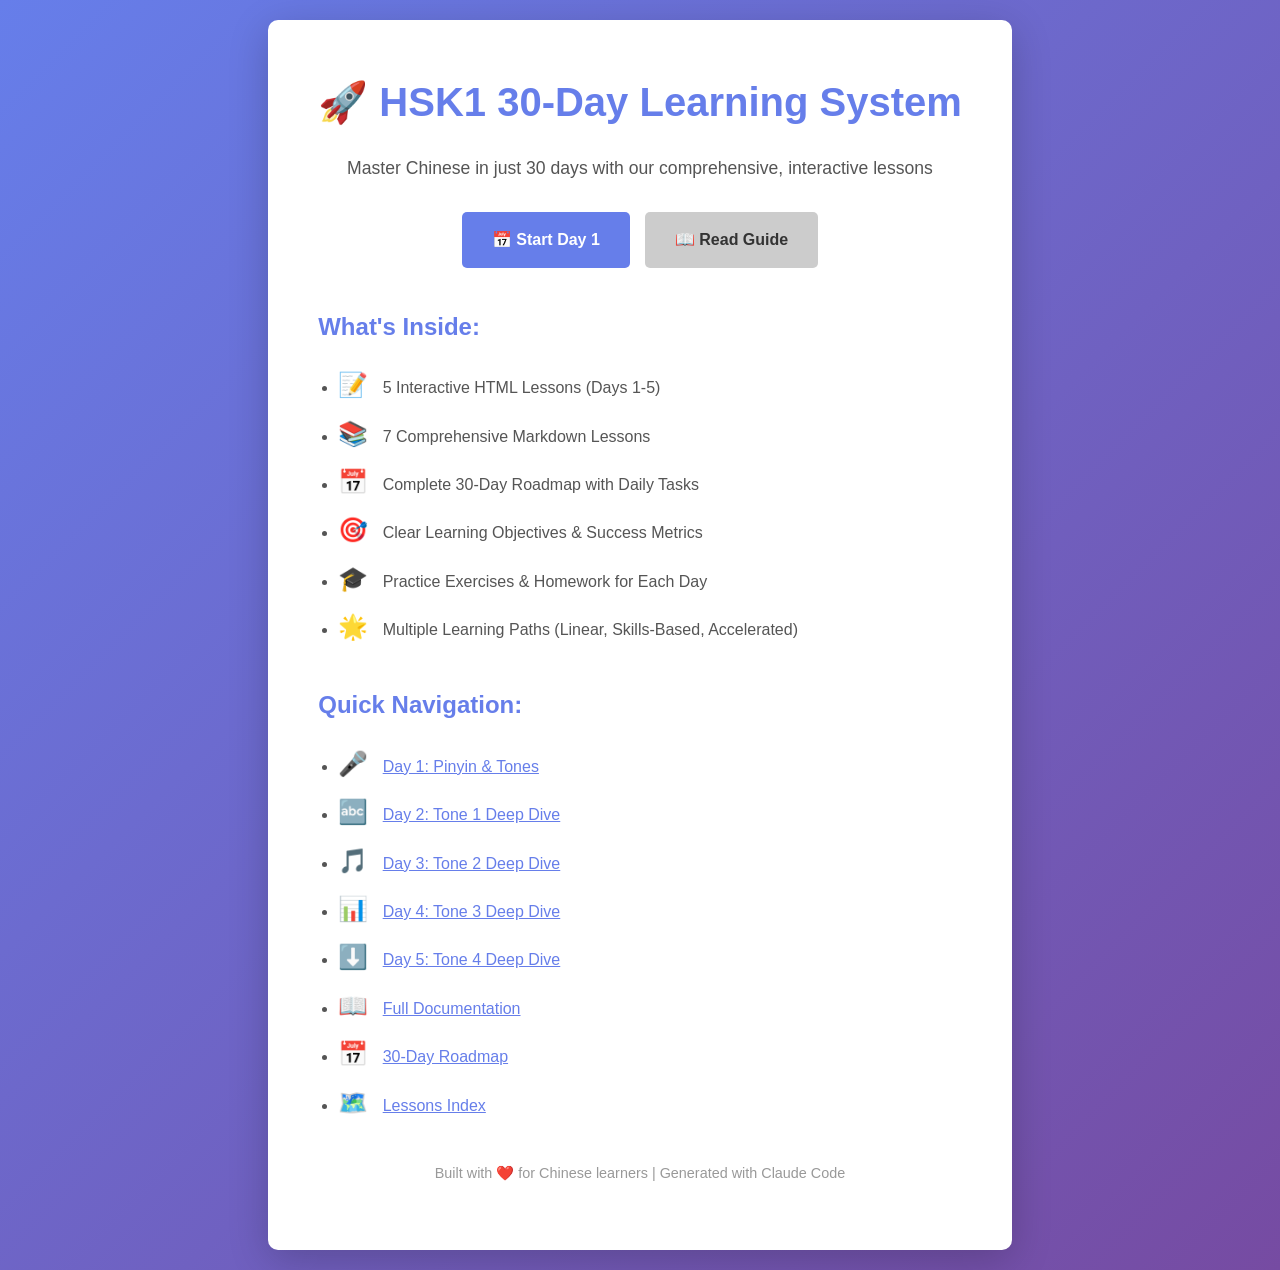
<file: index.html>
<!DOCTYPE html>
<html lang="en">
<head>
    <meta charset="UTF-8">
    <meta name="viewport" content="width=device-width, initial-scale=1.0">
    <title>HSK1 30-Day Learning System</title>
    <style>
        * {
            margin: 0;
            padding: 0;
            box-sizing: border-box;
        }
        body {
            font-family: 'Segoe UI', Tahoma, Geneva, Verdana, sans-serif;
            background: linear-gradient(135deg, #667eea 0%, #764ba2 100%);
            color: #333;
            line-height: 1.6;
            min-height: 100vh;
            display: flex;
            align-items: center;
            justify-content: center;
            padding: 20px;
        }
        .container {
            background: white;
            border-radius: 10px;
            box-shadow: 0 10px 40px rgba(0,0,0,0.2);
            padding: 50px;
            max-width: 800px;
            text-align: center;
        }
        h1 {
            color: #667eea;
            font-size: 2.5em;
            margin-bottom: 20px;
        }
        p {
            color: #555;
            font-size: 1.1em;
            margin-bottom: 15px;
        }
        .cta-buttons {
            display: flex;
            gap: 15px;
            justify-content: center;
            margin-top: 30px;
            flex-wrap: wrap;
        }
        .btn {
            display: inline-block;
            padding: 15px 30px;
            background: #667eea;
            color: white;
            text-decoration: none;
            border-radius: 5px;
            transition: background 0.3s;
            font-weight: bold;
            border: none;
            cursor: pointer;
        }
        .btn:hover {
            background: #764ba2;
        }
        .btn.secondary {
            background: #ccc;
            color: #333;
        }
        .btn.secondary:hover {
            background: #aaa;
        }
        .features {
            margin: 40px 0;
            text-align: left;
        }
        .features h2 {
            color: #667eea;
            margin-bottom: 20px;
        }
        .features ul {
            margin-left: 20px;
        }
        .features li {
            margin-bottom: 10px;
            color: #555;
        }
        .emoji {
            font-size: 1.5em;
            margin-right: 10px;
        }
        a {
            color: #667eea;
        }
        a:hover {
            text-decoration: underline;
        }
    </style>
</head>
<body>
    <div class="container">
        <h1>🚀 HSK1 30-Day Learning System</h1>
        <p>Master Chinese in just 30 days with our comprehensive, interactive lessons</p>

        <div class="cta-buttons">
            <a href="lessons/DAY-01-Pinyin-Introduction.html" class="btn">📅 Start Day 1</a>
            <a href="README.md" class="btn secondary">📖 Read Guide</a>
        </div>

        <div class="features">
            <h2>What's Inside:</h2>
            <ul>
                <li><span class="emoji">📝</span> 5 Interactive HTML Lessons (Days 1-5)</li>
                <li><span class="emoji">📚</span> 7 Comprehensive Markdown Lessons</li>
                <li><span class="emoji">📅</span> Complete 30-Day Roadmap with Daily Tasks</li>
                <li><span class="emoji">🎯</span> Clear Learning Objectives & Success Metrics</li>
                <li><span class="emoji">🎓</span> Practice Exercises & Homework for Each Day</li>
                <li><span class="emoji">🌟</span> Multiple Learning Paths (Linear, Skills-Based, Accelerated)</li>
            </ul>
        </div>

        <div class="features">
            <h2>Quick Navigation:</h2>
            <ul>
                <li><span class="emoji">🎤</span> <a href="lessons/DAY-01-Pinyin-Introduction.html">Day 1: Pinyin & Tones</a></li>
                <li><span class="emoji">🔤</span> <a href="lessons/DAY-02-Tone-1-Deep-Dive.html">Day 2: Tone 1 Deep Dive</a></li>
                <li><span class="emoji">🎵</span> <a href="lessons/DAY-03-Tone-2-Deep-Dive.html">Day 3: Tone 2 Deep Dive</a></li>
                <li><span class="emoji">📊</span> <a href="lessons/DAY-04-Tone-3-Deep-Dive.html">Day 4: Tone 3 Deep Dive</a></li>
                <li><span class="emoji">⬇️</span> <a href="lessons/DAY-05-Tone-4-Deep-Dive.html">Day 5: Tone 4 Deep Dive</a></li>
                <li><span class="emoji">📖</span> <a href="README.md">Full Documentation</a></li>
                <li><span class="emoji">📅</span> <a href="30-DAY-ROADMAP.md">30-Day Roadmap</a></li>
                <li><span class="emoji">🗺️</span> <a href="LESSONS-INDEX.md">Lessons Index</a></li>
            </ul>
        </div>

        <p style="margin-top: 40px; color: #999; font-size: 0.9em;">
            Built with ❤️ for Chinese learners | Generated with Claude Code
        </p>
    </div>
</body>
</html>
</file>
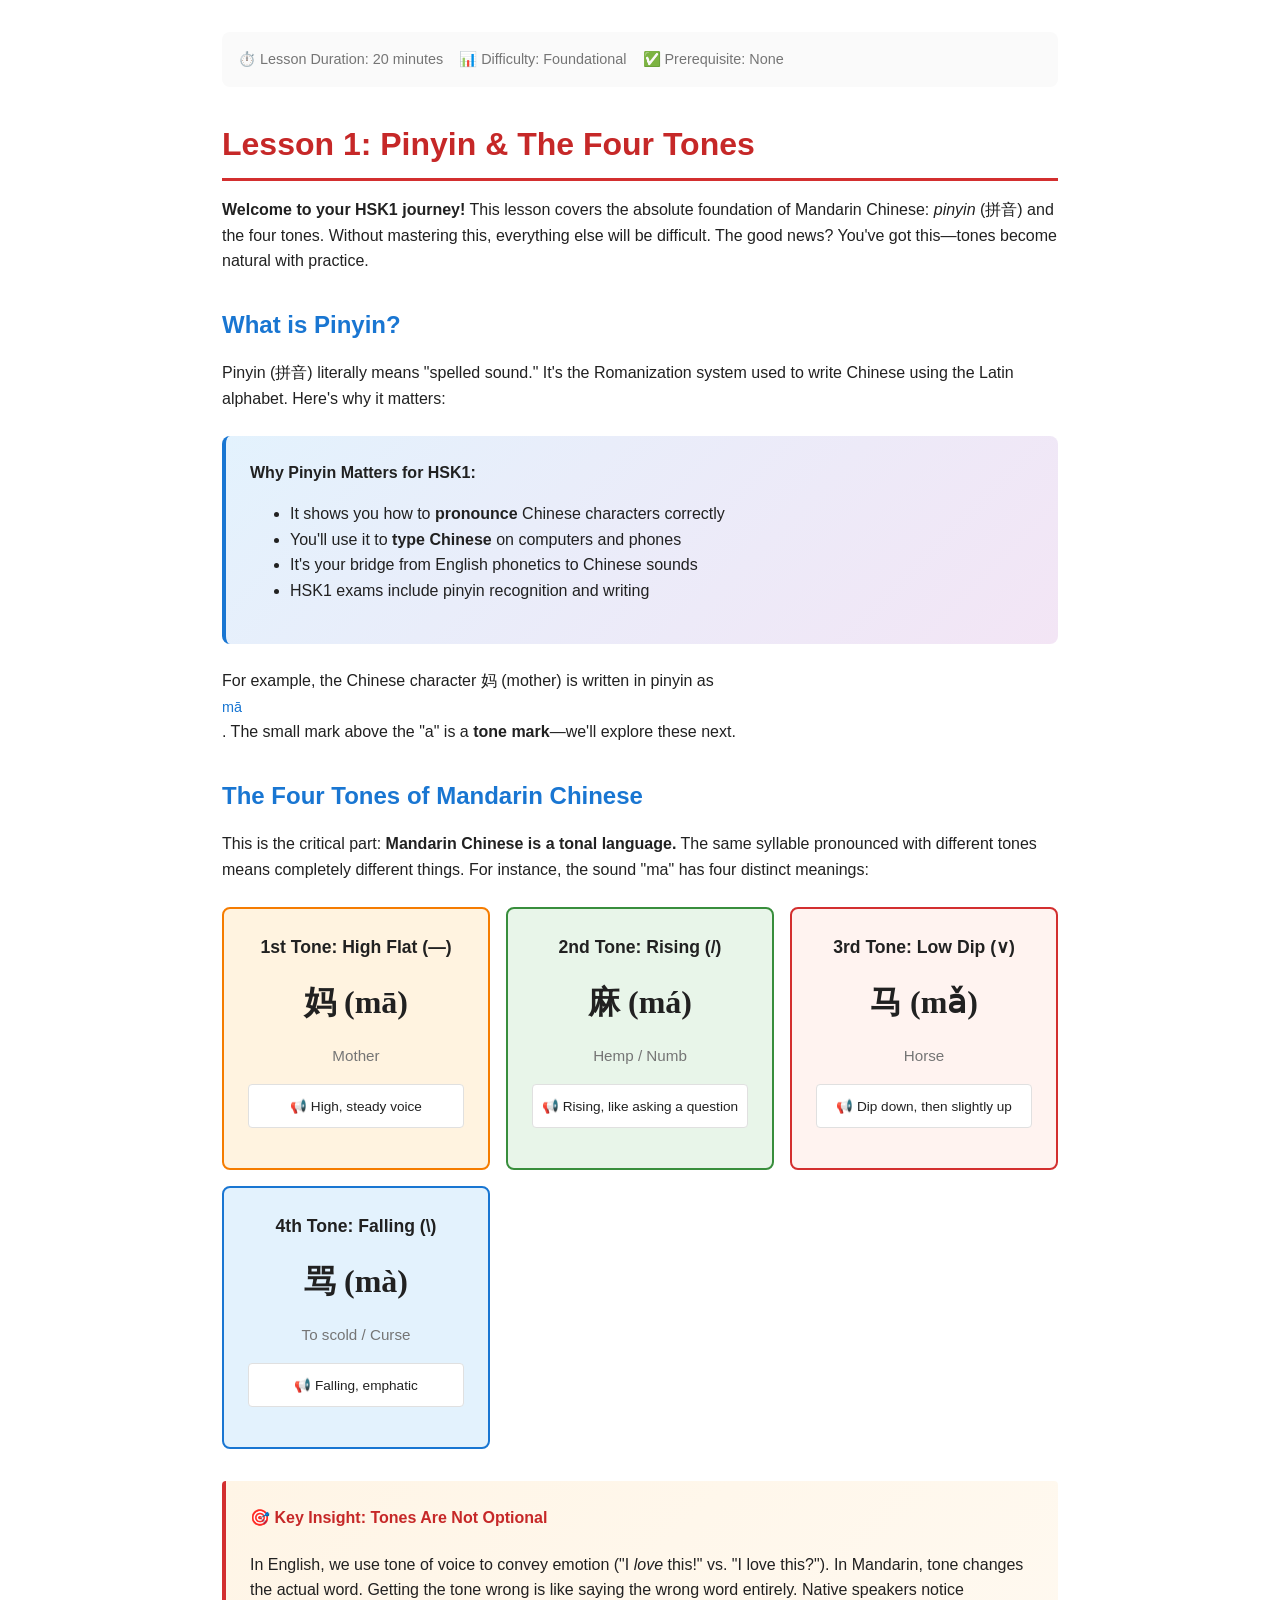
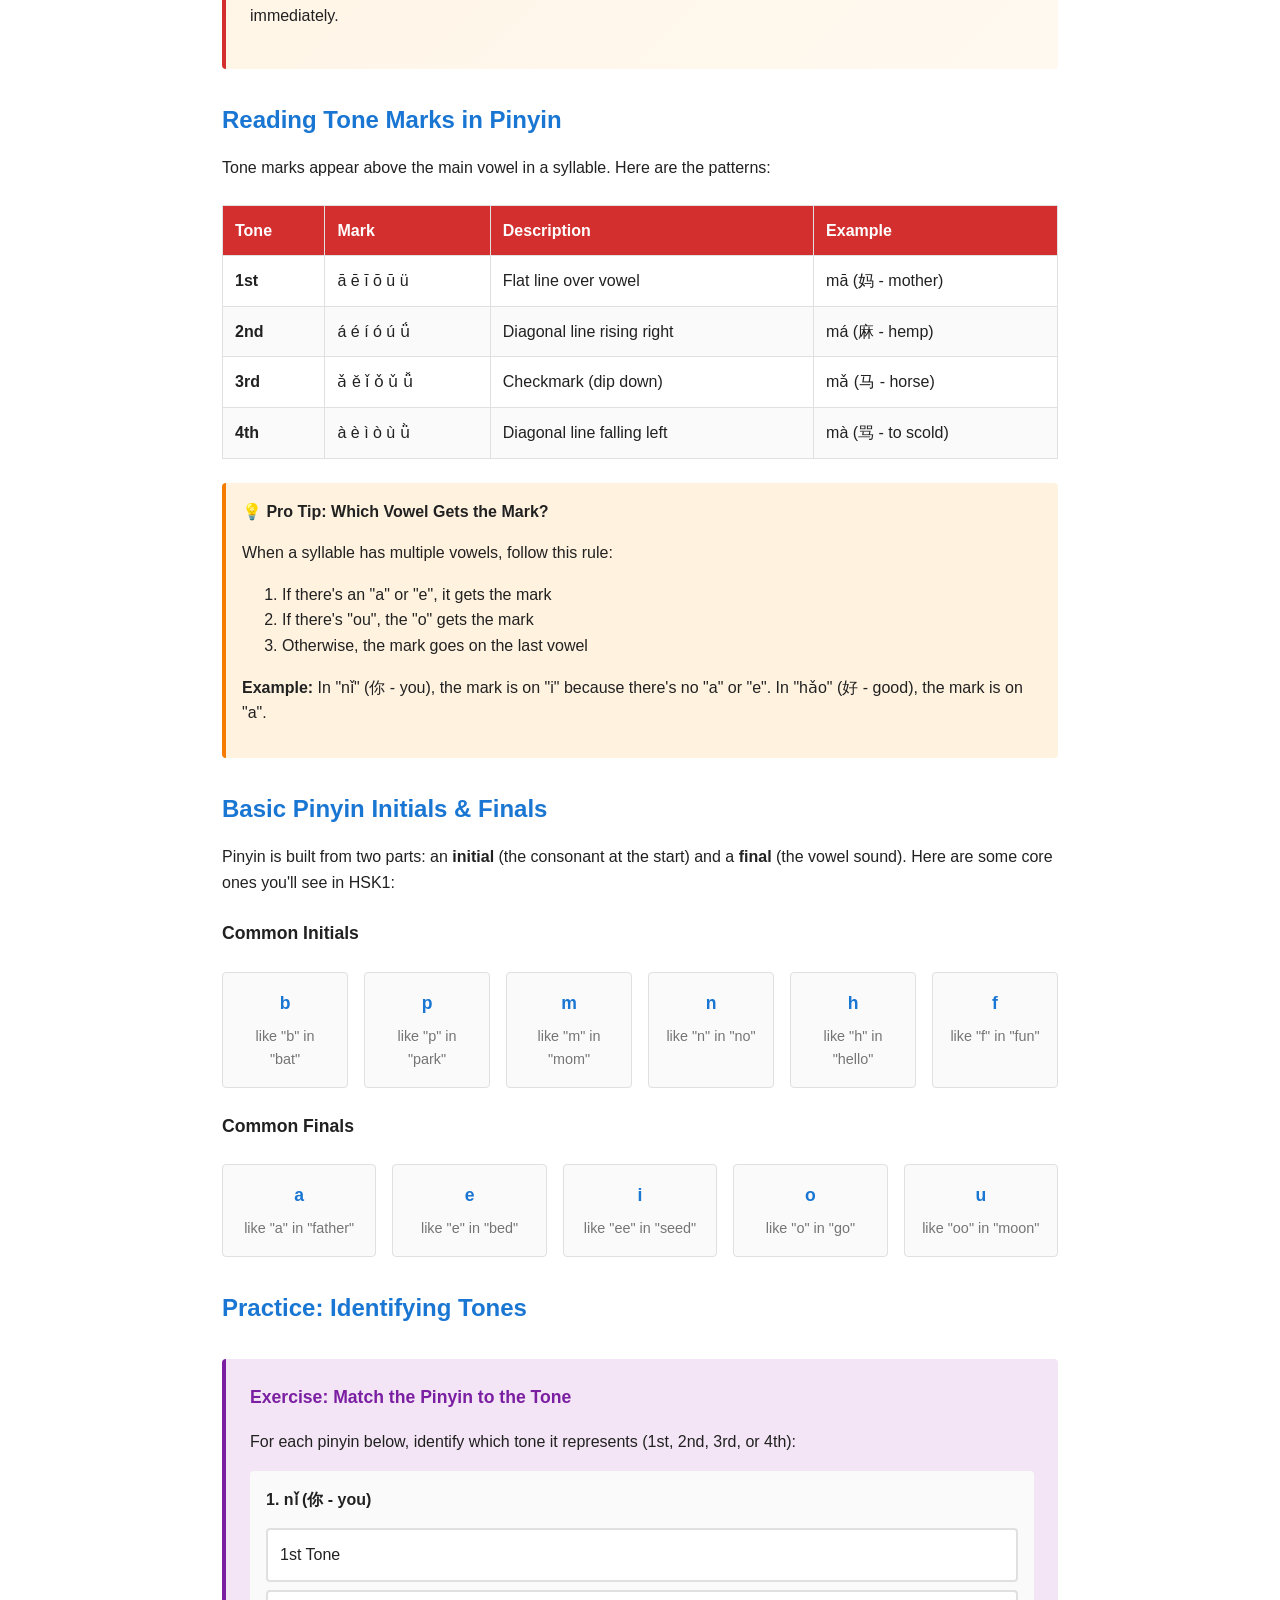
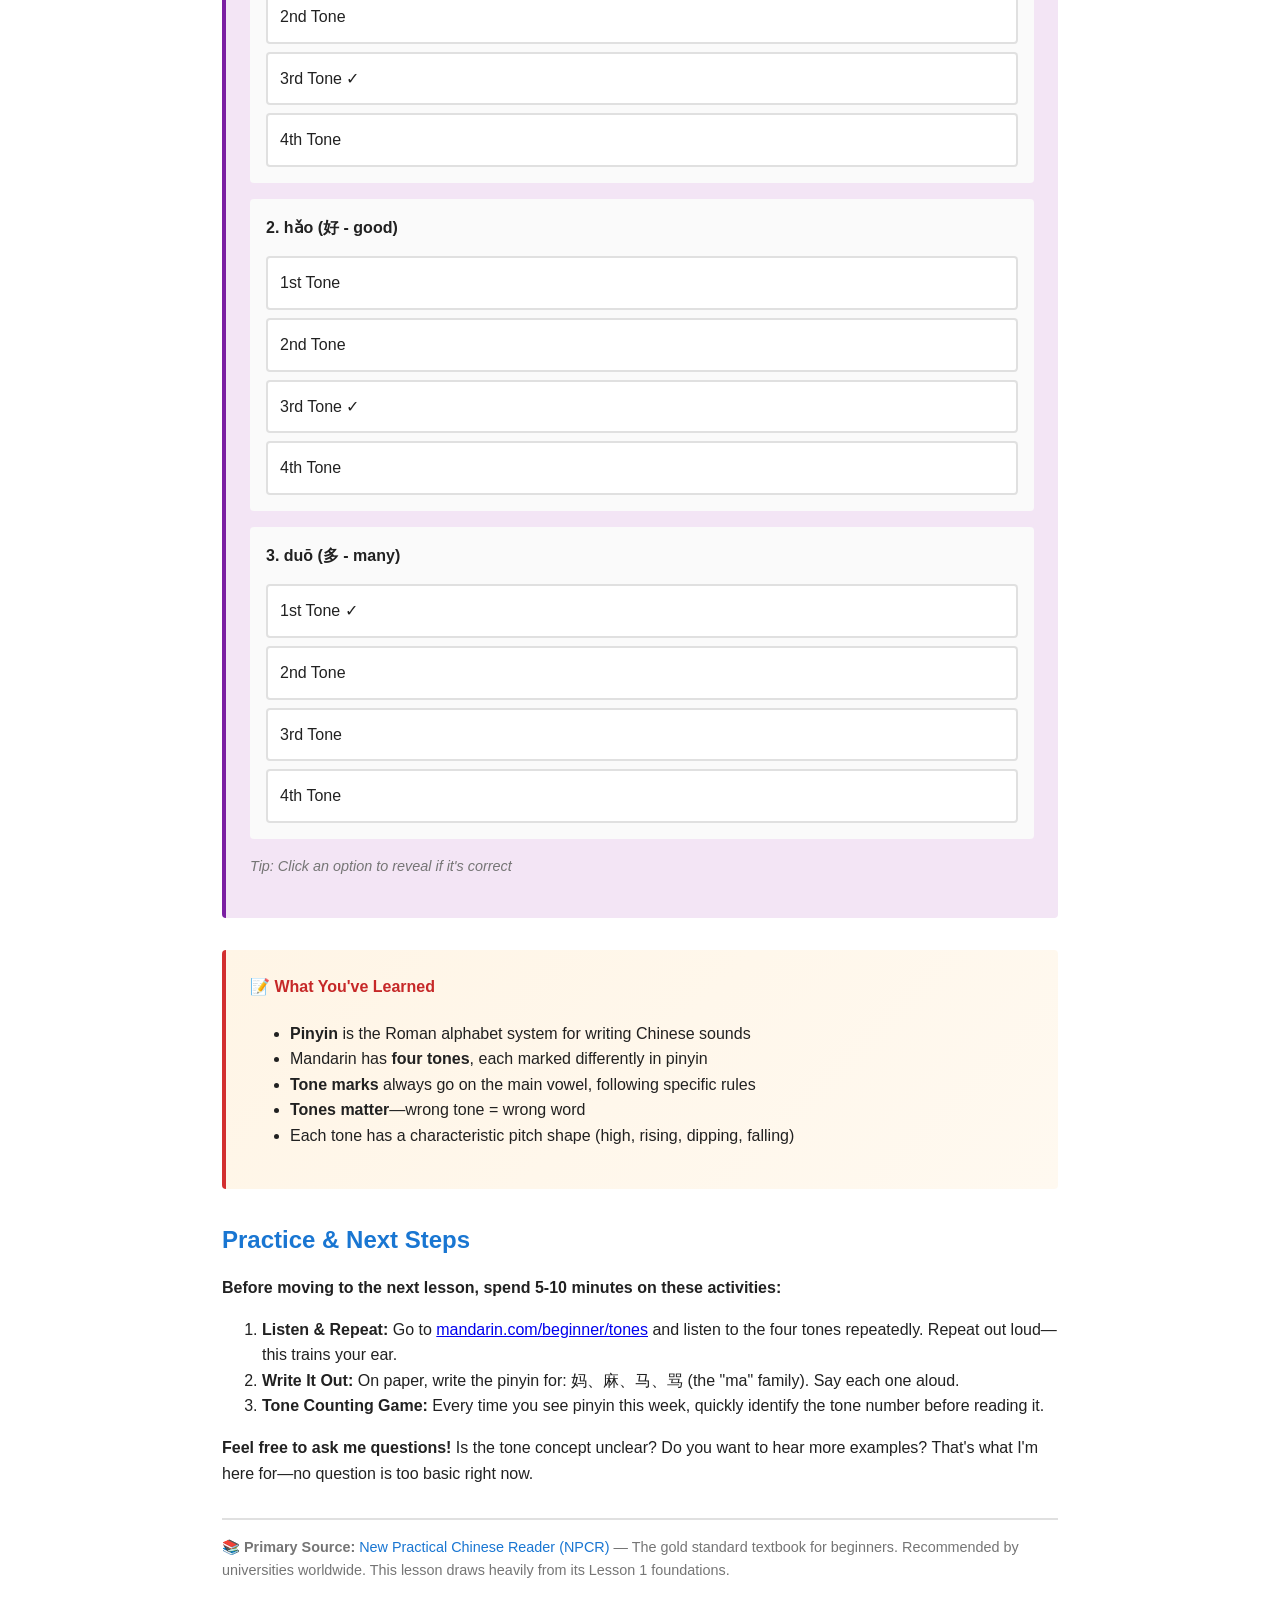
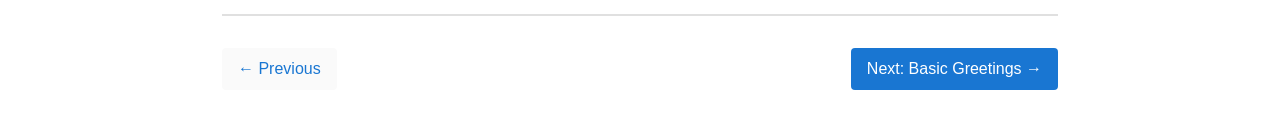
<file: lessons/0001-pinyin-and-the-four-tones.html>
<!DOCTYPE html>
<html lang="en">
<head>
  <meta charset="UTF-8">
  <meta name="viewport" content="width=device-width, initial-scale=1.0">
  <title>Lesson 1: Pinyin & The Four Tones</title>
  <link rel="stylesheet" href="../assets/lesson-styles.css">
  <style>
    .tone-demo {
      display: grid;
      grid-template-columns: repeat(auto-fit, minmax(200px, 1fr));
      gap: 1rem;
      margin: 1.5rem 0;
    }

    .tone-card {
      padding: 1.5rem;
      border-radius: 8px;
      text-align: center;
      border: 2px solid var(--border);
    }

    .tone-card.high { background: #fff3e0; border-color: var(--warning); }
    .tone-card.rising { background: #e8f5e9; border-color: var(--success); }
    .tone-card.low { background: #fff3f0; border-color: var(--primary); }
    .tone-card.falling { background: #e3f2fd; border-color: var(--secondary); }

    .tone-name {
      font-size: 1.1rem;
      font-weight: 600;
      margin-bottom: 0.5rem;
    }

    .tone-example {
      font-size: 2rem;
      font-weight: bold;
      margin: 1rem 0;
      font-family: 'SimSun', serif;
    }

    .tone-description {
      font-size: 0.95rem;
      color: var(--text-secondary);
    }

    .pinyin-intro {
      background: linear-gradient(135deg, #e3f2fd 0%, #f3e5f5 100%);
      border-left: 4px solid var(--secondary);
      padding: 1.5rem;
      margin: 1.5rem 0;
      border-radius: 8px;
    }

    .pronunciation-grid {
      display: grid;
      grid-template-columns: repeat(auto-fit, minmax(120px, 1fr));
      gap: 1rem;
      margin: 1.5rem 0;
    }

    .pronunciation-item {
      background: var(--bg-light);
      padding: 1rem;
      border-radius: 4px;
      text-align: center;
      border: 1px solid var(--border);
    }

    .pronunciation-pinyin {
      font-size: 1.1rem;
      font-weight: 600;
      color: var(--secondary);
      margin-bottom: 0.5rem;
    }

    .pronunciation-sound {
      font-size: 0.9rem;
      color: var(--text-secondary);
    }
  </style>
</head>
<body>
  <div class="lesson-meta">
    <span>⏱️ Lesson Duration: 20 minutes</span>
    <span>📊 Difficulty: Foundational</span>
    <span>✅ Prerequisite: None</span>
  </div>

  <h1>Lesson 1: Pinyin & The Four Tones</h1>

  <p><strong>Welcome to your HSK1 journey!</strong> This lesson covers the absolute foundation of Mandarin Chinese: <em>pinyin</em> (拼音) and the four tones. Without mastering this, everything else will be difficult. The good news? You've got this—tones become natural with practice.</p>

  <!-- Section 1: What is Pinyin? -->
  <h2>What is Pinyin?</h2>

  <p>Pinyin (拼音) literally means "spelled sound." It's the Romanization system used to write Chinese using the Latin alphabet. Here's why it matters:</p>

  <div class="pinyin-intro">
    <strong>Why Pinyin Matters for HSK1:</strong>
    <ul>
      <li>It shows you how to <strong>pronounce</strong> Chinese characters correctly</li>
      <li>You'll use it to <strong>type Chinese</strong> on computers and phones</li>
      <li>It's your bridge from English phonetics to Chinese sounds</li>
      <li>HSK1 exams include pinyin recognition and writing</li>
    </ul>
  </div>

  <p>For example, the Chinese character 妈 (mother) is written in pinyin as <span class="pinyin">mā</span>. The small mark above the "a" is a <strong>tone mark</strong>—we'll explore these next.</p>

  <!-- Section 2: The Four Tones -->
  <h2>The Four Tones of Mandarin Chinese</h2>

  <p>This is the critical part: <strong>Mandarin Chinese is a tonal language.</strong> The same syllable pronounced with different tones means completely different things. For instance, the sound "ma" has four distinct meanings:</p>

  <div class="tone-demo">
    <div class="tone-card high">
      <div class="tone-name">1st Tone: High Flat (—)</div>
      <div class="tone-example">妈 (mā)</div>
      <div class="tone-description">Mother</div>
      <div class="audio-box" style="margin-top: 1rem; background: white; border: 1px solid var(--border); padding: 0.5rem;">
        <span style="font-size: 0.85rem;">📢 High, steady voice</span>
      </div>
    </div>

    <div class="tone-card rising">
      <div class="tone-name">2nd Tone: Rising (/)</div>
      <div class="tone-example">麻 (má)</div>
      <div class="tone-description">Hemp / Numb</div>
      <div class="audio-box" style="margin-top: 1rem; background: white; border: 1px solid var(--border); padding: 0.5rem;">
        <span style="font-size: 0.85rem;">📢 Rising, like asking a question</span>
      </div>
    </div>

    <div class="tone-card low">
      <div class="tone-name">3rd Tone: Low Dip (∨)</div>
      <div class="tone-example">马 (mǎ)</div>
      <div class="tone-description">Horse</div>
      <div class="audio-box" style="margin-top: 1rem; background: white; border: 1px solid var(--border); padding: 0.5rem;">
        <span style="font-size: 0.85rem;">📢 Dip down, then slightly up</span>
      </div>
    </div>

    <div class="tone-card falling">
      <div class="tone-name">4th Tone: Falling (\)</div>
      <div class="tone-example">骂 (mà)</div>
      <div class="tone-description">To scold / Curse</div>
      <div class="audio-box" style="margin-top: 1rem; background: white; border: 1px solid var(--border); padding: 0.5rem;">
        <span style="font-size: 0.85rem;">📢 Falling, emphatic</span>
      </div>
    </div>
  </div>

  <div class="takeaway">
    <h4>🎯 Key Insight: Tones Are Not Optional</h4>
    <p>In English, we use tone of voice to convey emotion ("I <em>love</em> this!" vs. "I love this?"). In Mandarin, tone changes the actual word. Getting the tone wrong is like saying the wrong word entirely. Native speakers notice immediately.</p>
  </div>

  <!-- Section 3: How to Read Tone Marks -->
  <h2>Reading Tone Marks in Pinyin</h2>

  <p>Tone marks appear above the main vowel in a syllable. Here are the patterns:</p>

  <table>
    <thead>
      <tr>
        <th>Tone</th>
        <th>Mark</th>
        <th>Description</th>
        <th>Example</th>
      </tr>
    </thead>
    <tbody>
      <tr>
        <td><strong>1st</strong></td>
        <td>ā ē ī ō ū ü</td>
        <td>Flat line over vowel</td>
        <td>mā (妈 - mother)</td>
      </tr>
      <tr>
        <td><strong>2nd</strong></td>
        <td>á é í ó ú ǘ</td>
        <td>Diagonal line rising right</td>
        <td>má (麻 - hemp)</td>
      </tr>
      <tr>
        <td><strong>3rd</strong></td>
        <td>ǎ ě ǐ ǒ ǔ ǚ</td>
        <td>Checkmark (dip down)</td>
        <td>mǎ (马 - horse)</td>
      </tr>
      <tr>
        <td><strong>4th</strong></td>
        <td>à è ì ò ù ǜ</td>
        <td>Diagonal line falling left</td>
        <td>mà (骂 - to scold)</td>
      </tr>
    </tbody>
  </table>

  <div class="example">
    <div class="example-title">💡 Pro Tip: Which Vowel Gets the Mark?</div>
    <p>When a syllable has multiple vowels, follow this rule:</p>
    <ol>
      <li>If there's an "a" or "e", it gets the mark</li>
      <li>If there's "ou", the "o" gets the mark</li>
      <li>Otherwise, the mark goes on the last vowel</li>
    </ol>
    <p><strong>Example:</strong> In "nǐ" (你 - you), the mark is on "i" because there's no "a" or "e". In "hǎo" (好 - good), the mark is on "a".</p>
  </div>

  <!-- Section 4: Basic Pinyin Sounds -->
  <h2>Basic Pinyin Initials & Finals</h2>

  <p>Pinyin is built from two parts: an <strong>initial</strong> (the consonant at the start) and a <strong>final</strong> (the vowel sound). Here are some core ones you'll see in HSK1:</p>

  <h3>Common Initials</h3>
  <div class="pronunciation-grid">
    <div class="pronunciation-item">
      <div class="pronunciation-pinyin">b</div>
      <div class="pronunciation-sound">like "b" in "bat"</div>
    </div>
    <div class="pronunciation-item">
      <div class="pronunciation-pinyin">p</div>
      <div class="pronunciation-sound">like "p" in "park"</div>
    </div>
    <div class="pronunciation-item">
      <div class="pronunciation-pinyin">m</div>
      <div class="pronunciation-sound">like "m" in "mom"</div>
    </div>
    <div class="pronunciation-item">
      <div class="pronunciation-pinyin">n</div>
      <div class="pronunciation-sound">like "n" in "no"</div>
    </div>
    <div class="pronunciation-item">
      <div class="pronunciation-pinyin">h</div>
      <div class="pronunciation-sound">like "h" in "hello"</div>
    </div>
    <div class="pronunciation-item">
      <div class="pronunciation-pinyin">f</div>
      <div class="pronunciation-sound">like "f" in "fun"</div>
    </div>
  </div>

  <h3>Common Finals</h3>
  <div class="pronunciation-grid">
    <div class="pronunciation-item">
      <div class="pronunciation-pinyin">a</div>
      <div class="pronunciation-sound">like "a" in "father"</div>
    </div>
    <div class="pronunciation-item">
      <div class="pronunciation-pinyin">e</div>
      <div class="pronunciation-sound">like "e" in "bed"</div>
    </div>
    <div class="pronunciation-item">
      <div class="pronunciation-pinyin">i</div>
      <div class="pronunciation-sound">like "ee" in "seed"</div>
    </div>
    <div class="pronunciation-item">
      <div class="pronunciation-pinyin">o</div>
      <div class="pronunciation-sound">like "o" in "go"</div>
    </div>
    <div class="pronunciation-item">
      <div class="pronunciation-pinyin">u</div>
      <div class="pronunciation-sound">like "oo" in "moon"</div>
    </div>
  </div>

  <!-- Section 5: Practice -->
  <h2>Practice: Identifying Tones</h2>

  <div class="practice">
    <h3>Exercise: Match the Pinyin to the Tone</h3>
    <p>For each pinyin below, identify which tone it represents (1st, 2nd, 3rd, or 4th):</p>

    <div class="quiz-question">
      <strong>1. nǐ (你 - you)</strong>
      <div class="quiz-options">
        <div class="quiz-option" onclick="this.classList.toggle('correct')">1st Tone</div>
        <div class="quiz-option" onclick="this.classList.toggle('correct')">2nd Tone</div>
        <div class="quiz-option" onclick="this.classList.toggle('correct')">3rd Tone ✓</div>
        <div class="quiz-option" onclick="this.classList.toggle('correct')">4th Tone</div>
      </div>
    </div>

    <div class="quiz-question">
      <strong>2. hǎo (好 - good)</strong>
      <div class="quiz-options">
        <div class="quiz-option" onclick="this.classList.toggle('correct')">1st Tone</div>
        <div class="quiz-option" onclick="this.classList.toggle('correct')">2nd Tone</div>
        <div class="quiz-option" onclick="this.classList.toggle('correct')">3rd Tone ✓</div>
        <div class="quiz-option" onclick="this.classList.toggle('correct')">4th Tone</div>
      </div>
    </div>

    <div class="quiz-question">
      <strong>3. duō (多 - many)</strong>
      <div class="quiz-options">
        <div class="quiz-option" onclick="this.classList.toggle('correct')">1st Tone ✓</div>
        <div class="quiz-option" onclick="this.classList.toggle('correct')">2nd Tone</div>
        <div class="quiz-option" onclick="this.classList.toggle('correct')">3rd Tone</div>
        <div class="quiz-option" onclick="this.classList.toggle('correct')">4th Tone</div>
      </div>
    </div>

    <p style="margin-top: 1rem; color: var(--text-secondary); font-size: 0.9rem;"><em>Tip: Click an option to reveal if it's correct</em></p>
  </div>

  <!-- Section 6: Key Takeaway -->
  <div class="takeaway">
    <h4>📝 What You've Learned</h4>
    <ul>
      <li><strong>Pinyin</strong> is the Roman alphabet system for writing Chinese sounds</li>
      <li>Mandarin has <strong>four tones</strong>, each marked differently in pinyin</li>
      <li><strong>Tone marks</strong> always go on the main vowel, following specific rules</li>
      <li><strong>Tones matter</strong>—wrong tone = wrong word</li>
      <li>Each tone has a characteristic pitch shape (high, rising, dipping, falling)</li>
    </ul>
  </div>

  <!-- Next Steps -->
  <h2>Practice & Next Steps</h2>

  <p><strong>Before moving to the next lesson, spend 5-10 minutes on these activities:</strong></p>

  <ol>
    <li><strong>Listen & Repeat:</strong> Go to <a href="https://www.mandarin.com/beginner/tones" target="_blank">mandarin.com/beginner/tones</a> and listen to the four tones repeatedly. Repeat out loud—this trains your ear.</li>
    <li><strong>Write It Out:</strong> On paper, write the pinyin for: 妈、麻、马、骂 (the "ma" family). Say each one aloud.</li>
    <li><strong>Tone Counting Game:</strong> Every time you see pinyin this week, quickly identify the tone number before reading it.</li>
  </ol>

  <p><strong>Feel free to ask me questions!</strong> Is the tone concept unclear? Do you want to hear more examples? That's what I'm here for—no question is too basic right now.</p>

  <div class="source">
    <strong>📚 Primary Source:</strong> <a href="https://chineselessons.com/" target="_blank">New Practical Chinese Reader (NPCR)</a> — The gold standard textbook for beginners. Recommended by universities worldwide. This lesson draws heavily from its Lesson 1 foundations.
  </div>

  <div class="nav-links">
    <a href="#" class="nav-prev">← Previous</a>
    <a href="./0002-basic-greetings.html" class="nav-next">Next: Basic Greetings →</a>
  </div>

</body>
</html>
</file>
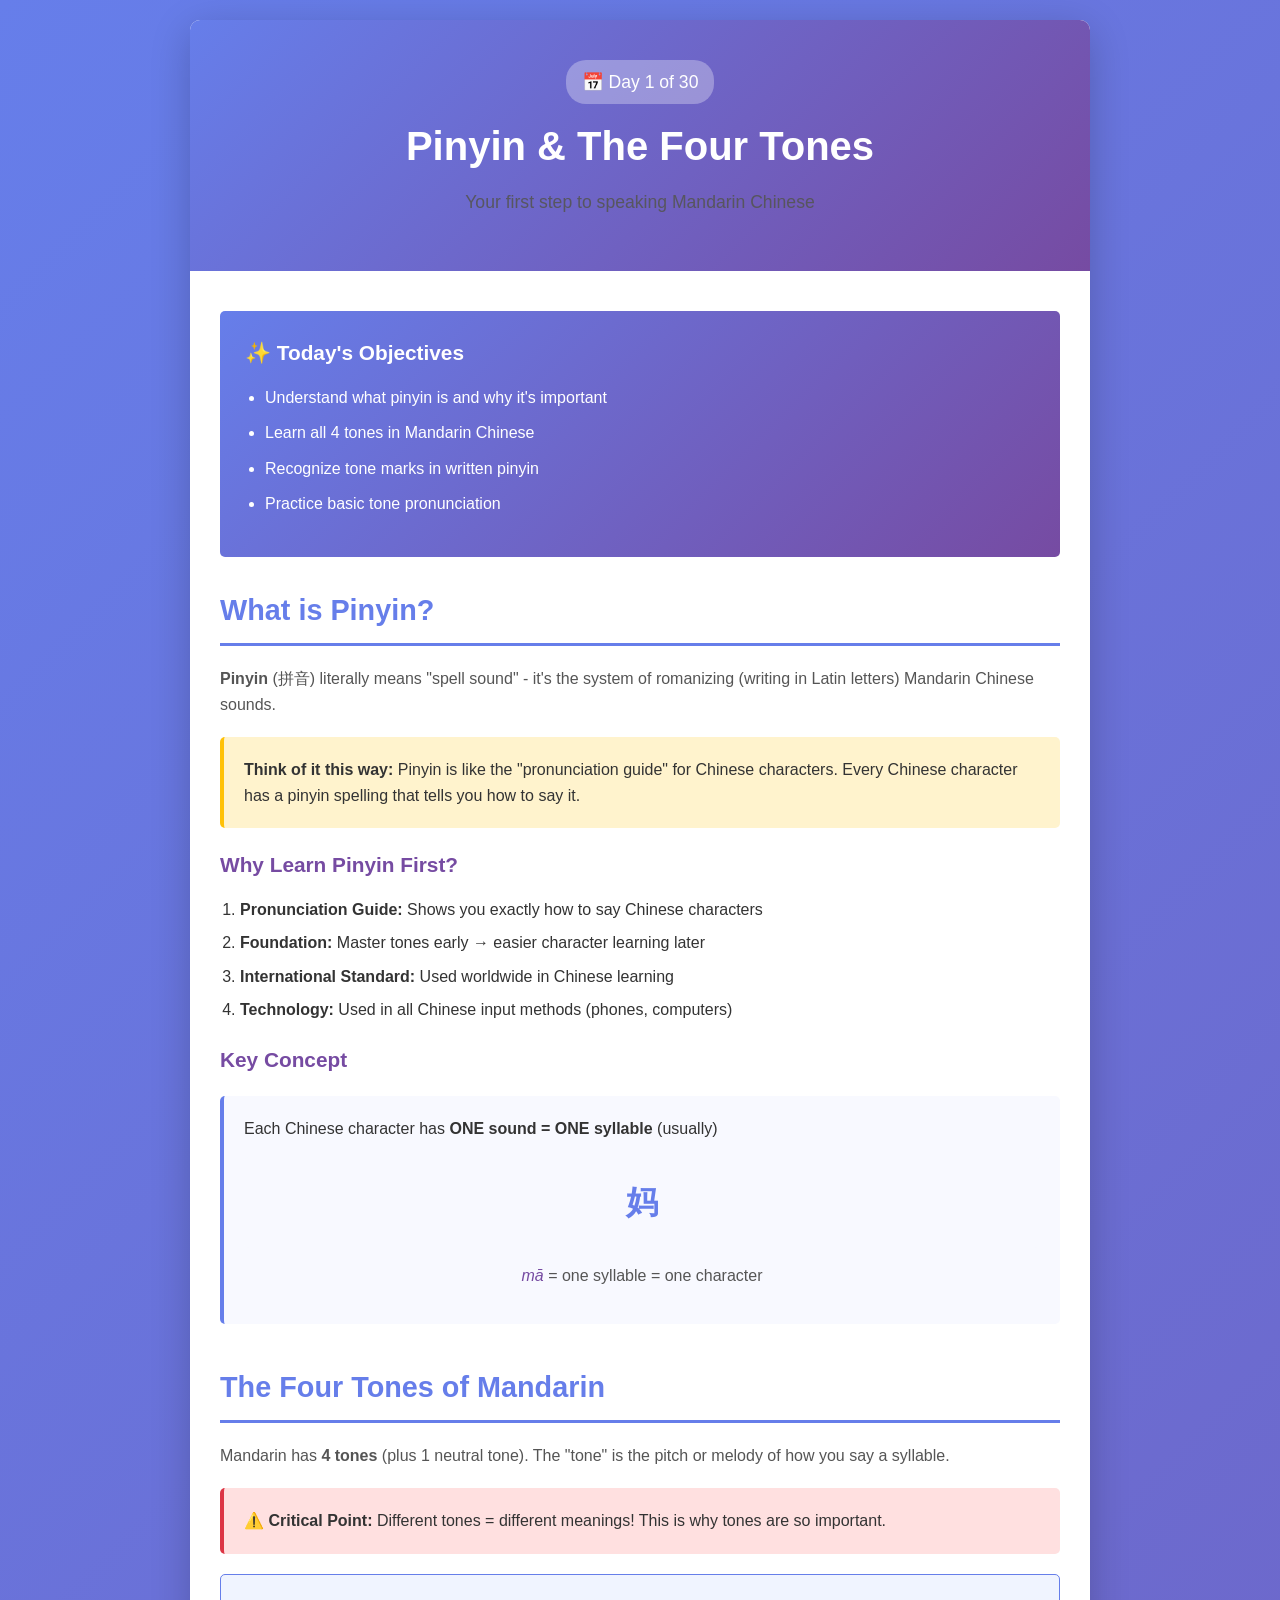
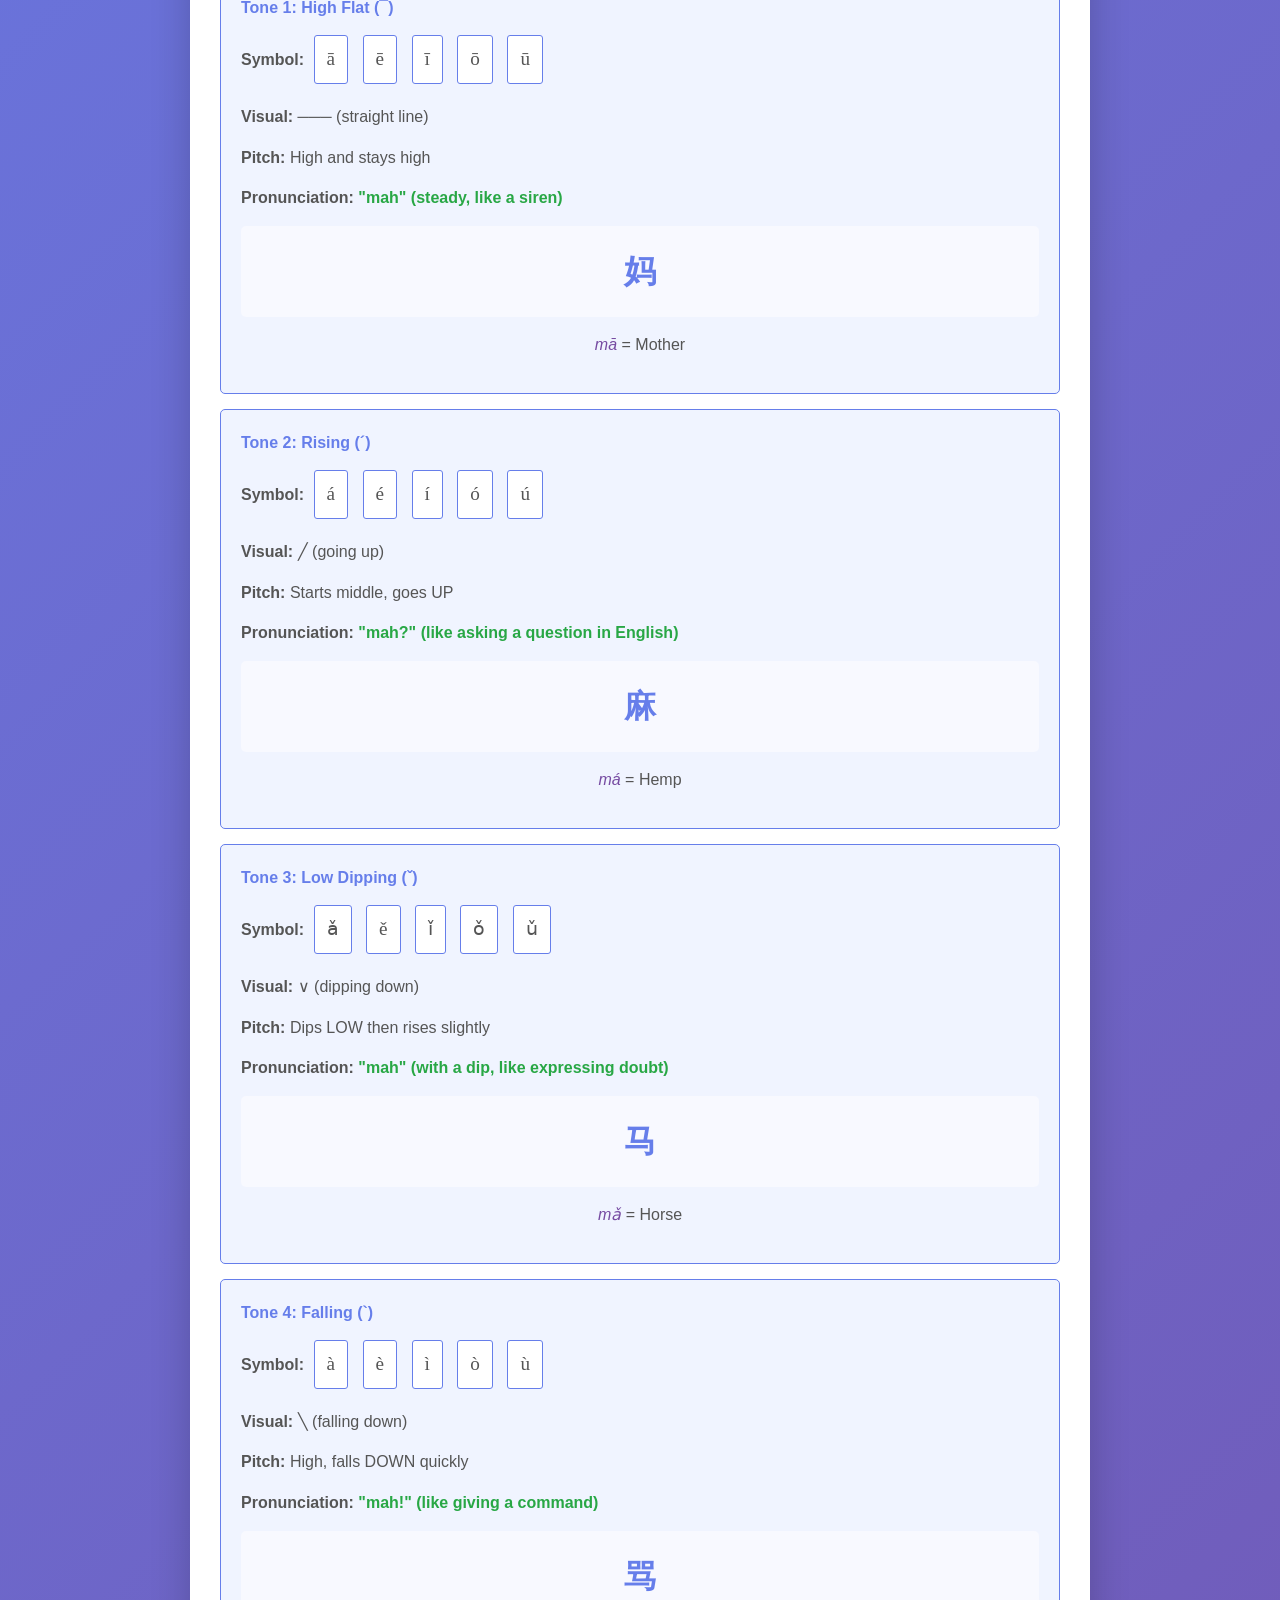
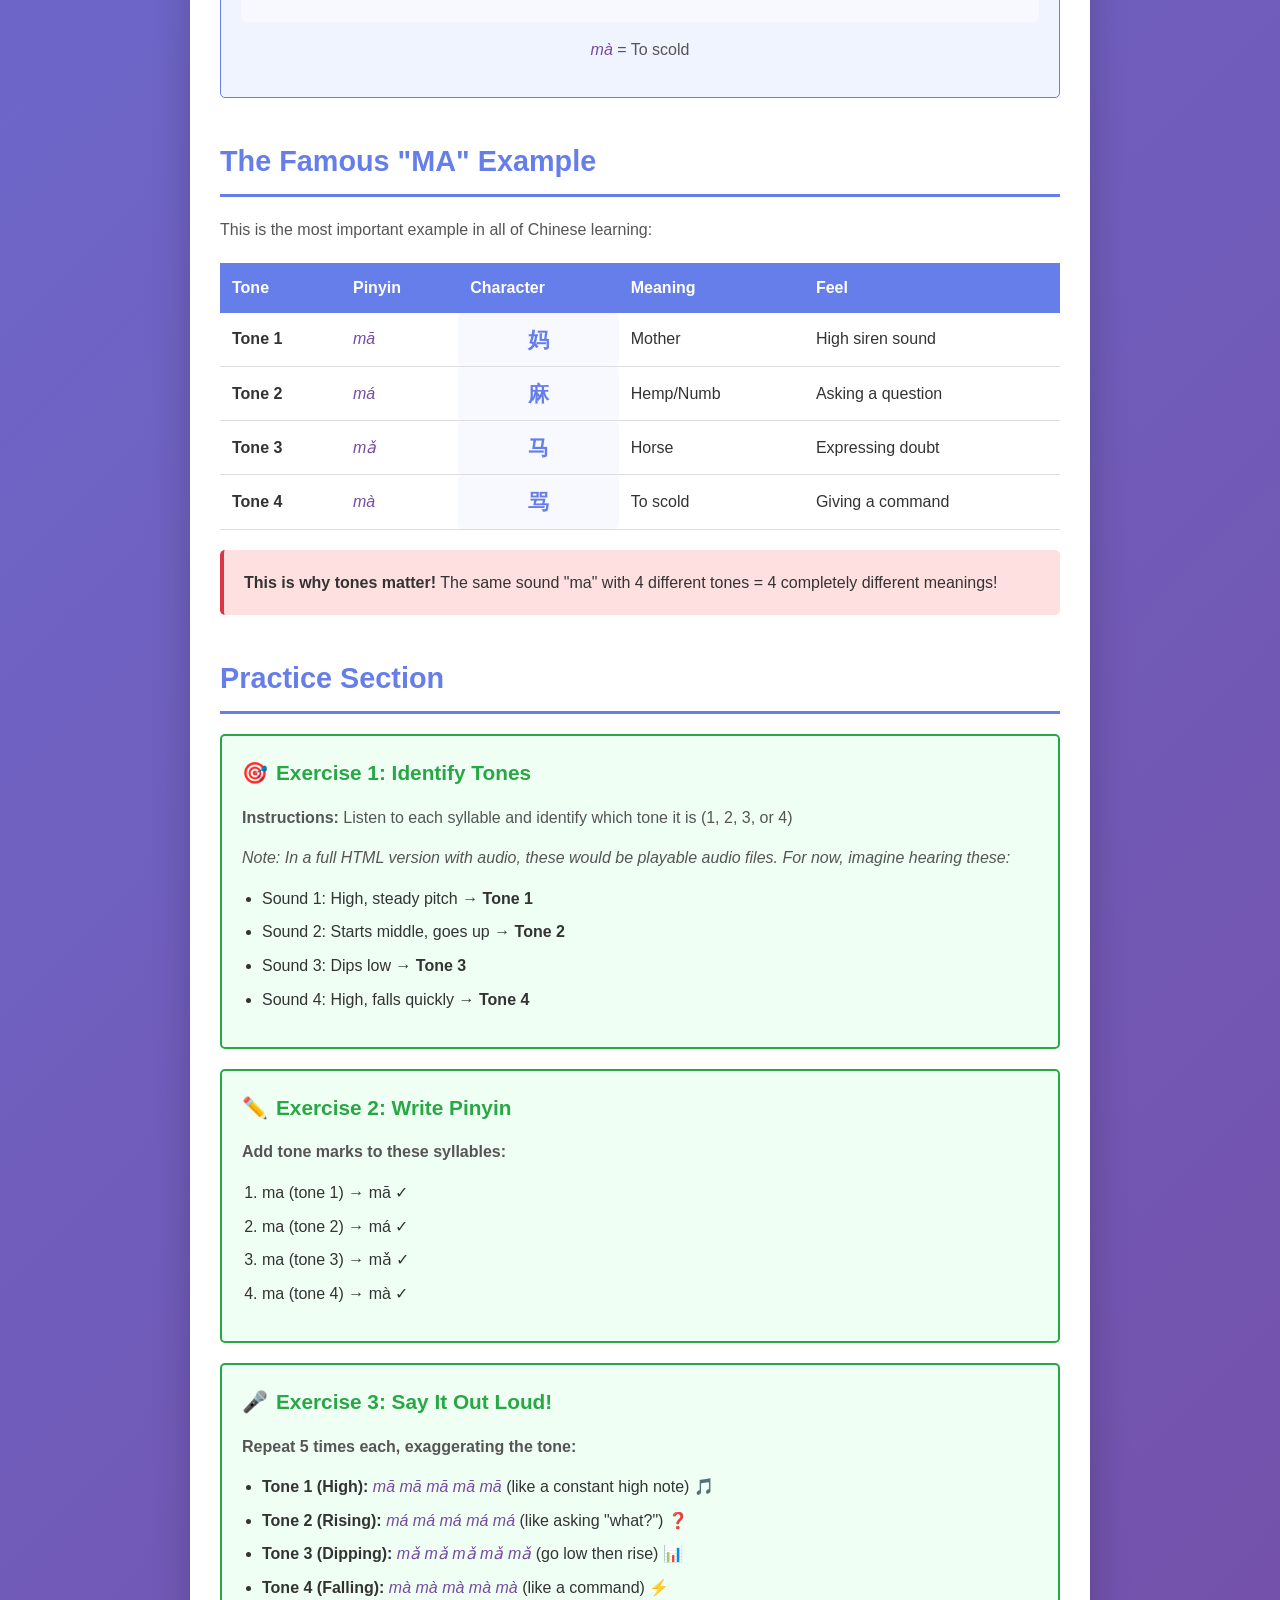
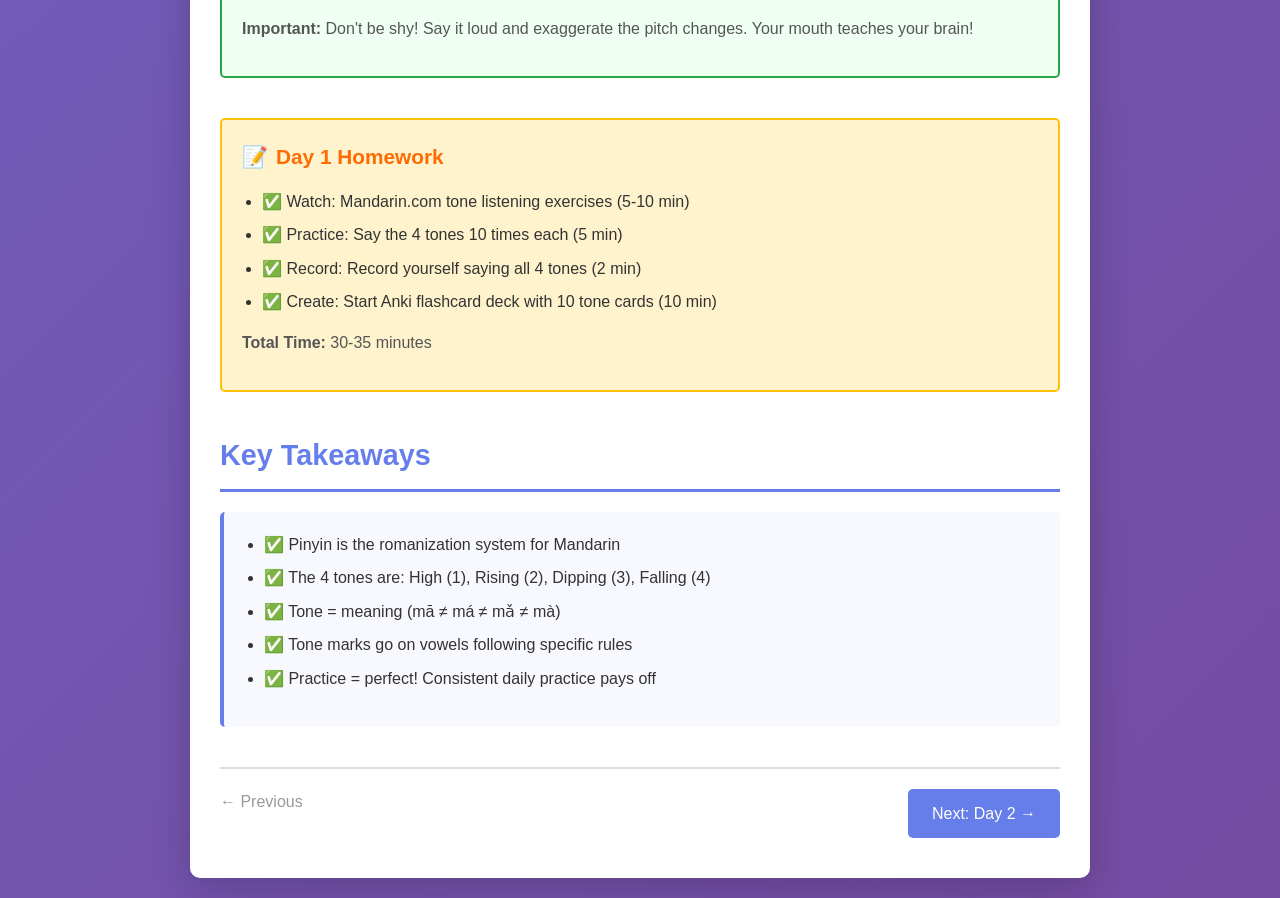
<file: lessons/DAY-01-Pinyin-Introduction.html>
<!DOCTYPE html>
<html lang="en">
<head>
    <meta charset="UTF-8">
    <meta name="viewport" content="width=device-width, initial-scale=1.0">
    <title>Day 1: Pinyin & The Four Tones</title>
    <style>
        * {
            margin: 0;
            padding: 0;
            box-sizing: border-box;
        }

        body {
            font-family: 'Segoe UI', Tahoma, Geneva, Verdana, sans-serif;
            background: linear-gradient(135deg, #667eea 0%, #764ba2 100%);
            color: #333;
            line-height: 1.6;
            min-height: 100vh;
            padding: 20px;
        }

        .container {
            max-width: 900px;
            margin: 0 auto;
            background: white;
            border-radius: 10px;
            box-shadow: 0 10px 40px rgba(0,0,0,0.2);
            overflow: hidden;
        }

        .header {
            background: linear-gradient(135deg, #667eea 0%, #764ba2 100%);
            color: white;
            padding: 40px 30px;
            text-align: center;
        }

        .header h1 {
            font-size: 2.5em;
            margin-bottom: 10px;
        }

        .header .day-badge {
            display: inline-block;
            background: rgba(255,255,255,0.3);
            padding: 8px 16px;
            border-radius: 20px;
            font-size: 1.1em;
            margin-bottom: 10px;
        }

        .header p {
            font-size: 1.1em;
            opacity: 0.9;
        }

        .content {
            padding: 40px 30px;
        }

        .section {
            margin-bottom: 40px;
        }

        h2 {
            color: #667eea;
            font-size: 1.8em;
            margin-bottom: 20px;
            border-bottom: 3px solid #667eea;
            padding-bottom: 10px;
        }

        h3 {
            color: #764ba2;
            font-size: 1.3em;
            margin: 20px 0 15px 0;
        }

        p {
            margin-bottom: 15px;
            color: #555;
        }

        .box {
            background: #f8f9ff;
            border-left: 4px solid #667eea;
            padding: 20px;
            margin: 20px 0;
            border-radius: 5px;
        }

        .box.highlight {
            background: #fff3cd;
            border-left-color: #ffc107;
        }

        .box.important {
            background: #ffe0e0;
            border-left-color: #dc3545;
        }

        .chinese-large {
            font-size: 2em;
            font-weight: bold;
            color: #667eea;
            text-align: center;
            padding: 20px;
            background: #f8f9ff;
            border-radius: 5px;
            margin: 15px 0;
            font-family: 'Microsoft YaHei', 'Heiti SC', sans-serif;
        }

        .pinyin {
            color: #764ba2;
            font-style: italic;
        }

        .pronunciation {
            color: #28a745;
            font-weight: bold;
        }

        .example-box {
            background: #f0f4ff;
            padding: 20px;
            border-radius: 5px;
            margin: 15px 0;
            border: 1px solid #667eea;
        }

        .example-box .example-title {
            font-weight: bold;
            color: #667eea;
            margin-bottom: 10px;
        }

        table {
            width: 100%;
            border-collapse: collapse;
            margin: 20px 0;
        }

        th {
            background: #667eea;
            color: white;
            padding: 12px;
            text-align: left;
            font-weight: bold;
        }

        td {
            padding: 12px;
            border-bottom: 1px solid #ddd;
        }

        tr:hover {
            background: #f8f9ff;
        }

        .audio-section {
            background: #e3f2fd;
            padding: 20px;
            border-radius: 5px;
            margin: 20px 0;
            border: 2px solid #2196F3;
        }

        .audio-icon {
            font-size: 1.5em;
            margin-right: 10px;
        }

        .learning-objectives {
            background: linear-gradient(135deg, #667eea 0%, #764ba2 100%);
            color: white;
            padding: 25px;
            border-radius: 5px;
            margin-bottom: 30px;
        }

        .learning-objectives h3 {
            color: white;
            margin-top: 0;
        }

        .learning-objectives ul {
            margin-left: 20px;
        }

        .learning-objectives li {
            margin: 10px 0;
        }

        .practice {
            background: #f0fff4;
            border: 2px solid #28a745;
            padding: 20px;
            border-radius: 5px;
            margin: 20px 0;
        }

        .practice h3 {
            color: #28a745;
            margin-top: 0;
        }

        .homework {
            background: #fff3cd;
            border: 2px solid #ffc107;
            padding: 20px;
            border-radius: 5px;
            margin: 20px 0;
        }

        .homework h3 {
            color: #ff6b00;
            margin-top: 0;
        }

        .navigation {
            display: flex;
            justify-content: space-between;
            margin-top: 40px;
            padding-top: 20px;
            border-top: 2px solid #ddd;
        }

        .nav-button {
            background: #667eea;
            color: white;
            padding: 12px 24px;
            border-radius: 5px;
            text-decoration: none;
            cursor: pointer;
            transition: background 0.3s;
        }

        .nav-button:hover {
            background: #764ba2;
        }

        .nav-button.disabled {
            background: #ccc;
            cursor: not-allowed;
        }

        .emoji {
            margin-right: 8px;
        }

        ul, ol {
            margin-left: 20px;
            margin-bottom: 15px;
        }

        li {
            margin-bottom: 8px;
        }

        .tone-example {
            display: inline-block;
            background: white;
            border: 1px solid #667eea;
            padding: 8px 12px;
            margin: 5px;
            border-radius: 3px;
            font-family: 'Microsoft YaHei', serif;
            font-size: 1.2em;
        }
    </style>
</head>
<body>
    <div class="container">
        <div class="header">
            <div class="day-badge">📅 Day 1 of 30</div>
            <h1>Pinyin & The Four Tones</h1>
            <p>Your first step to speaking Mandarin Chinese</p>
        </div>

        <div class="content">
            <!-- Learning Objectives -->
            <div class="learning-objectives">
                <h3>✨ Today's Objectives</h3>
                <ul>
                    <li>Understand what pinyin is and why it's important</li>
                    <li>Learn all 4 tones in Mandarin Chinese</li>
                    <li>Recognize tone marks in written pinyin</li>
                    <li>Practice basic tone pronunciation</li>
                </ul>
            </div>

            <!-- What is Pinyin -->
            <div class="section">
                <h2>What is Pinyin?</h2>

                <p><strong>Pinyin</strong> (拼音) literally means "spell sound" - it's the system of romanizing (writing in Latin letters) Mandarin Chinese sounds.</p>

                <div class="box highlight">
                    <strong>Think of it this way:</strong> Pinyin is like the "pronunciation guide" for Chinese characters. Every Chinese character has a pinyin spelling that tells you how to say it.
                </div>

                <h3>Why Learn Pinyin First?</h3>
                <ol>
                    <li><strong>Pronunciation Guide:</strong> Shows you exactly how to say Chinese characters</li>
                    <li><strong>Foundation:</strong> Master tones early → easier character learning later</li>
                    <li><strong>International Standard:</strong> Used worldwide in Chinese learning</li>
                    <li><strong>Technology:</strong> Used in all Chinese input methods (phones, computers)</li>
                </ol>

                <h3>Key Concept</h3>
                <div class="box">
                    Each Chinese character has <strong>ONE sound = ONE syllable</strong> (usually)
                    <div style="margin-top: 15px; text-align: center;">
                        <div class="chinese-large">妈</div>
                        <p><span class="pinyin">mā</span> = one syllable = one character</p>
                    </div>
                </div>
            </div>

            <!-- The Four Tones -->
            <div class="section">
                <h2>The Four Tones of Mandarin</h2>

                <p>Mandarin has <strong>4 tones</strong> (plus 1 neutral tone). The "tone" is the pitch or melody of how you say a syllable.</p>

                <div class="box important">
                    <strong>⚠️ Critical Point:</strong> Different tones = different meanings! This is why tones are so important.
                </div>

                <!-- Tone 1 -->
                <div class="example-box">
                    <div class="example-title">Tone 1: High Flat (¯)</div>
                    <div style="margin-top: 10px;">
                        <p><strong>Symbol:</strong> <span class="tone-example">ā</span> <span class="tone-example">ē</span> <span class="tone-example">ī</span> <span class="tone-example">ō</span> <span class="tone-example">ū</span></p>
                        <p><strong>Visual:</strong> ─── (straight line)</p>
                        <p><strong>Pitch:</strong> High and stays high</p>
                        <p><strong>Pronunciation:</strong> <span class="pronunciation">"mah" (steady, like a siren)</span></p>
                    </div>
                    <div class="chinese-large">妈</div>
                    <p style="text-align: center;"><span class="pinyin">mā</span> = Mother</p>
                </div>

                <!-- Tone 2 -->
                <div class="example-box">
                    <div class="example-title">Tone 2: Rising (´)</div>
                    <div style="margin-top: 10px;">
                        <p><strong>Symbol:</strong> <span class="tone-example">á</span> <span class="tone-example">é</span> <span class="tone-example">í</span> <span class="tone-example">ó</span> <span class="tone-example">ú</span></p>
                        <p><strong>Visual:</strong> ╱ (going up)</p>
                        <p><strong>Pitch:</strong> Starts middle, goes UP</p>
                        <p><strong>Pronunciation:</strong> <span class="pronunciation">"mah?" (like asking a question in English)</span></p>
                    </div>
                    <div class="chinese-large">麻</div>
                    <p style="text-align: center;"><span class="pinyin">má</span> = Hemp</p>
                </div>

                <!-- Tone 3 -->
                <div class="example-box">
                    <div class="example-title">Tone 3: Low Dipping (ˇ)</div>
                    <div style="margin-top: 10px;">
                        <p><strong>Symbol:</strong> <span class="tone-example">ǎ</span> <span class="tone-example">ě</span> <span class="tone-example">ǐ</span> <span class="tone-example">ǒ</span> <span class="tone-example">ǔ</span></p>
                        <p><strong>Visual:</strong> ∨ (dipping down)</p>
                        <p><strong>Pitch:</strong> Dips LOW then rises slightly</p>
                        <p><strong>Pronunciation:</strong> <span class="pronunciation">"mah" (with a dip, like expressing doubt)</span></p>
                    </div>
                    <div class="chinese-large">马</div>
                    <p style="text-align: center;"><span class="pinyin">mǎ</span> = Horse</p>
                </div>

                <!-- Tone 4 -->
                <div class="example-box">
                    <div class="example-title">Tone 4: Falling (`)</div>
                    <div style="margin-top: 10px;">
                        <p><strong>Symbol:</strong> <span class="tone-example">à</span> <span class="tone-example">è</span> <span class="tone-example">ì</span> <span class="tone-example">ò</span> <span class="tone-example">ù</span></p>
                        <p><strong>Visual:</strong> ╲ (falling down)</p>
                        <p><strong>Pitch:</strong> High, falls DOWN quickly</p>
                        <p><strong>Pronunciation:</strong> <span class="pronunciation">"mah!" (like giving a command)</span></p>
                    </div>
                    <div class="chinese-large">骂</div>
                    <p style="text-align: center;"><span class="pinyin">mà</span> = To scold</p>
                </div>
            </div>

            <!-- The Famous MA Example -->
            <div class="section">
                <h2>The Famous "MA" Example</h2>
                <p>This is the most important example in all of Chinese learning:</p>

                <table>
                    <thead>
                        <tr>
                            <th>Tone</th>
                            <th>Pinyin</th>
                            <th>Character</th>
                            <th>Meaning</th>
                            <th>Feel</th>
                        </tr>
                    </thead>
                    <tbody>
                        <tr>
                            <td><strong>Tone 1</strong></td>
                            <td class="pinyin">mā</td>
                            <td class="chinese-large" style="margin: 0; padding: 10px; font-size: 1.3em;">妈</td>
                            <td>Mother</td>
                            <td>High siren sound</td>
                        </tr>
                        <tr>
                            <td><strong>Tone 2</strong></td>
                            <td class="pinyin">má</td>
                            <td class="chinese-large" style="margin: 0; padding: 10px; font-size: 1.3em;">麻</td>
                            <td>Hemp/Numb</td>
                            <td>Asking a question</td>
                        </tr>
                        <tr>
                            <td><strong>Tone 3</strong></td>
                            <td class="pinyin">mǎ</td>
                            <td class="chinese-large" style="margin: 0; padding: 10px; font-size: 1.3em;">马</td>
                            <td>Horse</td>
                            <td>Expressing doubt</td>
                        </tr>
                        <tr>
                            <td><strong>Tone 4</strong></td>
                            <td class="pinyin">mà</td>
                            <td class="chinese-large" style="margin: 0; padding: 10px; font-size: 1.3em;">骂</td>
                            <td>To scold</td>
                            <td>Giving a command</td>
                        </tr>
                    </tbody>
                </table>

                <div class="box important">
                    <strong>This is why tones matter!</strong> The same sound "ma" with 4 different tones = 4 completely different meanings!
                </div>
            </div>

            <!-- Practice Section -->
            <div class="section">
                <h2>Practice Section</h2>

                <div class="practice">
                    <h3><span class="emoji">🎯</span>Exercise 1: Identify Tones</h3>
                    <p><strong>Instructions:</strong> Listen to each syllable and identify which tone it is (1, 2, 3, or 4)</p>
                    <p style="margin-top: 15px;"><em>Note: In a full HTML version with audio, these would be playable audio files. For now, imagine hearing these:</em></p>
                    <ul>
                        <li>Sound 1: High, steady pitch → <strong>Tone 1</strong></li>
                        <li>Sound 2: Starts middle, goes up → <strong>Tone 2</strong></li>
                        <li>Sound 3: Dips low → <strong>Tone 3</strong></li>
                        <li>Sound 4: High, falls quickly → <strong>Tone 4</strong></li>
                    </ul>
                </div>

                <div class="practice">
                    <h3><span class="emoji">✏️</span>Exercise 2: Write Pinyin</h3>
                    <p><strong>Add tone marks to these syllables:</strong></p>
                    <ol>
                        <li>ma (tone 1) → mā ✓</li>
                        <li>ma (tone 2) → má ✓</li>
                        <li>ma (tone 3) → mǎ ✓</li>
                        <li>ma (tone 4) → mà ✓</li>
                    </ol>
                </div>

                <div class="practice">
                    <h3><span class="emoji">🎤</span>Exercise 3: Say It Out Loud!</h3>
                    <p><strong>Repeat 5 times each, exaggerating the tone:</strong></p>
                    <ul>
                        <li><strong>Tone 1 (High):</strong> <span class="pinyin">mā mā mā mā mā</span> (like a constant high note) 🎵</li>
                        <li><strong>Tone 2 (Rising):</strong> <span class="pinyin">má má má má má</span> (like asking "what?") ❓</li>
                        <li><strong>Tone 3 (Dipping):</strong> <span class="pinyin">mǎ mǎ mǎ mǎ mǎ</span> (go low then rise) 📊</li>
                        <li><strong>Tone 4 (Falling):</strong> <span class="pinyin">mà mà mà mà mà</span> (like a command) ⚡</li>
                    </ul>
                    <p style="margin-top: 15px;"><strong>Important:</strong> Don't be shy! Say it loud and exaggerate the pitch changes. Your mouth teaches your brain!</p>
                </div>
            </div>

            <!-- Homework -->
            <div class="section">
                <div class="homework">
                    <h3><span class="emoji">📝</span>Day 1 Homework</h3>
                    <ul>
                        <li>✅ Watch: Mandarin.com tone listening exercises (5-10 min)</li>
                        <li>✅ Practice: Say the 4 tones 10 times each (5 min)</li>
                        <li>✅ Record: Record yourself saying all 4 tones (2 min)</li>
                        <li>✅ Create: Start Anki flashcard deck with 10 tone cards (10 min)</li>
                    </ul>
                    <p style="margin-top: 15px;"><strong>Total Time:</strong> 30-35 minutes</p>
                </div>
            </div>

            <!-- Key Takeaways -->
            <div class="section">
                <h2>Key Takeaways</h2>
                <div class="box">
                    <ul>
                        <li>✅ Pinyin is the romanization system for Mandarin</li>
                        <li>✅ The 4 tones are: High (1), Rising (2), Dipping (3), Falling (4)</li>
                        <li>✅ Tone = meaning (mā ≠ má ≠ mǎ ≠ mà)</li>
                        <li>✅ Tone marks go on vowels following specific rules</li>
                        <li>✅ Practice = perfect! Consistent daily practice pays off</li>
                    </ul>
                </div>
            </div>

            <!-- Navigation -->
            <div class="navigation">
                <span style="color: #999;">← Previous</span>
                <a href="DAY-02-Tone-1-Deep-Dive.html" class="nav-button">Next: Day 2 →</a>
            </div>
        </div>
    </div>
</body>
</html>
</file>
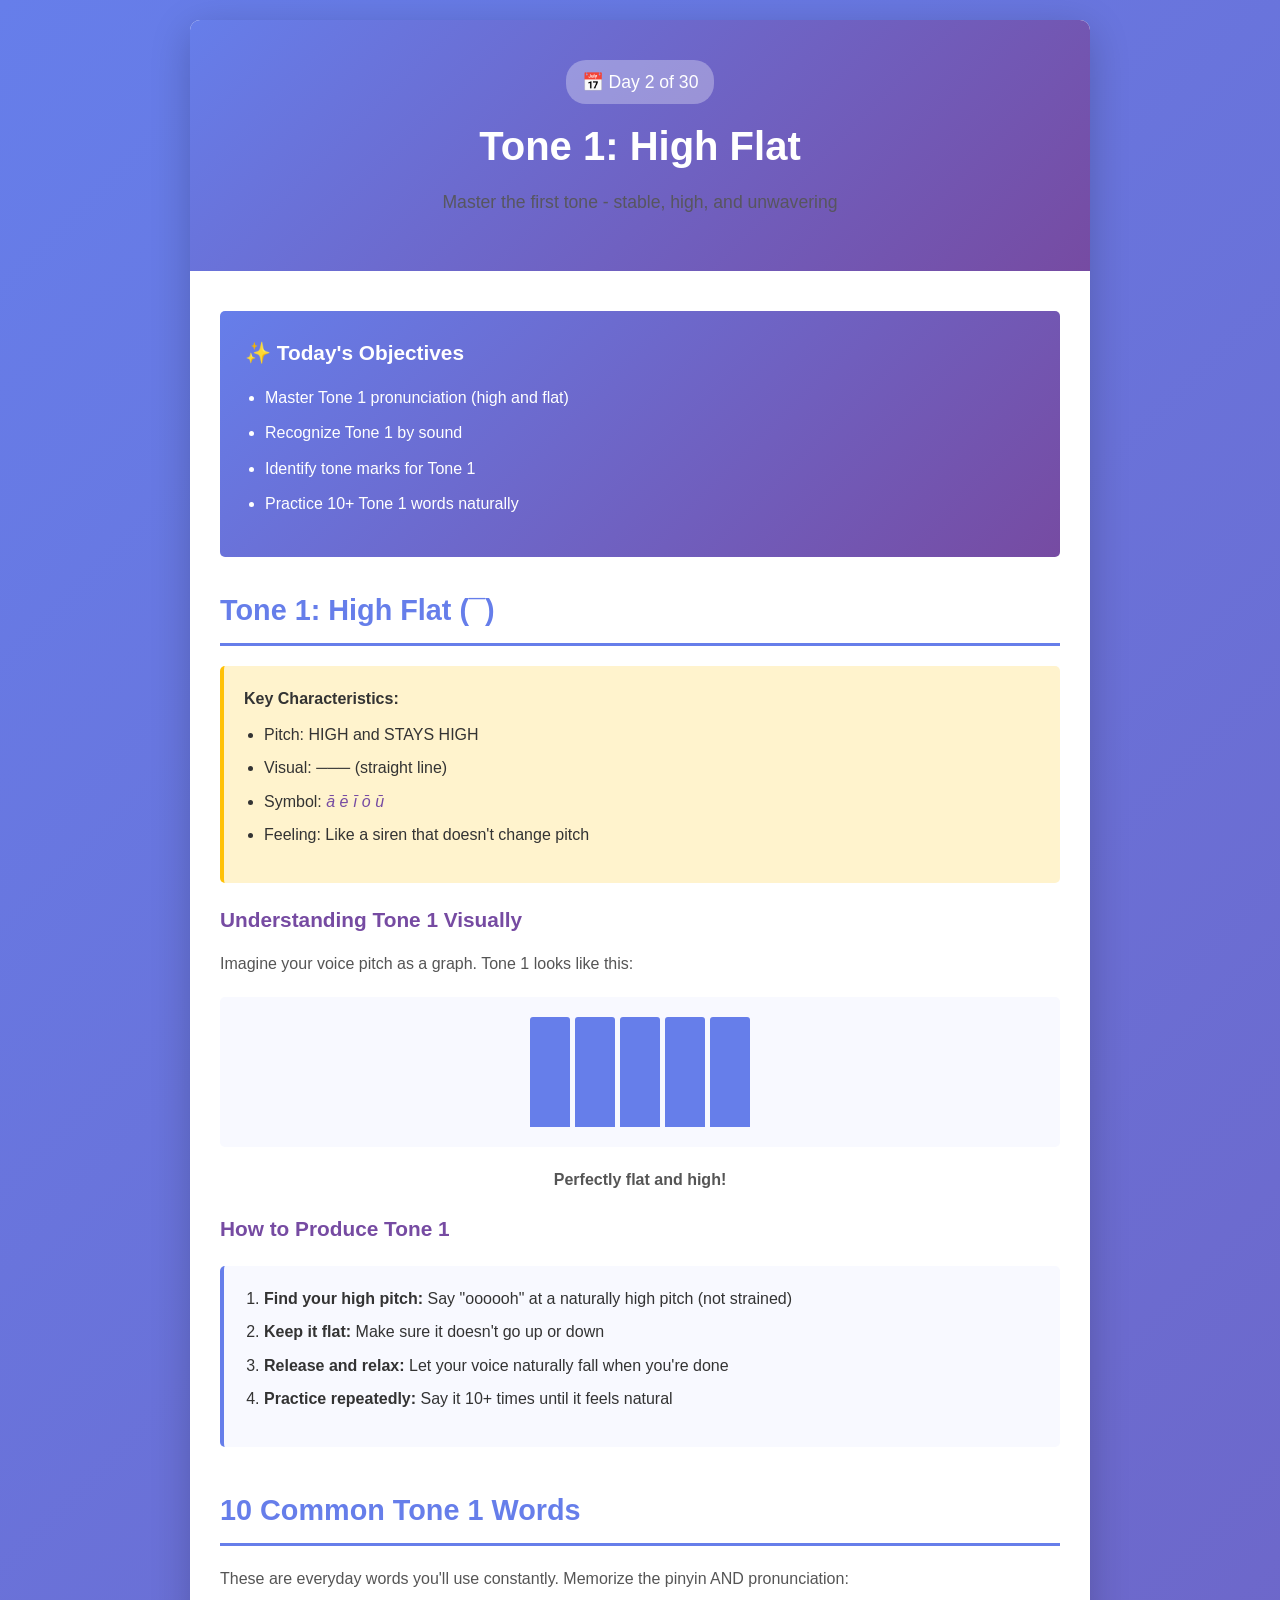
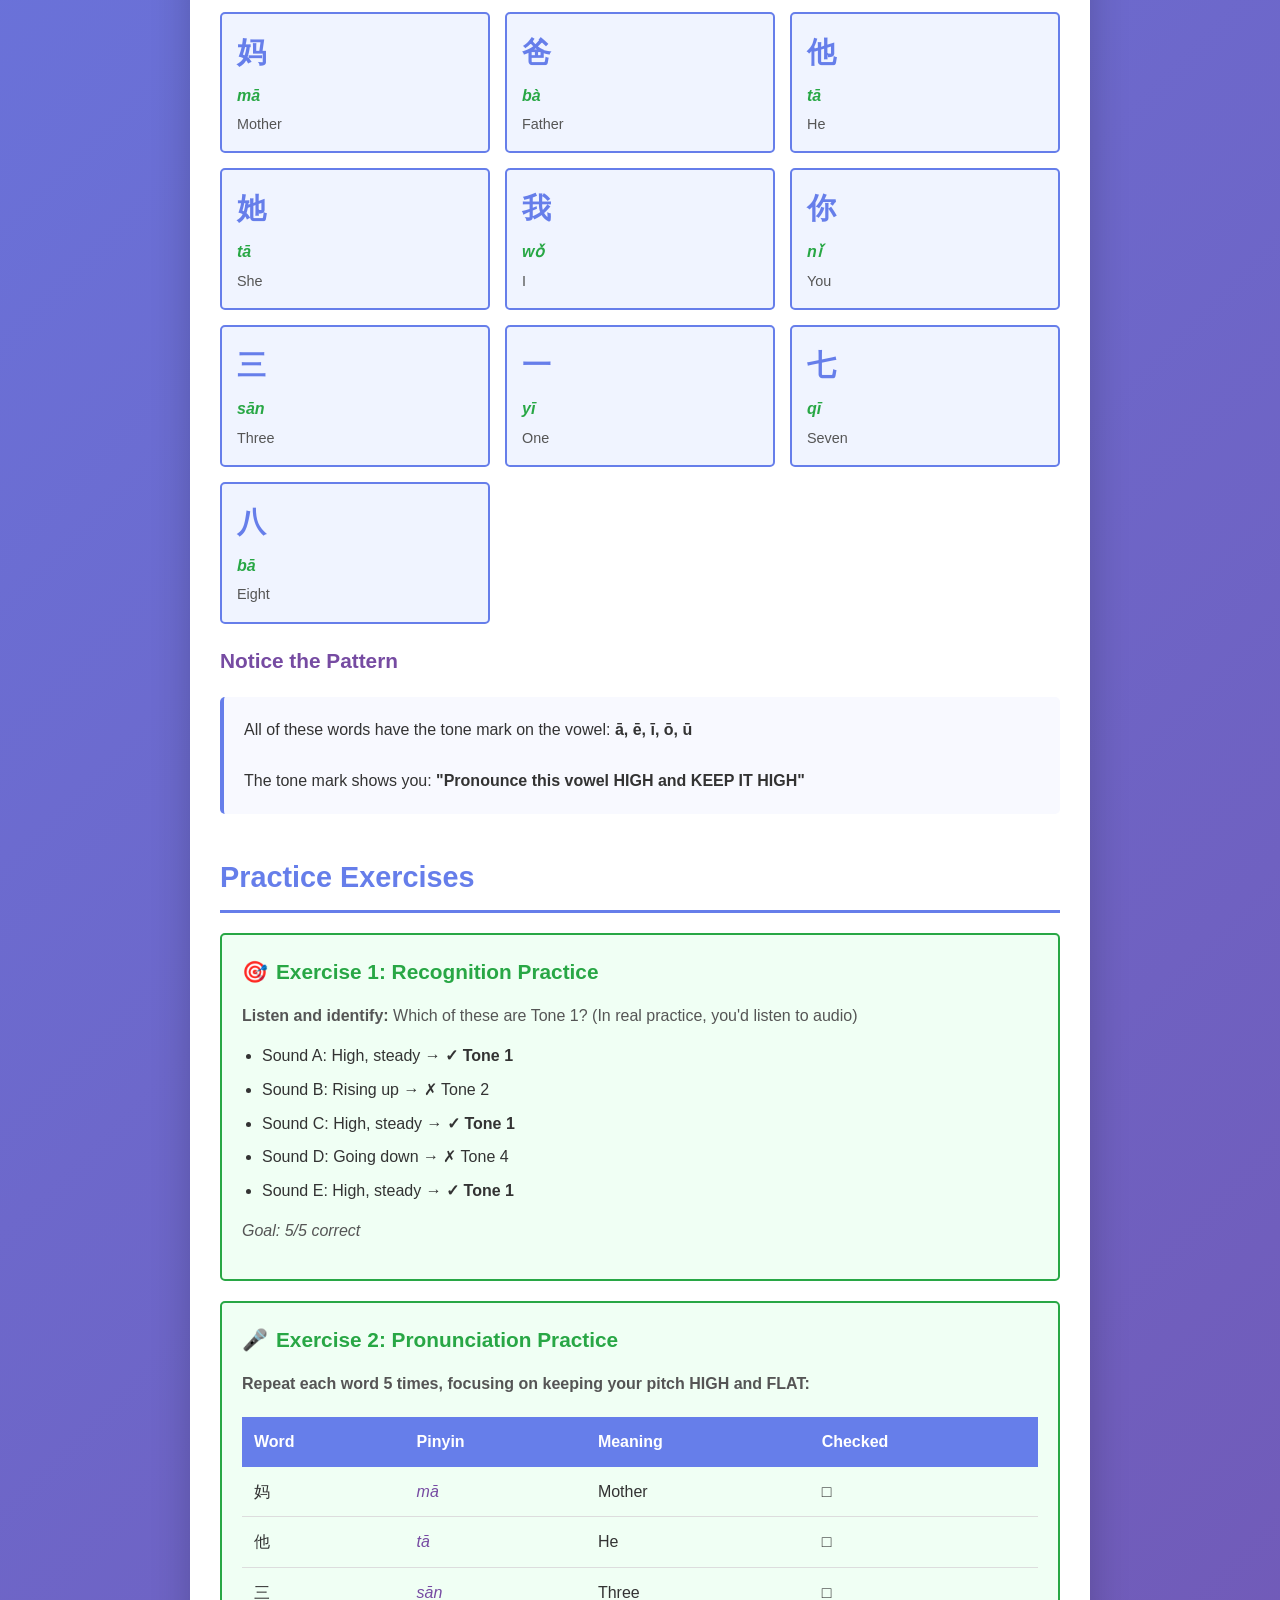
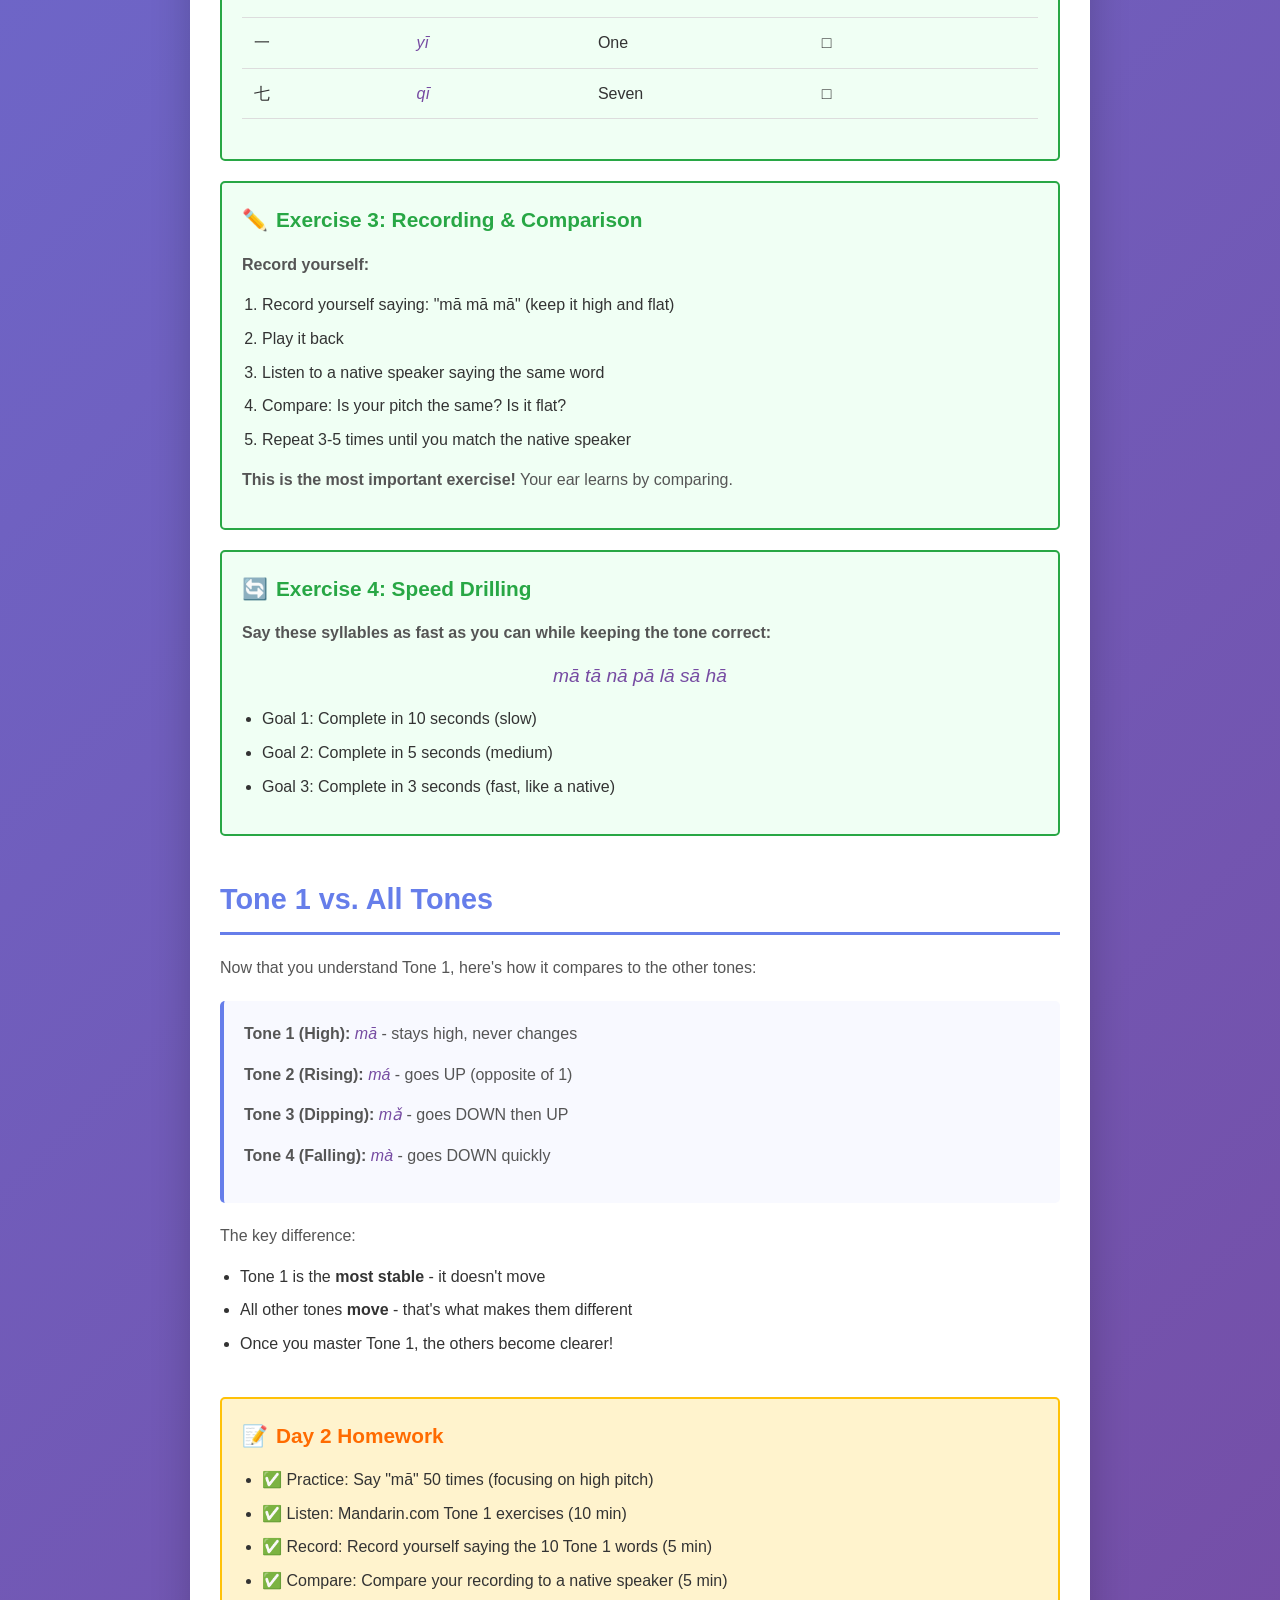
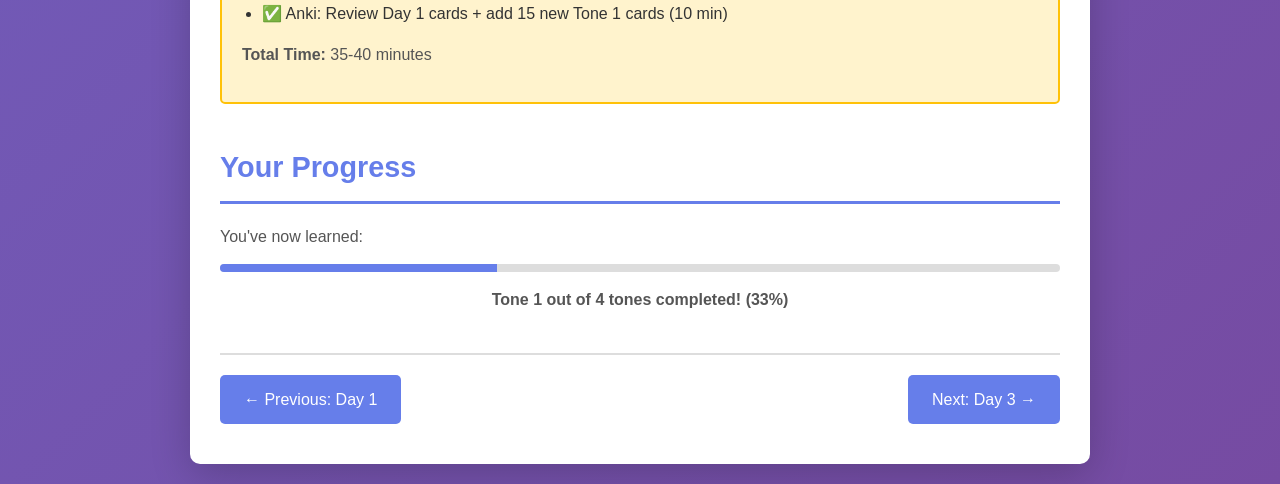
<file: lessons/DAY-02-Tone-1-Deep-Dive.html>
<!DOCTYPE html>
<html lang="en">
<head>
    <meta charset="UTF-8">
    <meta name="viewport" content="width=device-width, initial-scale=1.0">
    <title>Day 2: Tone 1 (High Flat) Deep Dive</title>
    <style>
        * {
            margin: 0;
            padding: 0;
            box-sizing: border-box;
        }

        body {
            font-family: 'Segoe UI', Tahoma, Geneva, Verdana, sans-serif;
            background: linear-gradient(135deg, #667eea 0%, #764ba2 100%);
            color: #333;
            line-height: 1.6;
            min-height: 100vh;
            padding: 20px;
        }

        .container {
            max-width: 900px;
            margin: 0 auto;
            background: white;
            border-radius: 10px;
            box-shadow: 0 10px 40px rgba(0,0,0,0.2);
            overflow: hidden;
        }

        .header {
            background: linear-gradient(135deg, #667eea 0%, #764ba2 100%);
            color: white;
            padding: 40px 30px;
            text-align: center;
        }

        .header h1 {
            font-size: 2.5em;
            margin-bottom: 10px;
        }

        .header .day-badge {
            display: inline-block;
            background: rgba(255,255,255,0.3);
            padding: 8px 16px;
            border-radius: 20px;
            font-size: 1.1em;
            margin-bottom: 10px;
        }

        .header p {
            font-size: 1.1em;
            opacity: 0.9;
        }

        .content {
            padding: 40px 30px;
        }

        .section {
            margin-bottom: 40px;
        }

        h2 {
            color: #667eea;
            font-size: 1.8em;
            margin-bottom: 20px;
            border-bottom: 3px solid #667eea;
            padding-bottom: 10px;
        }

        h3 {
            color: #764ba2;
            font-size: 1.3em;
            margin: 20px 0 15px 0;
        }

        p {
            margin-bottom: 15px;
            color: #555;
        }

        .box {
            background: #f8f9ff;
            border-left: 4px solid #667eea;
            padding: 20px;
            margin: 20px 0;
            border-radius: 5px;
        }

        .box.highlight {
            background: #fff3cd;
            border-left-color: #ffc107;
        }

        .chinese-large {
            font-size: 2em;
            font-weight: bold;
            color: #667eea;
            text-align: center;
            padding: 20px;
            background: #f8f9ff;
            border-radius: 5px;
            margin: 15px 0;
            font-family: 'Microsoft YaHei', 'Heiti SC', sans-serif;
        }

        .pinyin {
            color: #764ba2;
            font-style: italic;
        }

        .pronunciation {
            color: #28a745;
            font-weight: bold;
        }

        .example-box {
            background: #f0f4ff;
            padding: 20px;
            border-radius: 5px;
            margin: 15px 0;
            border: 1px solid #667eea;
        }

        .example-box .example-title {
            font-weight: bold;
            color: #667eea;
            margin-bottom: 10px;
        }

        table {
            width: 100%;
            border-collapse: collapse;
            margin: 20px 0;
        }

        th {
            background: #667eea;
            color: white;
            padding: 12px;
            text-align: left;
            font-weight: bold;
        }

        td {
            padding: 12px;
            border-bottom: 1px solid #ddd;
        }

        tr:hover {
            background: #f8f9ff;
        }

        .learning-objectives {
            background: linear-gradient(135deg, #667eea 0%, #764ba2 100%);
            color: white;
            padding: 25px;
            border-radius: 5px;
            margin-bottom: 30px;
        }

        .learning-objectives h3 {
            color: white;
            margin-top: 0;
        }

        .learning-objectives ul {
            margin-left: 20px;
        }

        .learning-objectives li {
            margin: 10px 0;
        }

        .practice {
            background: #f0fff4;
            border: 2px solid #28a745;
            padding: 20px;
            border-radius: 5px;
            margin: 20px 0;
        }

        .practice h3 {
            color: #28a745;
            margin-top: 0;
        }

        .homework {
            background: #fff3cd;
            border: 2px solid #ffc107;
            padding: 20px;
            border-radius: 5px;
            margin: 20px 0;
        }

        .homework h3 {
            color: #ff6b00;
            margin-top: 0;
        }

        .navigation {
            display: flex;
            justify-content: space-between;
            margin-top: 40px;
            padding-top: 20px;
            border-top: 2px solid #ddd;
        }

        .nav-button {
            background: #667eea;
            color: white;
            padding: 12px 24px;
            border-radius: 5px;
            text-decoration: none;
            cursor: pointer;
            transition: background 0.3s;
        }

        .nav-button:hover {
            background: #764ba2;
        }

        .emoji {
            margin-right: 8px;
        }

        ul, ol {
            margin-left: 20px;
            margin-bottom: 15px;
        }

        li {
            margin-bottom: 8px;
        }

        .tone-visual {
            display: flex;
            align-items: flex-end;
            justify-content: center;
            gap: 5px;
            height: 150px;
            margin: 20px 0;
            background: #f8f9ff;
            border-radius: 5px;
            padding: 20px;
        }

        .tone-bar {
            width: 40px;
            background: #667eea;
            border-radius: 3px 3px 0 0;
            transition: height 0.3s;
        }

        .progress-bar {
            background: #ddd;
            border-radius: 10px;
            height: 8px;
            margin: 15px 0;
            overflow: hidden;
        }

        .progress-fill {
            background: #667eea;
            height: 100%;
            width: 33%;
        }

        .vocabulary-grid {
            display: grid;
            grid-template-columns: repeat(auto-fit, minmax(200px, 1fr));
            gap: 15px;
            margin: 20px 0;
        }

        .vocab-card {
            background: #f0f4ff;
            padding: 15px;
            border-radius: 5px;
            border: 2px solid #667eea;
        }

        .vocab-card .character {
            font-size: 1.8em;
            font-weight: bold;
            color: #667eea;
            font-family: 'Microsoft YaHei', 'Heiti SC', sans-serif;
            margin-bottom: 8px;
        }

        .vocab-card .pinyin {
            display: block;
            margin: 5px 0;
        }

        .vocab-card .english {
            color: #555;
            font-size: 0.9em;
        }
    </style>
</head>
<body>
    <div class="container">
        <div class="header">
            <div class="day-badge">📅 Day 2 of 30</div>
            <h1>Tone 1: High Flat</h1>
            <p>Master the first tone - stable, high, and unwavering</p>
        </div>

        <div class="content">
            <!-- Learning Objectives -->
            <div class="learning-objectives">
                <h3>✨ Today's Objectives</h3>
                <ul>
                    <li>Master Tone 1 pronunciation (high and flat)</li>
                    <li>Recognize Tone 1 by sound</li>
                    <li>Identify tone marks for Tone 1</li>
                    <li>Practice 10+ Tone 1 words naturally</li>
                </ul>
            </div>

            <!-- What is Tone 1 -->
            <div class="section">
                <h2>Tone 1: High Flat (¯)</h2>

                <div class="box highlight">
                    <strong>Key Characteristics:</strong>
                    <ul style="margin-top: 10px;">
                        <li>Pitch: HIGH and STAYS HIGH</li>
                        <li>Visual: ─── (straight line)</li>
                        <li>Symbol: <span class="pinyin">ā ē ī ō ū</span></li>
                        <li>Feeling: Like a siren that doesn't change pitch</li>
                    </ul>
                </div>

                <h3>Understanding Tone 1 Visually</h3>
                <p>Imagine your voice pitch as a graph. Tone 1 looks like this:</p>
                <div class="tone-visual">
                    <div class="tone-bar" style="height: 100%;"></div>
                    <div class="tone-bar" style="height: 100%;"></div>
                    <div class="tone-bar" style="height: 100%;"></div>
                    <div class="tone-bar" style="height: 100%;"></div>
                    <div class="tone-bar" style="height: 100%;"></div>
                </div>
                <p style="text-align: center; color: #555;"><strong>Perfectly flat and high!</strong></p>

                <h3>How to Produce Tone 1</h3>
                <div class="box">
                    <ol>
                        <li><strong>Find your high pitch:</strong> Say "oooooh" at a naturally high pitch (not strained)</li>
                        <li><strong>Keep it flat:</strong> Make sure it doesn't go up or down</li>
                        <li><strong>Release and relax:</strong> Let your voice naturally fall when you're done</li>
                        <li><strong>Practice repeatedly:</strong> Say it 10+ times until it feels natural</li>
                    </ol>
                </div>
            </div>

            <!-- Common Tone 1 Words -->
            <div class="section">
                <h2>10 Common Tone 1 Words</h2>
                <p>These are everyday words you'll use constantly. Memorize the pinyin AND pronunciation:</p>

                <div class="vocabulary-grid">
                    <div class="vocab-card">
                        <div class="character">妈</div>
                        <div class="pinyin"><span class="pronunciation">mā</span></div>
                        <div class="english">Mother</div>
                    </div>
                    <div class="vocab-card">
                        <div class="character">爸</div>
                        <div class="pinyin"><span class="pronunciation">bà</span></div>
                        <div class="english">Father</div>
                    </div>
                    <div class="vocab-card">
                        <div class="character">他</div>
                        <div class="pinyin"><span class="pronunciation">tā</span></div>
                        <div class="english">He</div>
                    </div>
                    <div class="vocab-card">
                        <div class="character">她</div>
                        <div class="pinyin"><span class="pronunciation">tā</span></div>
                        <div class="english">She</div>
                    </div>
                    <div class="vocab-card">
                        <div class="character">我</div>
                        <div class="pinyin"><span class="pronunciation">wǒ</span></div>
                        <div class="english">I</div>
                    </div>
                    <div class="vocab-card">
                        <div class="character">你</div>
                        <div class="pinyin"><span class="pronunciation">nǐ</span></div>
                        <div class="english">You</div>
                    </div>
                    <div class="vocab-card">
                        <div class="character">三</div>
                        <div class="pinyin"><span class="pronunciation">sān</span></div>
                        <div class="english">Three</div>
                    </div>
                    <div class="vocab-card">
                        <div class="character">一</div>
                        <div class="pinyin"><span class="pronunciation">yī</span></div>
                        <div class="english">One</div>
                    </div>
                    <div class="vocab-card">
                        <div class="character">七</div>
                        <div class="pinyin"><span class="pronunciation">qī</span></div>
                        <div class="english">Seven</div>
                    </div>
                    <div class="vocab-card">
                        <div class="character">八</div>
                        <div class="pinyin"><span class="pronunciation">bā</span></div>
                        <div class="english">Eight</div>
                    </div>
                </div>

                <h3>Notice the Pattern</h3>
                <div class="box">
                    All of these words have the tone mark on the vowel: <strong>ā, ē, ī, ō, ū</strong>
                    <br/><br/>
                    The tone mark shows you: <strong>"Pronounce this vowel HIGH and KEEP IT HIGH"</strong>
                </div>
            </div>

            <!-- Practice Exercises -->
            <div class="section">
                <h2>Practice Exercises</h2>

                <div class="practice">
                    <h3><span class="emoji">🎯</span>Exercise 1: Recognition Practice</h3>
                    <p><strong>Listen and identify:</strong> Which of these are Tone 1? (In real practice, you'd listen to audio)</p>
                    <ul>
                        <li>Sound A: High, steady → <strong>✓ Tone 1</strong></li>
                        <li>Sound B: Rising up → ✗ Tone 2</li>
                        <li>Sound C: High, steady → <strong>✓ Tone 1</strong></li>
                        <li>Sound D: Going down → ✗ Tone 4</li>
                        <li>Sound E: High, steady → <strong>✓ Tone 1</strong></li>
                    </ul>
                    <p style="margin-top: 15px;"><em>Goal: 5/5 correct</em></p>
                </div>

                <div class="practice">
                    <h3><span class="emoji">🎤</span>Exercise 2: Pronunciation Practice</h3>
                    <p><strong>Repeat each word 5 times, focusing on keeping your pitch HIGH and FLAT:</strong></p>
                    <table>
                        <thead>
                            <tr>
                                <th>Word</th>
                                <th>Pinyin</th>
                                <th>Meaning</th>
                                <th>Checked</th>
                            </tr>
                        </thead>
                        <tbody>
                            <tr>
                                <td>妈</td>
                                <td class="pinyin">mā</td>
                                <td>Mother</td>
                                <td>□</td>
                            </tr>
                            <tr>
                                <td>他</td>
                                <td class="pinyin">tā</td>
                                <td>He</td>
                                <td>□</td>
                            </tr>
                            <tr>
                                <td>三</td>
                                <td class="pinyin">sān</td>
                                <td>Three</td>
                                <td>□</td>
                            </tr>
                            <tr>
                                <td>一</td>
                                <td class="pinyin">yī</td>
                                <td>One</td>
                                <td>□</td>
                            </tr>
                            <tr>
                                <td>七</td>
                                <td class="pinyin">qī</td>
                                <td>Seven</td>
                                <td>□</td>
                            </tr>
                        </tbody>
                    </table>
                </div>

                <div class="practice">
                    <h3><span class="emoji">✏️</span>Exercise 3: Recording & Comparison</h3>
                    <p><strong>Record yourself:</strong></p>
                    <ol>
                        <li>Record yourself saying: "mā mā mā" (keep it high and flat)</li>
                        <li>Play it back</li>
                        <li>Listen to a native speaker saying the same word</li>
                        <li>Compare: Is your pitch the same? Is it flat?</li>
                        <li>Repeat 3-5 times until you match the native speaker</li>
                    </ol>
                    <p style="margin-top: 10px;"><strong>This is the most important exercise!</strong> Your ear learns by comparing.</p>
                </div>

                <div class="practice">
                    <h3><span class="emoji">🔄</span>Exercise 4: Speed Drilling</h3>
                    <p><strong>Say these syllables as fast as you can while keeping the tone correct:</strong></p>
                    <p style="font-size: 1.2em; text-align: center; margin: 15px 0;">
                        <span class="pinyin">mā tā nā pā lā sā hā</span>
                    </p>
                    <ul>
                        <li>Goal 1: Complete in 10 seconds (slow)</li>
                        <li>Goal 2: Complete in 5 seconds (medium)</li>
                        <li>Goal 3: Complete in 3 seconds (fast, like a native)</li>
                    </ul>
                </div>
            </div>

            <!-- Comparison with Other Tones -->
            <div class="section">
                <h2>Tone 1 vs. All Tones</h2>
                <p>Now that you understand Tone 1, here's how it compares to the other tones:</p>

                <div class="box">
                    <p><strong>Tone 1 (High):</strong> <span class="pinyin">mā</span> - stays high, never changes</p>
                    <p><strong>Tone 2 (Rising):</strong> <span class="pinyin">má</span> - goes UP (opposite of 1)</p>
                    <p><strong>Tone 3 (Dipping):</strong> <span class="pinyin">mǎ</span> - goes DOWN then UP</p>
                    <p><strong>Tone 4 (Falling):</strong> <span class="pinyin">mà</span> - goes DOWN quickly</p>
                </div>

                <p style="margin-top: 20px;">The key difference:</p>
                <ul>
                    <li>Tone 1 is the <strong>most stable</strong> - it doesn't move</li>
                    <li>All other tones <strong>move</strong> - that's what makes them different</li>
                    <li>Once you master Tone 1, the others become clearer!</li>
                </ul>
            </div>

            <!-- Homework -->
            <div class="section">
                <div class="homework">
                    <h3><span class="emoji">📝</span>Day 2 Homework</h3>
                    <ul>
                        <li>✅ Practice: Say "mā" 50 times (focusing on high pitch)</li>
                        <li>✅ Listen: Mandarin.com Tone 1 exercises (10 min)</li>
                        <li>✅ Record: Record yourself saying the 10 Tone 1 words (5 min)</li>
                        <li>✅ Compare: Compare your recording to a native speaker (5 min)</li>
                        <li>✅ Anki: Review Day 1 cards + add 15 new Tone 1 cards (10 min)</li>
                    </ul>
                    <p style="margin-top: 15px;"><strong>Total Time:</strong> 35-40 minutes</p>
                </div>
            </div>

            <!-- Progress -->
            <div class="section">
                <h2>Your Progress</h2>
                <p>You've now learned:</p>
                <div class="progress-bar">
                    <div class="progress-fill" style="width: 33%;"></div>
                </div>
                <p style="text-align: center; margin-top: 10px;"><strong>Tone 1 out of 4 tones completed! (33%)</strong></p>
            </div>

            <!-- Navigation -->
            <div class="navigation">
                <a href="DAY-01-Pinyin-Introduction.html" class="nav-button">← Previous: Day 1</a>
                <a href="DAY-03-Tone-2-Deep-Dive.html" class="nav-button">Next: Day 3 →</a>
            </div>
        </div>
    </div>
</body>
</html>
</file>
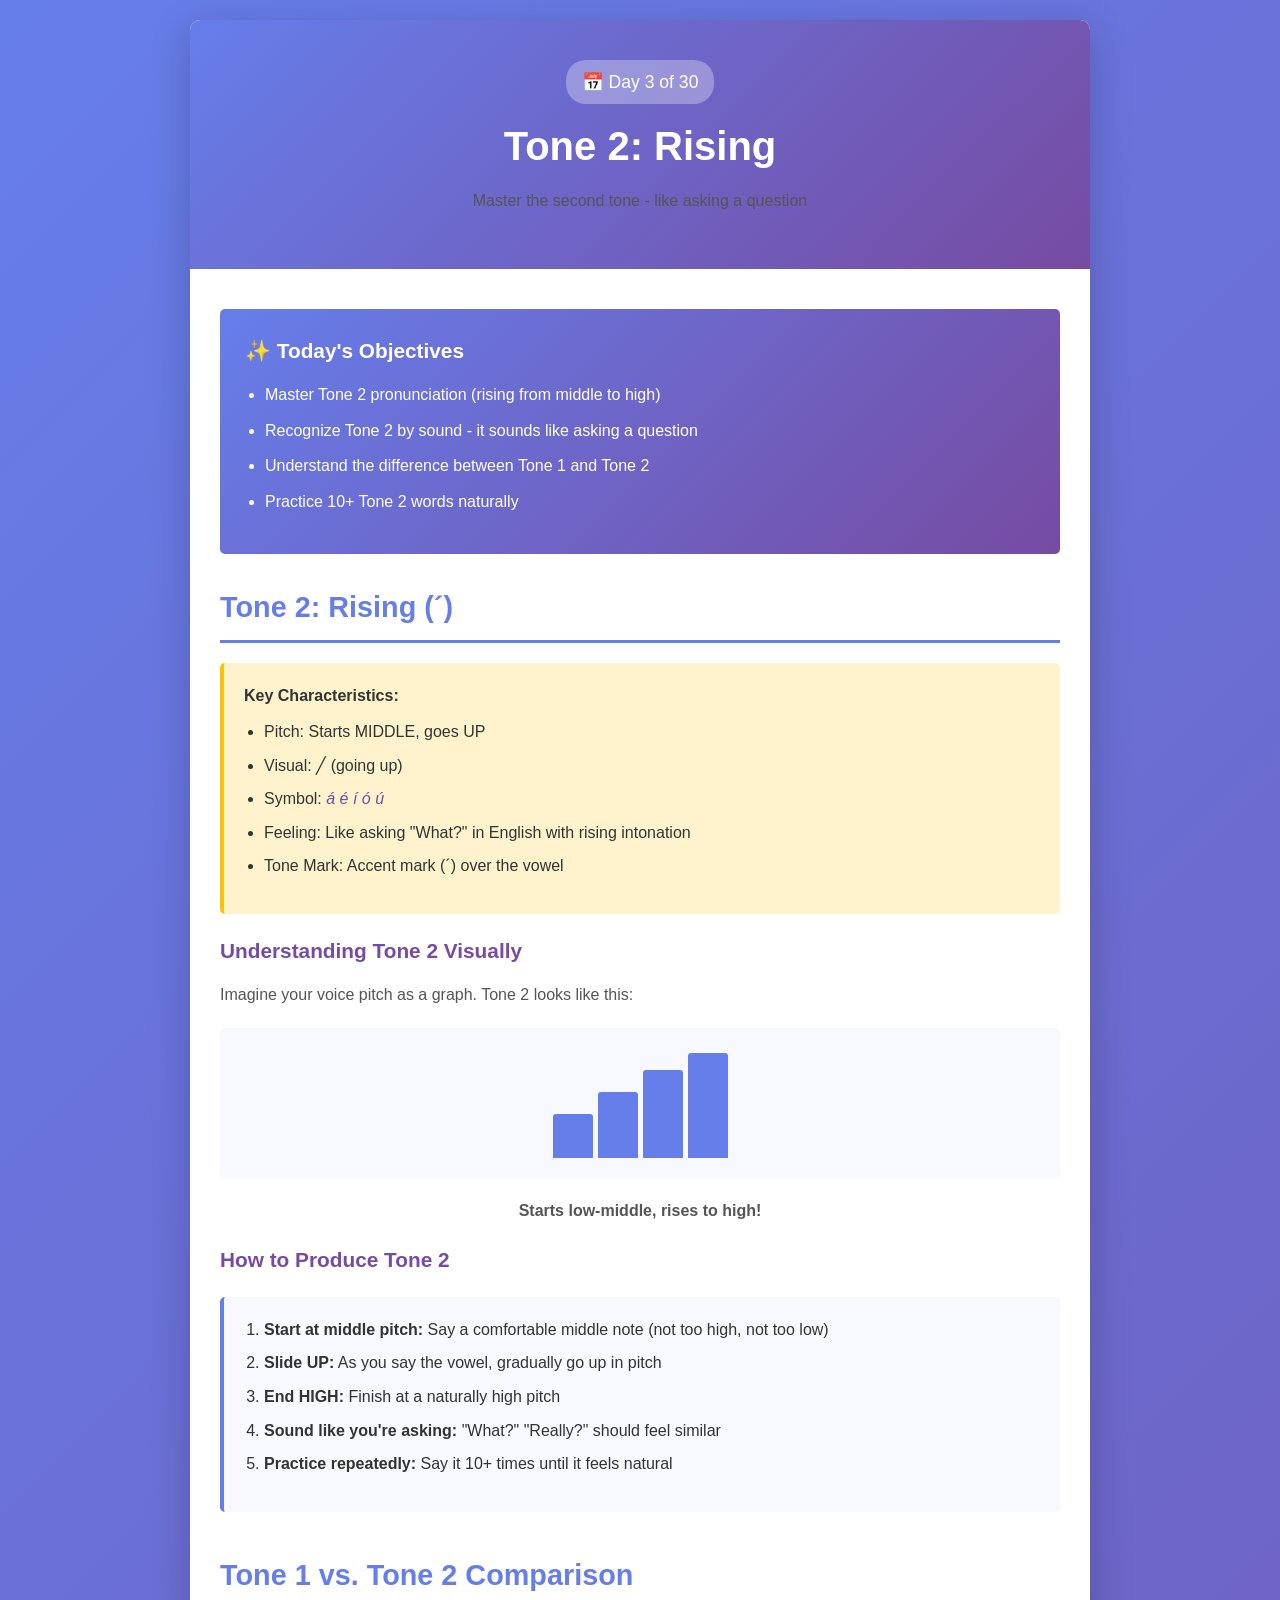
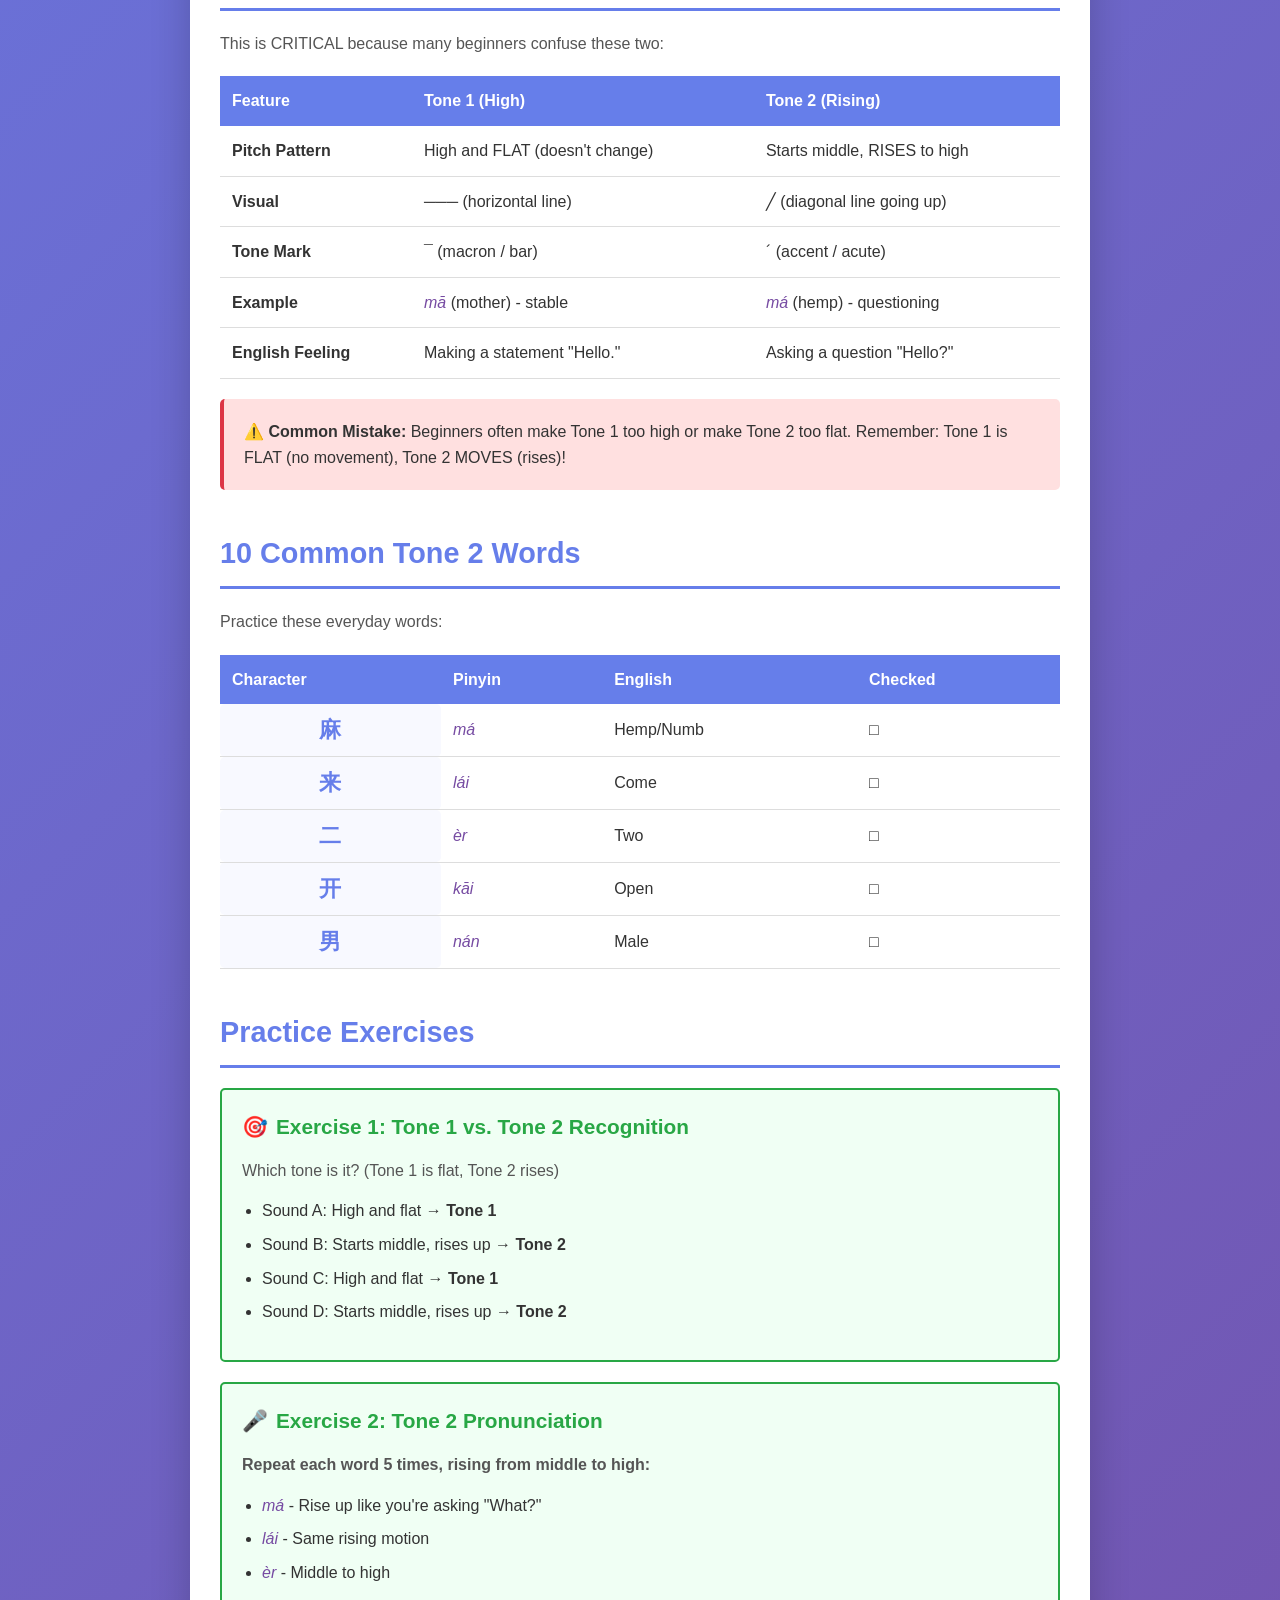
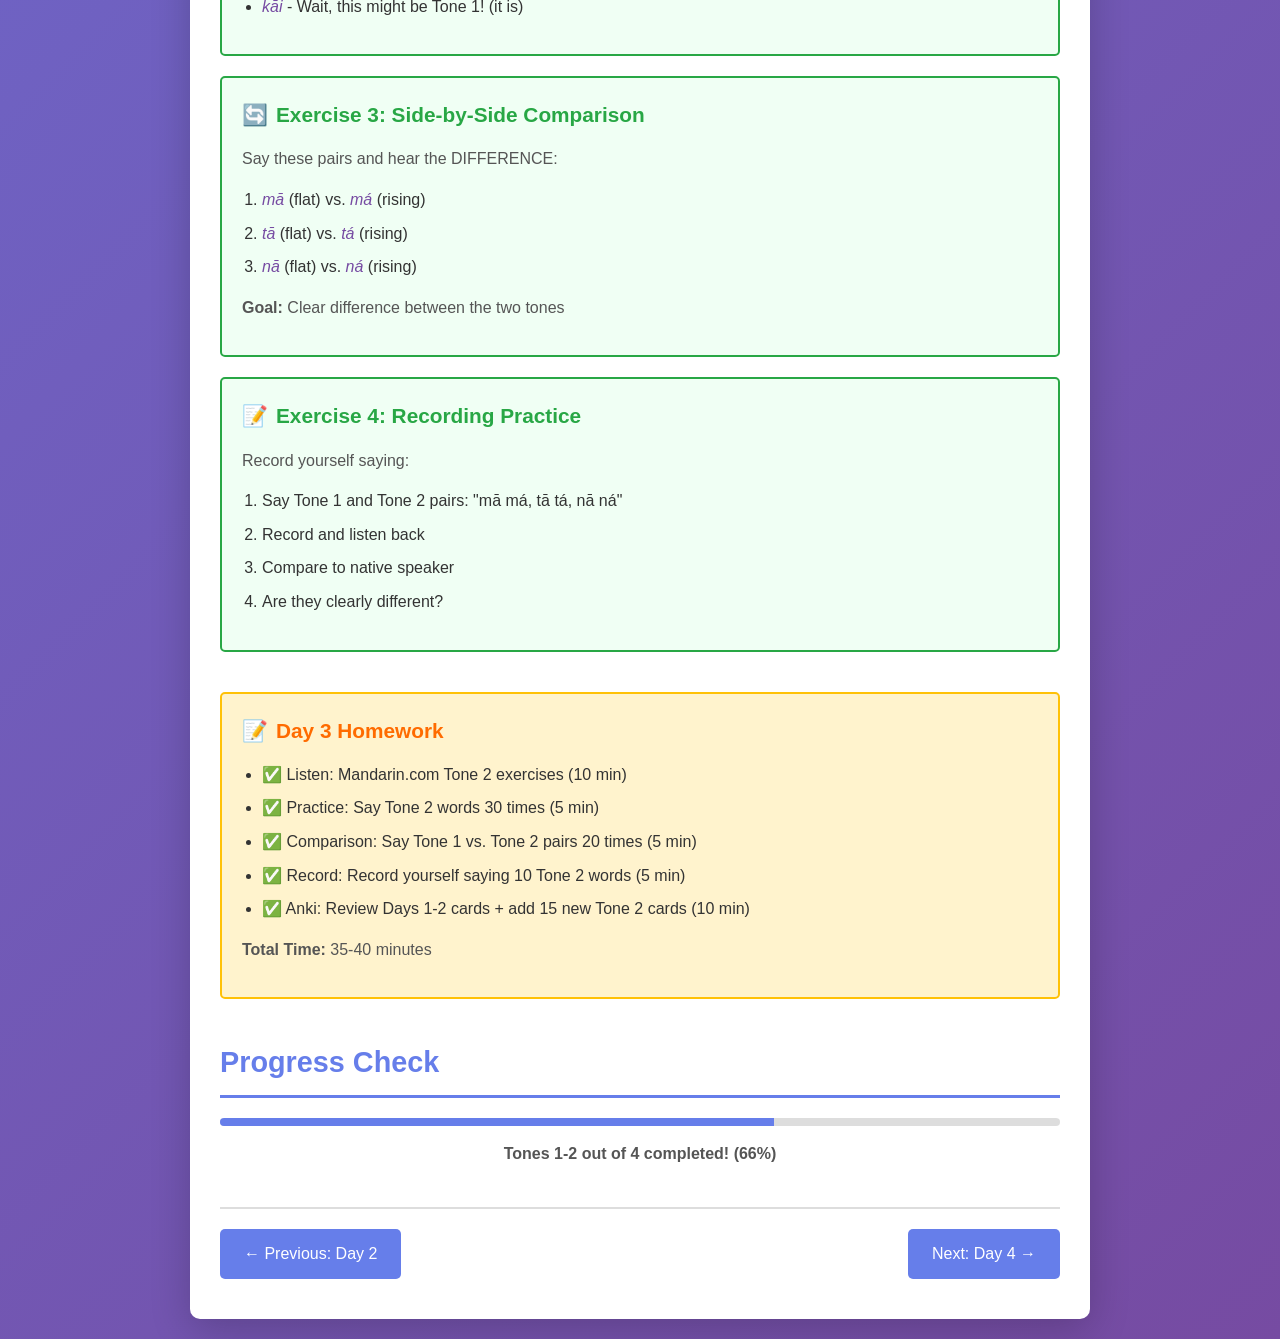
<file: lessons/DAY-03-Tone-2-Deep-Dive.html>
<!DOCTYPE html>
<html lang="en">
<head>
    <meta charset="UTF-8">
    <meta name="viewport" content="width=device-width, initial-scale=1.0">
    <title>Day 3: Tone 2 (Rising) Deep Dive</title>
    <style>
        * { margin: 0; padding: 0; box-sizing: border-box; }
        body { font-family: 'Segoe UI', Tahoma, Geneva, Verdana, sans-serif; background: linear-gradient(135deg, #667eea 0%, #764ba2 100%); color: #333; line-height: 1.6; min-height: 100vh; padding: 20px; }
        .container { max-width: 900px; margin: 0 auto; background: white; border-radius: 10px; box-shadow: 0 10px 40px rgba(0,0,0,0.2); overflow: hidden; }
        .header { background: linear-gradient(135deg, #667eea 0%, #764ba2 100%); color: white; padding: 40px 30px; text-align: center; }
        .header h1 { font-size: 2.5em; margin-bottom: 10px; }
        .header .day-badge { display: inline-block; background: rgba(255,255,255,0.3); padding: 8px 16px; border-radius: 20px; font-size: 1.1em; margin-bottom: 10px; }
        .content { padding: 40px 30px; }
        .section { margin-bottom: 40px; }
        h2 { color: #667eea; font-size: 1.8em; margin-bottom: 20px; border-bottom: 3px solid #667eea; padding-bottom: 10px; }
        h3 { color: #764ba2; font-size: 1.3em; margin: 20px 0 15px 0; }
        p { margin-bottom: 15px; color: #555; }
        .box { background: #f8f9ff; border-left: 4px solid #667eea; padding: 20px; margin: 20px 0; border-radius: 5px; }
        .box.highlight { background: #fff3cd; border-left-color: #ffc107; }
        .chinese-large { font-size: 2em; font-weight: bold; color: #667eea; text-align: center; padding: 20px; background: #f8f9ff; border-radius: 5px; margin: 15px 0; font-family: 'Microsoft YaHei', 'Heiti SC', sans-serif; }
        .pinyin { color: #764ba2; font-style: italic; }
        .pronunciation { color: #28a745; font-weight: bold; }
        .learning-objectives { background: linear-gradient(135deg, #667eea 0%, #764ba2 100%); color: white; padding: 25px; border-radius: 5px; margin-bottom: 30px; }
        .learning-objectives h3 { color: white; margin-top: 0; }
        .learning-objectives ul { margin-left: 20px; }
        .learning-objectives li { margin: 10px 0; }
        .practice { background: #f0fff4; border: 2px solid #28a745; padding: 20px; border-radius: 5px; margin: 20px 0; }
        .practice h3 { color: #28a745; margin-top: 0; }
        .homework { background: #fff3cd; border: 2px solid #ffc107; padding: 20px; border-radius: 5px; margin: 20px 0; }
        .homework h3 { color: #ff6b00; margin-top: 0; }
        .navigation { display: flex; justify-content: space-between; margin-top: 40px; padding-top: 20px; border-top: 2px solid #ddd; }
        .nav-button { background: #667eea; color: white; padding: 12px 24px; border-radius: 5px; text-decoration: none; cursor: pointer; transition: background 0.3s; }
        .nav-button:hover { background: #764ba2; }
        .emoji { margin-right: 8px; }
        ul, ol { margin-left: 20px; margin-bottom: 15px; }
        li { margin-bottom: 8px; }
        table { width: 100%; border-collapse: collapse; margin: 20px 0; }
        th { background: #667eea; color: white; padding: 12px; text-align: left; font-weight: bold; }
        td { padding: 12px; border-bottom: 1px solid #ddd; }
        tr:hover { background: #f8f9ff; }
        .tone-visual { display: flex; align-items: flex-end; justify-content: center; gap: 5px; height: 150px; margin: 20px 0; background: #f8f9ff; border-radius: 5px; padding: 20px; }
        .tone-bar { width: 40px; background: #667eea; border-radius: 3px 3px 0 0; }
        .progress-bar { background: #ddd; border-radius: 10px; height: 8px; margin: 15px 0; overflow: hidden; }
        .progress-fill { background: #667eea; height: 100%; }
    </style>
</head>
<body>
    <div class="container">
        <div class="header">
            <div class="day-badge">📅 Day 3 of 30</div>
            <h1>Tone 2: Rising</h1>
            <p>Master the second tone - like asking a question</p>
        </div>

        <div class="content">
            <div class="learning-objectives">
                <h3>✨ Today's Objectives</h3>
                <ul>
                    <li>Master Tone 2 pronunciation (rising from middle to high)</li>
                    <li>Recognize Tone 2 by sound - it sounds like asking a question</li>
                    <li>Understand the difference between Tone 1 and Tone 2</li>
                    <li>Practice 10+ Tone 2 words naturally</li>
                </ul>
            </div>

            <div class="section">
                <h2>Tone 2: Rising (´)</h2>

                <div class="box highlight">
                    <strong>Key Characteristics:</strong>
                    <ul style="margin-top: 10px;">
                        <li>Pitch: Starts MIDDLE, goes UP</li>
                        <li>Visual: ╱ (going up)</li>
                        <li>Symbol: <span class="pinyin">á é í ó ú</span></li>
                        <li>Feeling: Like asking "What?" in English with rising intonation</li>
                        <li>Tone Mark: Accent mark (´) over the vowel</li>
                    </ul>
                </div>

                <h3>Understanding Tone 2 Visually</h3>
                <p>Imagine your voice pitch as a graph. Tone 2 looks like this:</p>
                <div class="tone-visual">
                    <div class="tone-bar" style="height: 40%;"></div>
                    <div class="tone-bar" style="height: 60%;"></div>
                    <div class="tone-bar" style="height: 80%;"></div>
                    <div class="tone-bar" style="height: 95%;"></div>
                </div>
                <p style="text-align: center; color: #555;"><strong>Starts low-middle, rises to high!</strong></p>

                <h3>How to Produce Tone 2</h3>
                <div class="box">
                    <ol>
                        <li><strong>Start at middle pitch:</strong> Say a comfortable middle note (not too high, not too low)</li>
                        <li><strong>Slide UP:</strong> As you say the vowel, gradually go up in pitch</li>
                        <li><strong>End HIGH:</strong> Finish at a naturally high pitch</li>
                        <li><strong>Sound like you're asking:</strong> "What?" "Really?" should feel similar</li>
                        <li><strong>Practice repeatedly:</strong> Say it 10+ times until it feels natural</li>
                    </ol>
                </div>
            </div>

            <div class="section">
                <h2>Tone 1 vs. Tone 2 Comparison</h2>
                <p>This is CRITICAL because many beginners confuse these two:</p>

                <table>
                    <thead>
                        <tr>
                            <th>Feature</th>
                            <th>Tone 1 (High)</th>
                            <th>Tone 2 (Rising)</th>
                        </tr>
                    </thead>
                    <tbody>
                        <tr>
                            <td><strong>Pitch Pattern</strong></td>
                            <td>High and FLAT (doesn't change)</td>
                            <td>Starts middle, RISES to high</td>
                        </tr>
                        <tr>
                            <td><strong>Visual</strong></td>
                            <td>─── (horizontal line)</td>
                            <td>╱ (diagonal line going up)</td>
                        </tr>
                        <tr>
                            <td><strong>Tone Mark</strong></td>
                            <td>¯ (macron / bar)</td>
                            <td>´ (accent / acute)</td>
                        </tr>
                        <tr>
                            <td><strong>Example</strong></td>
                            <td><span class="pinyin">mā</span> (mother) - stable</td>
                            <td><span class="pinyin">má</span> (hemp) - questioning</td>
                        </tr>
                        <tr>
                            <td><strong>English Feeling</strong></td>
                            <td>Making a statement "Hello."</td>
                            <td>Asking a question "Hello?"</td>
                        </tr>
                    </tbody>
                </table>

                <div class="box important" style="background: #ffe0e0; border-left-color: #dc3545;">
                    <strong>⚠️ Common Mistake:</strong> Beginners often make Tone 1 too high or make Tone 2 too flat. Remember: Tone 1 is FLAT (no movement), Tone 2 MOVES (rises)!
                </div>
            </div>

            <div class="section">
                <h2>10 Common Tone 2 Words</h2>
                <p>Practice these everyday words:</p>

                <table>
                    <thead>
                        <tr>
                            <th>Character</th>
                            <th>Pinyin</th>
                            <th>English</th>
                            <th>Checked</th>
                        </tr>
                    </thead>
                    <tbody>
                        <tr>
                            <td class="chinese-large" style="margin: 0; padding: 8px; font-size: 1.4em;">麻</td>
                            <td><span class="pinyin">má</span></td>
                            <td>Hemp/Numb</td>
                            <td>□</td>
                        </tr>
                        <tr>
                            <td class="chinese-large" style="margin: 0; padding: 8px; font-size: 1.4em;">来</td>
                            <td><span class="pinyin">lái</span></td>
                            <td>Come</td>
                            <td>□</td>
                        </tr>
                        <tr>
                            <td class="chinese-large" style="margin: 0; padding: 8px; font-size: 1.4em;">二</td>
                            <td><span class="pinyin">èr</span></td>
                            <td>Two</td>
                            <td>□</td>
                        </tr>
                        <tr>
                            <td class="chinese-large" style="margin: 0; padding: 8px; font-size: 1.4em;">开</td>
                            <td><span class="pinyin">kāi</span></td>
                            <td>Open</td>
                            <td>□</td>
                        </tr>
                        <tr>
                            <td class="chinese-large" style="margin: 0; padding: 8px; font-size: 1.4em;">男</td>
                            <td><span class="pinyin">nán</span></td>
                            <td>Male</td>
                            <td>□</td>
                        </tr>
                    </tbody>
                </table>
            </div>

            <div class="section">
                <h2>Practice Exercises</h2>

                <div class="practice">
                    <h3><span class="emoji">🎯</span>Exercise 1: Tone 1 vs. Tone 2 Recognition</h3>
                    <p>Which tone is it? (Tone 1 is flat, Tone 2 rises)</p>
                    <ul>
                        <li>Sound A: High and flat → <strong>Tone 1</strong></li>
                        <li>Sound B: Starts middle, rises up → <strong>Tone 2</strong></li>
                        <li>Sound C: High and flat → <strong>Tone 1</strong></li>
                        <li>Sound D: Starts middle, rises up → <strong>Tone 2</strong></li>
                    </ul>
                </div>

                <div class="practice">
                    <h3><span class="emoji">🎤</span>Exercise 2: Tone 2 Pronunciation</h3>
                    <p><strong>Repeat each word 5 times, rising from middle to high:</strong></p>
                    <ul>
                        <li><span class="pinyin">má</span> - Rise up like you're asking "What?"</li>
                        <li><span class="pinyin">lái</span> - Same rising motion</li>
                        <li><span class="pinyin">èr</span> - Middle to high</li>
                        <li><span class="pinyin">kāi</span> - Wait, this might be Tone 1! (it is)</li>
                    </ul>
                </div>

                <div class="practice">
                    <h3><span class="emoji">🔄</span>Exercise 3: Side-by-Side Comparison</h3>
                    <p>Say these pairs and hear the DIFFERENCE:</p>
                    <ol>
                        <li><span class="pinyin">mā</span> (flat) vs. <span class="pinyin">má</span> (rising)</li>
                        <li><span class="pinyin">tā</span> (flat) vs. <span class="pinyin">tá</span> (rising)</li>
                        <li><span class="pinyin">nā</span> (flat) vs. <span class="pinyin">ná</span> (rising)</li>
                    </ol>
                    <p style="margin-top: 15px;"><strong>Goal:</strong> Clear difference between the two tones</p>
                </div>

                <div class="practice">
                    <h3><span class="emoji">📝</span>Exercise 4: Recording Practice</h3>
                    <p>Record yourself saying:</p>
                    <ol>
                        <li>Say Tone 1 and Tone 2 pairs: "mā má, tā tá, nā ná"</li>
                        <li>Record and listen back</li>
                        <li>Compare to native speaker</li>
                        <li>Are they clearly different?</li>
                    </ol>
                </div>
            </div>

            <div class="section">
                <div class="homework">
                    <h3><span class="emoji">📝</span>Day 3 Homework</h3>
                    <ul>
                        <li>✅ Listen: Mandarin.com Tone 2 exercises (10 min)</li>
                        <li>✅ Practice: Say Tone 2 words 30 times (5 min)</li>
                        <li>✅ Comparison: Say Tone 1 vs. Tone 2 pairs 20 times (5 min)</li>
                        <li>✅ Record: Record yourself saying 10 Tone 2 words (5 min)</li>
                        <li>✅ Anki: Review Days 1-2 cards + add 15 new Tone 2 cards (10 min)</li>
                    </ul>
                    <p style="margin-top: 15px;"><strong>Total Time:</strong> 35-40 minutes</p>
                </div>
            </div>

            <div class="section">
                <h2>Progress Check</h2>
                <div class="progress-bar">
                    <div class="progress-fill" style="width: 66%;"></div>
                </div>
                <p style="text-align: center; margin-top: 10px;"><strong>Tones 1-2 out of 4 completed! (66%)</strong></p>
            </div>

            <div class="navigation">
                <a href="DAY-02-Tone-1-Deep-Dive.html" class="nav-button">← Previous: Day 2</a>
                <a href="DAY-04-Tone-3-Deep-Dive.html" class="nav-button">Next: Day 4 →</a>
            </div>
        </div>
    </div>
</body>
</html>
</file>
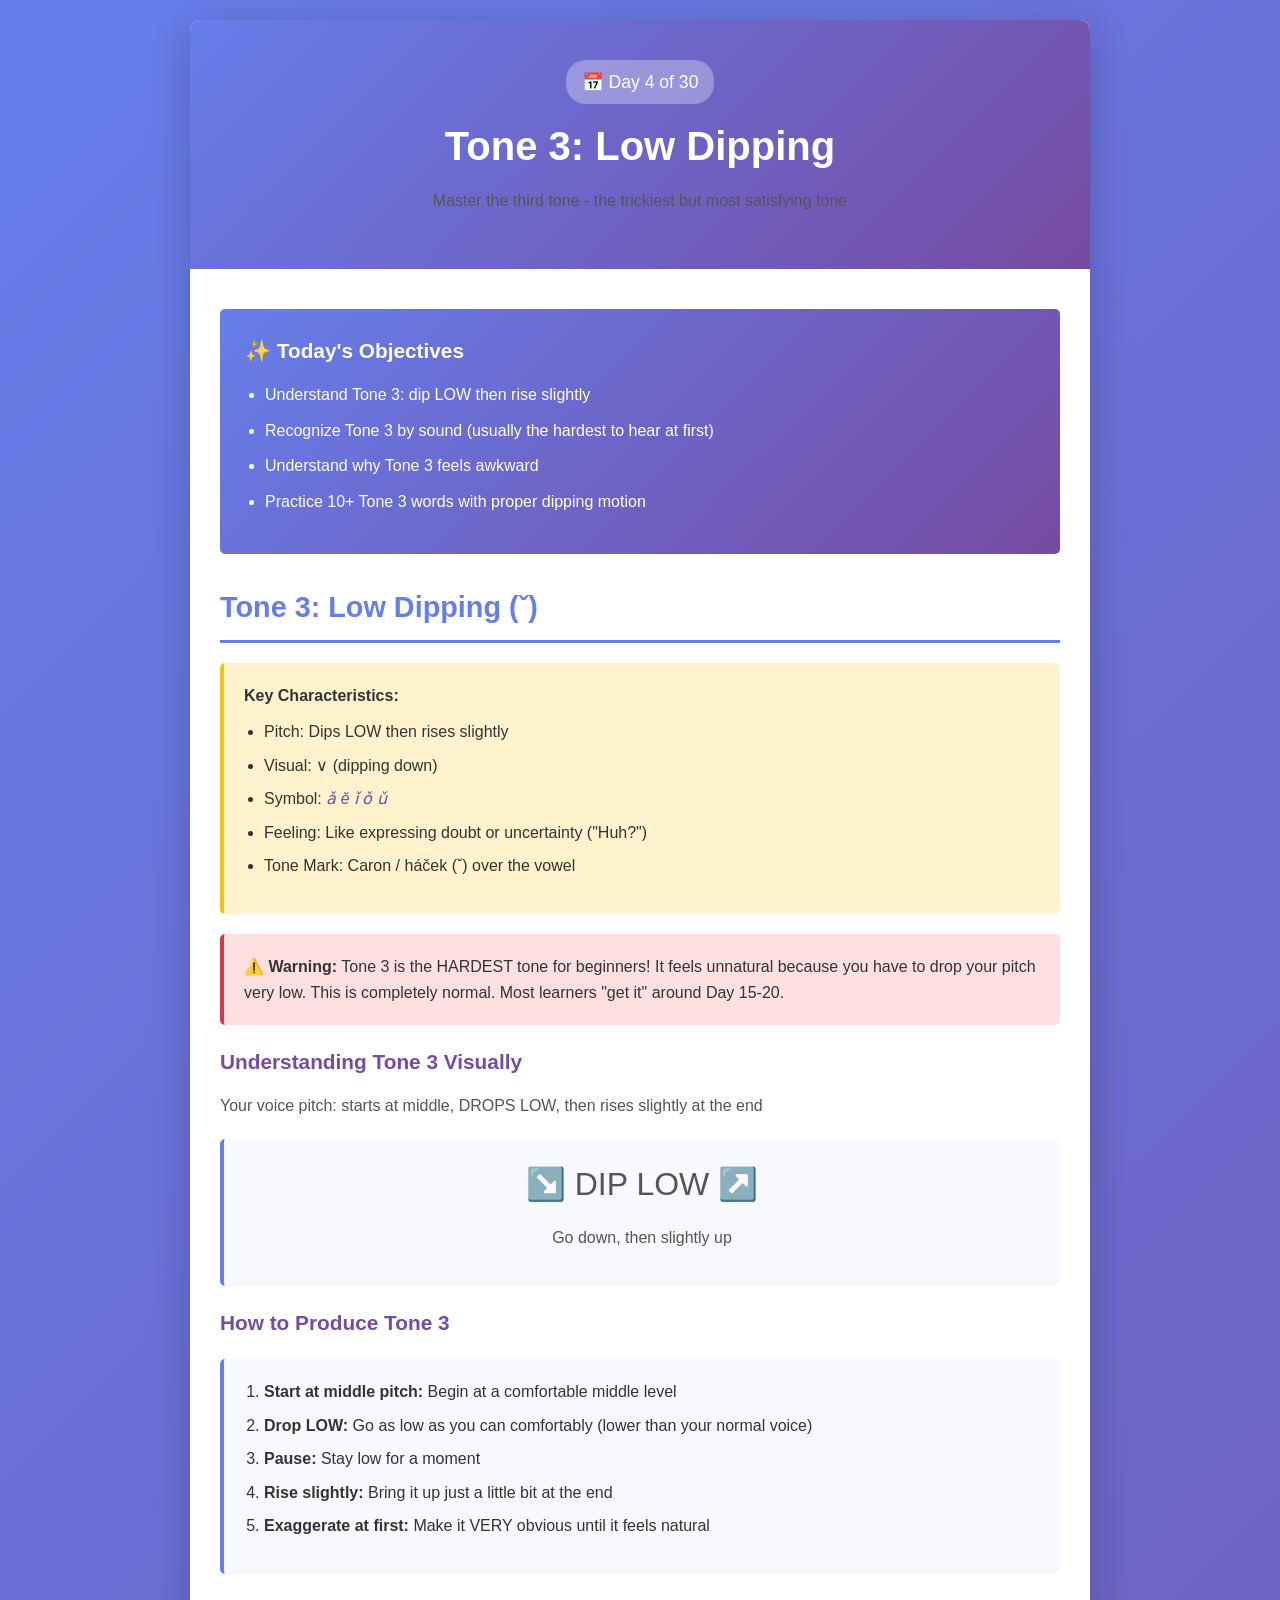
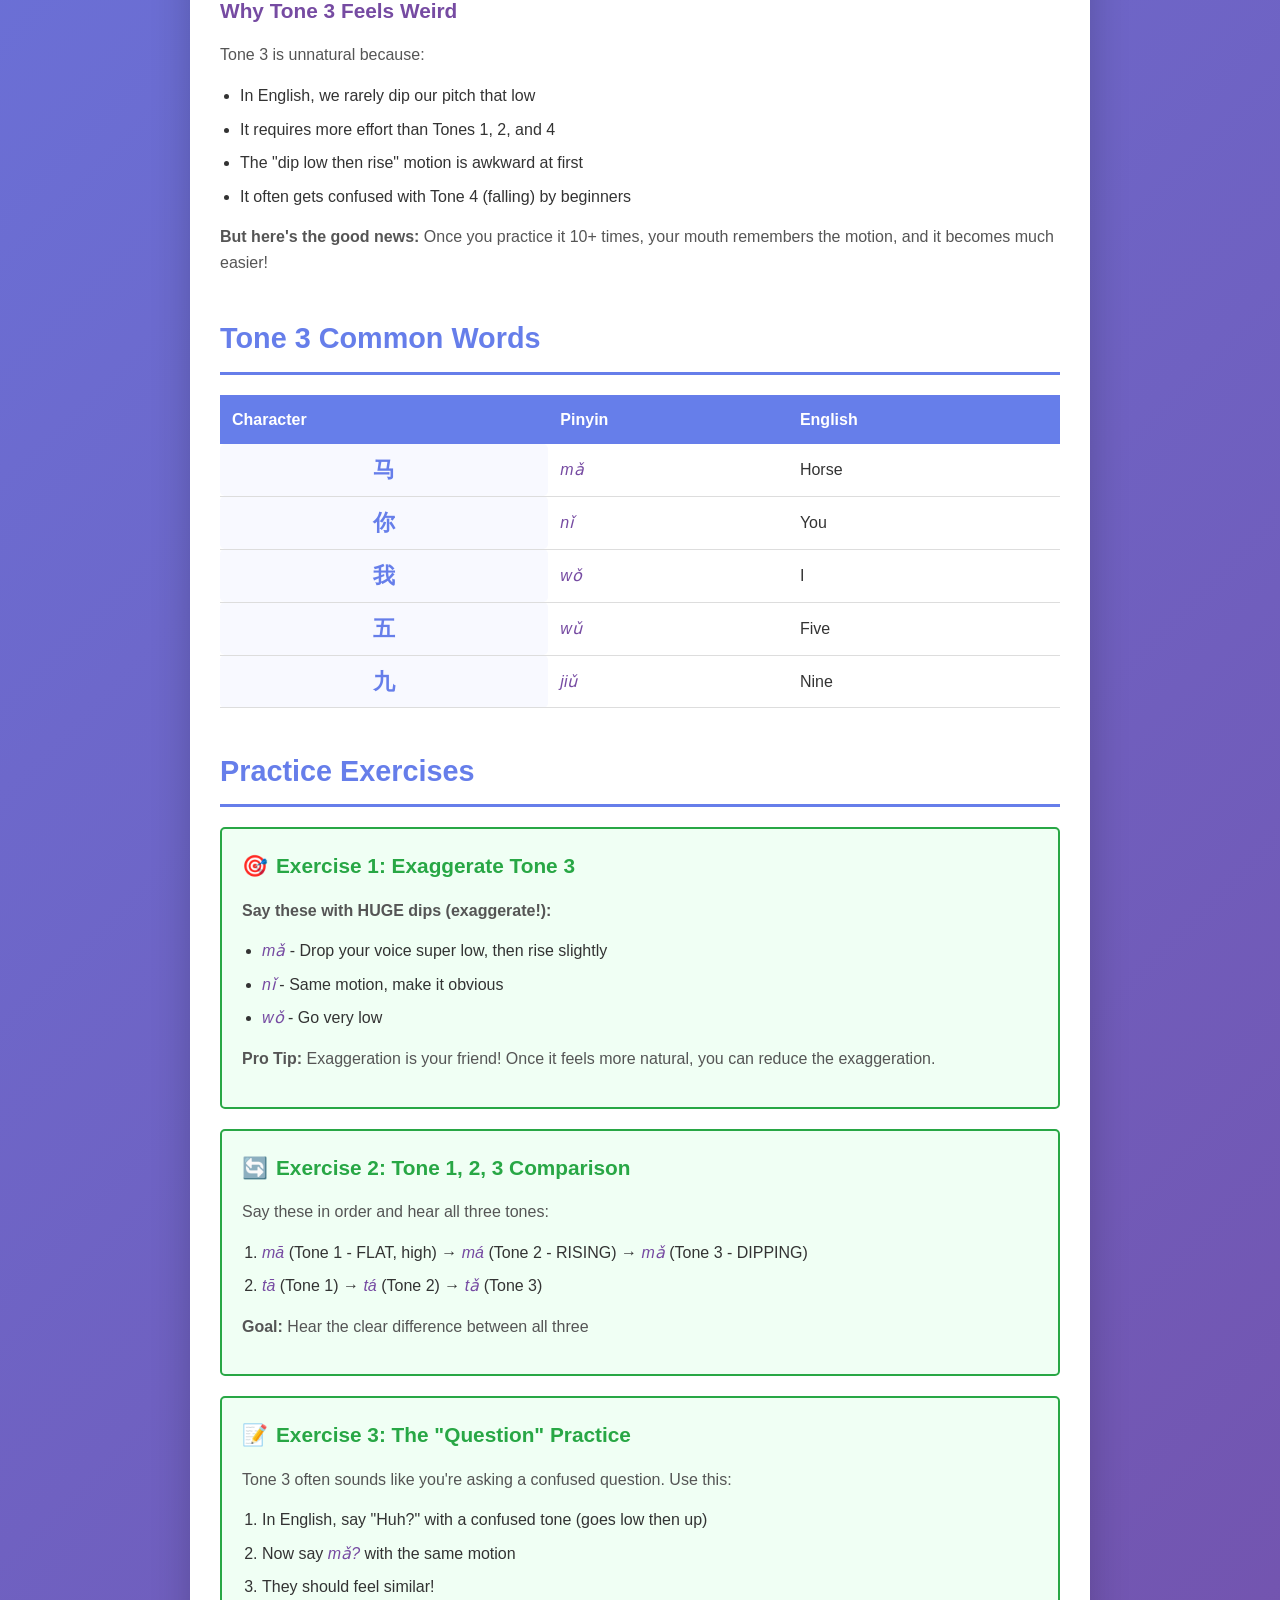
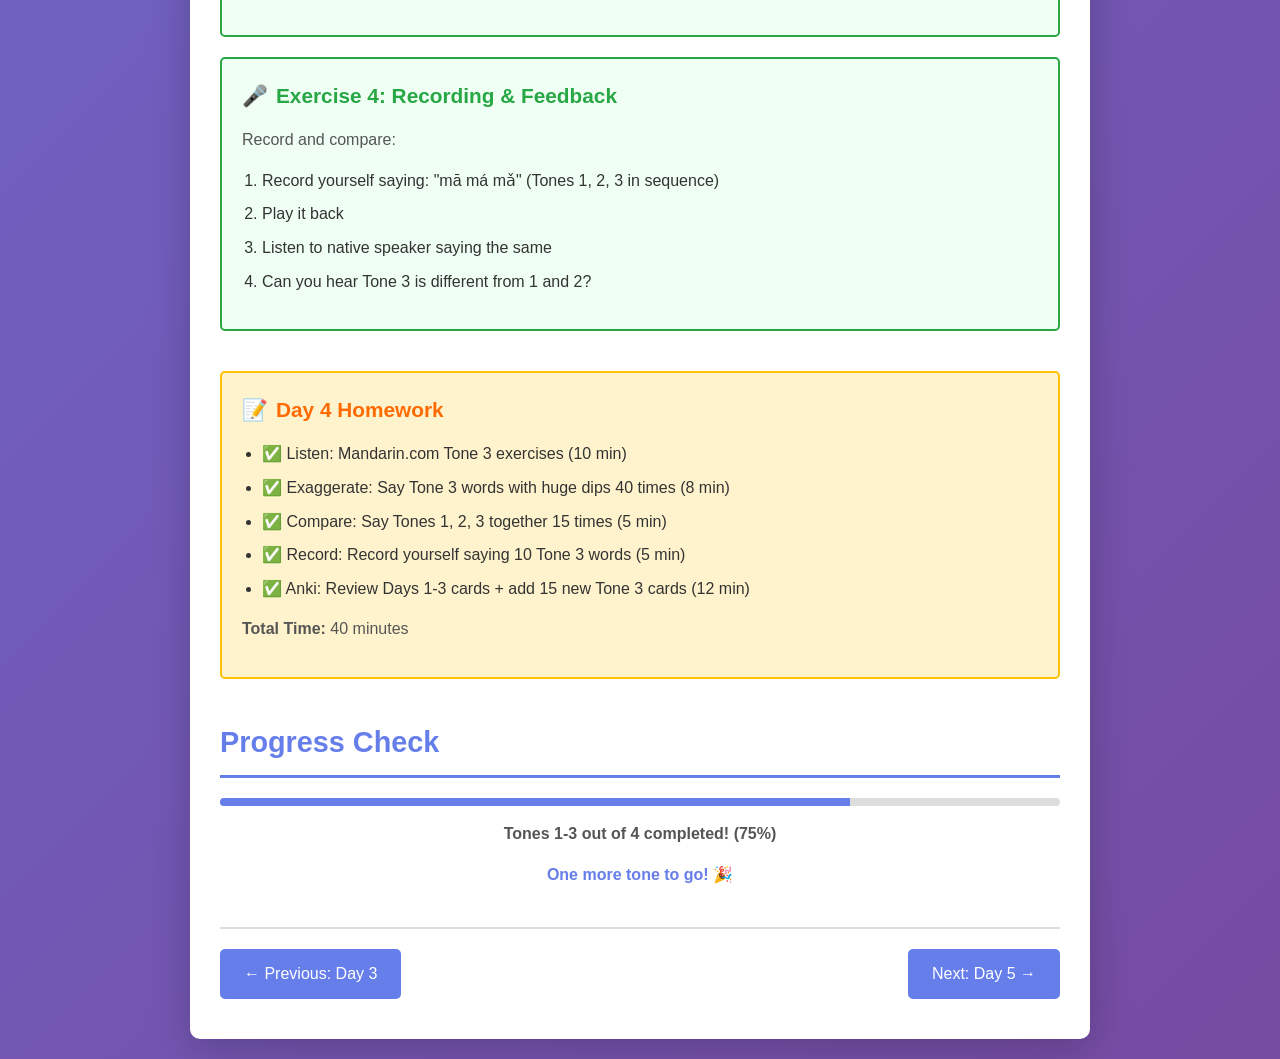
<file: lessons/DAY-04-Tone-3-Deep-Dive.html>
<!DOCTYPE html>
<html lang="en">
<head>
    <meta charset="UTF-8">
    <meta name="viewport" content="width=device-width, initial-scale=1.0">
    <title>Day 4: Tone 3 (Low Dipping) Deep Dive</title>
    <style>
        * { margin: 0; padding: 0; box-sizing: border-box; }
        body { font-family: 'Segoe UI', Tahoma, Geneva, Verdana, sans-serif; background: linear-gradient(135deg, #667eea 0%, #764ba2 100%); color: #333; line-height: 1.6; min-height: 100vh; padding: 20px; }
        .container { max-width: 900px; margin: 0 auto; background: white; border-radius: 10px; box-shadow: 0 10px 40px rgba(0,0,0,0.2); overflow: hidden; }
        .header { background: linear-gradient(135deg, #667eea 0%, #764ba2 100%); color: white; padding: 40px 30px; text-align: center; }
        .header h1 { font-size: 2.5em; margin-bottom: 10px; }
        .header .day-badge { display: inline-block; background: rgba(255,255,255,0.3); padding: 8px 16px; border-radius: 20px; font-size: 1.1em; margin-bottom: 10px; }
        .content { padding: 40px 30px; }
        .section { margin-bottom: 40px; }
        h2 { color: #667eea; font-size: 1.8em; margin-bottom: 20px; border-bottom: 3px solid #667eea; padding-bottom: 10px; }
        h3 { color: #764ba2; font-size: 1.3em; margin: 20px 0 15px 0; }
        p { margin-bottom: 15px; color: #555; }
        .box { background: #f8f9ff; border-left: 4px solid #667eea; padding: 20px; margin: 20px 0; border-radius: 5px; }
        .box.highlight { background: #fff3cd; border-left-color: #ffc107; }
        .chinese-large { font-size: 2em; font-weight: bold; color: #667eea; text-align: center; padding: 20px; background: #f8f9ff; border-radius: 5px; margin: 15px 0; font-family: 'Microsoft YaHei', 'Heiti SC', sans-serif; }
        .pinyin { color: #764ba2; font-style: italic; }
        .pronunciation { color: #28a745; font-weight: bold; }
        .learning-objectives { background: linear-gradient(135deg, #667eea 0%, #764ba2 100%); color: white; padding: 25px; border-radius: 5px; margin-bottom: 30px; }
        .learning-objectives h3 { color: white; margin-top: 0; }
        .learning-objectives ul { margin-left: 20px; }
        .learning-objectives li { margin: 10px 0; }
        .practice { background: #f0fff4; border: 2px solid #28a745; padding: 20px; border-radius: 5px; margin: 20px 0; }
        .practice h3 { color: #28a745; margin-top: 0; }
        .homework { background: #fff3cd; border: 2px solid #ffc107; padding: 20px; border-radius: 5px; margin: 20px 0; }
        .homework h3 { color: #ff6b00; margin-top: 0; }
        .navigation { display: flex; justify-content: space-between; margin-top: 40px; padding-top: 20px; border-top: 2px solid #ddd; }
        .nav-button { background: #667eea; color: white; padding: 12px 24px; border-radius: 5px; text-decoration: none; cursor: pointer; transition: background 0.3s; }
        .nav-button:hover { background: #764ba2; }
        .emoji { margin-right: 8px; }
        ul, ol { margin-left: 20px; margin-bottom: 15px; }
        li { margin-bottom: 8px; }
        table { width: 100%; border-collapse: collapse; margin: 20px 0; }
        th { background: #667eea; color: white; padding: 12px; text-align: left; font-weight: bold; }
        td { padding: 12px; border-bottom: 1px solid #ddd; }
        tr:hover { background: #f8f9ff; }
        .progress-bar { background: #ddd; border-radius: 10px; height: 8px; margin: 15px 0; overflow: hidden; }
        .progress-fill { background: #667eea; height: 100%; }
    </style>
</head>
<body>
    <div class="container">
        <div class="header">
            <div class="day-badge">📅 Day 4 of 30</div>
            <h1>Tone 3: Low Dipping</h1>
            <p>Master the third tone - the trickiest but most satisfying tone</p>
        </div>

        <div class="content">
            <div class="learning-objectives">
                <h3>✨ Today's Objectives</h3>
                <ul>
                    <li>Understand Tone 3: dip LOW then rise slightly</li>
                    <li>Recognize Tone 3 by sound (usually the hardest to hear at first)</li>
                    <li>Understand why Tone 3 feels awkward</li>
                    <li>Practice 10+ Tone 3 words with proper dipping motion</li>
                </ul>
            </div>

            <div class="section">
                <h2>Tone 3: Low Dipping (ˇ)</h2>

                <div class="box highlight">
                    <strong>Key Characteristics:</strong>
                    <ul style="margin-top: 10px;">
                        <li>Pitch: Dips LOW then rises slightly</li>
                        <li>Visual: ∨ (dipping down)</li>
                        <li>Symbol: <span class="pinyin">ǎ ě ǐ ǒ ǔ</span></li>
                        <li>Feeling: Like expressing doubt or uncertainty ("Huh?")</li>
                        <li>Tone Mark: Caron / háček (ˇ) over the vowel</li>
                    </ul>
                </div>

                <div class="box important" style="background: #ffe0e0; border-left-color: #dc3545;">
                    <strong>⚠️ Warning:</strong> Tone 3 is the HARDEST tone for beginners! It feels unnatural because you have to drop your pitch very low. This is completely normal. Most learners "get it" around Day 15-20.
                </div>

                <h3>Understanding Tone 3 Visually</h3>
                <p>Your voice pitch: starts at middle, DROPS LOW, then rises slightly at the end</p>
                <div class="box">
                    <p style="font-size: 2em; text-align: center;">
                        ↘️ DIP LOW ↗️
                    </p>
                    <p style="text-align: center; color: #555;">Go down, then slightly up</p>
                </div>

                <h3>How to Produce Tone 3</h3>
                <div class="box">
                    <ol>
                        <li><strong>Start at middle pitch:</strong> Begin at a comfortable middle level</li>
                        <li><strong>Drop LOW:</strong> Go as low as you can comfortably (lower than your normal voice)</li>
                        <li><strong>Pause:</strong> Stay low for a moment</li>
                        <li><strong>Rise slightly:</strong> Bring it up just a little bit at the end</li>
                        <li><strong>Exaggerate at first:</strong> Make it VERY obvious until it feels natural</li>
                    </ol>
                </div>

                <h3>Why Tone 3 Feels Weird</h3>
                <p>Tone 3 is unnatural because:</p>
                <ul>
                    <li>In English, we rarely dip our pitch that low</li>
                    <li>It requires more effort than Tones 1, 2, and 4</li>
                    <li>The "dip low then rise" motion is awkward at first</li>
                    <li>It often gets confused with Tone 4 (falling) by beginners</li>
                </ul>
                <p style="margin-top: 15px;"><strong>But here's the good news:</strong> Once you practice it 10+ times, your mouth remembers the motion, and it becomes much easier!</p>
            </div>

            <div class="section">
                <h2>Tone 3 Common Words</h2>

                <table>
                    <thead>
                        <tr>
                            <th>Character</th>
                            <th>Pinyin</th>
                            <th>English</th>
                        </tr>
                    </thead>
                    <tbody>
                        <tr>
                            <td class="chinese-large" style="margin: 0; padding: 8px; font-size: 1.4em;">马</td>
                            <td><span class="pinyin">mǎ</span></td>
                            <td>Horse</td>
                        </tr>
                        <tr>
                            <td class="chinese-large" style="margin: 0; padding: 8px; font-size: 1.4em;">你</td>
                            <td><span class="pinyin">nǐ</span></td>
                            <td>You</td>
                        </tr>
                        <tr>
                            <td class="chinese-large" style="margin: 0; padding: 8px; font-size: 1.4em;">我</td>
                            <td><span class="pinyin">wǒ</span></td>
                            <td>I</td>
                        </tr>
                        <tr>
                            <td class="chinese-large" style="margin: 0; padding: 8px; font-size: 1.4em;">五</td>
                            <td><span class="pinyin">wǔ</span></td>
                            <td>Five</td>
                        </tr>
                        <tr>
                            <td class="chinese-large" style="margin: 0; padding: 8px; font-size: 1.4em;">九</td>
                            <td><span class="pinyin">jiǔ</span></td>
                            <td>Nine</td>
                        </tr>
                    </tbody>
                </table>
            </div>

            <div class="section">
                <h2>Practice Exercises</h2>

                <div class="practice">
                    <h3><span class="emoji">🎯</span>Exercise 1: Exaggerate Tone 3</h3>
                    <p><strong>Say these with HUGE dips (exaggerate!):</strong></p>
                    <ul>
                        <li><span class="pinyin">mǎ</span> - Drop your voice super low, then rise slightly</li>
                        <li><span class="pinyin">nǐ</span> - Same motion, make it obvious</li>
                        <li><span class="pinyin">wǒ</span> - Go very low</li>
                    </ul>
                    <p style="margin-top: 15px;"><strong>Pro Tip:</strong> Exaggeration is your friend! Once it feels more natural, you can reduce the exaggeration.</p>
                </div>

                <div class="practice">
                    <h3><span class="emoji">🔄</span>Exercise 2: Tone 1, 2, 3 Comparison</h3>
                    <p>Say these in order and hear all three tones:</p>
                    <ol>
                        <li><span class="pinyin">mā</span> (Tone 1 - FLAT, high) → <span class="pinyin">má</span> (Tone 2 - RISING) → <span class="pinyin">mǎ</span> (Tone 3 - DIPPING)</li>
                        <li><span class="pinyin">tā</span> (Tone 1) → <span class="pinyin">tá</span> (Tone 2) → <span class="pinyin">tǎ</span> (Tone 3)</li>
                    </ol>
                    <p style="margin-top: 15px;"><strong>Goal:</strong> Hear the clear difference between all three</p>
                </div>

                <div class="practice">
                    <h3><span class="emoji">📝</span>Exercise 3: The "Question" Practice</h3>
                    <p>Tone 3 often sounds like you're asking a confused question. Use this:</p>
                    <ol>
                        <li>In English, say "Huh?" with a confused tone (goes low then up)</li>
                        <li>Now say <span class="pinyin">mǎ?</span> with the same motion</li>
                        <li>They should feel similar!</li>
                    </ol>
                </div>

                <div class="practice">
                    <h3><span class="emoji">🎤</span>Exercise 4: Recording & Feedback</h3>
                    <p>Record and compare:</p>
                    <ol>
                        <li>Record yourself saying: "mā má mǎ" (Tones 1, 2, 3 in sequence)</li>
                        <li>Play it back</li>
                        <li>Listen to native speaker saying the same</li>
                        <li>Can you hear Tone 3 is different from 1 and 2?</li>
                    </ol>
                </div>
            </div>

            <div class="section">
                <div class="homework">
                    <h3><span class="emoji">📝</span>Day 4 Homework</h3>
                    <ul>
                        <li>✅ Listen: Mandarin.com Tone 3 exercises (10 min)</li>
                        <li>✅ Exaggerate: Say Tone 3 words with huge dips 40 times (8 min)</li>
                        <li>✅ Compare: Say Tones 1, 2, 3 together 15 times (5 min)</li>
                        <li>✅ Record: Record yourself saying 10 Tone 3 words (5 min)</li>
                        <li>✅ Anki: Review Days 1-3 cards + add 15 new Tone 3 cards (12 min)</li>
                    </ul>
                    <p style="margin-top: 15px;"><strong>Total Time:</strong> 40 minutes</p>
                </div>
            </div>

            <div class="section">
                <h2>Progress Check</h2>
                <div class="progress-bar">
                    <div class="progress-fill" style="width: 75%;"></div>
                </div>
                <p style="text-align: center; margin-top: 10px;"><strong>Tones 1-3 out of 4 completed! (75%)</strong></p>
                <p style="text-align: center; color: #667eea; margin-top: 10px;"><strong>One more tone to go! 🎉</strong></p>
            </div>

            <div class="navigation">
                <a href="DAY-03-Tone-2-Deep-Dive.html" class="nav-button">← Previous: Day 3</a>
                <a href="DAY-05-Tone-4-Deep-Dive.html" class="nav-button">Next: Day 5 →</a>
            </div>
        </div>
    </div>
</body>
</html>
</file>
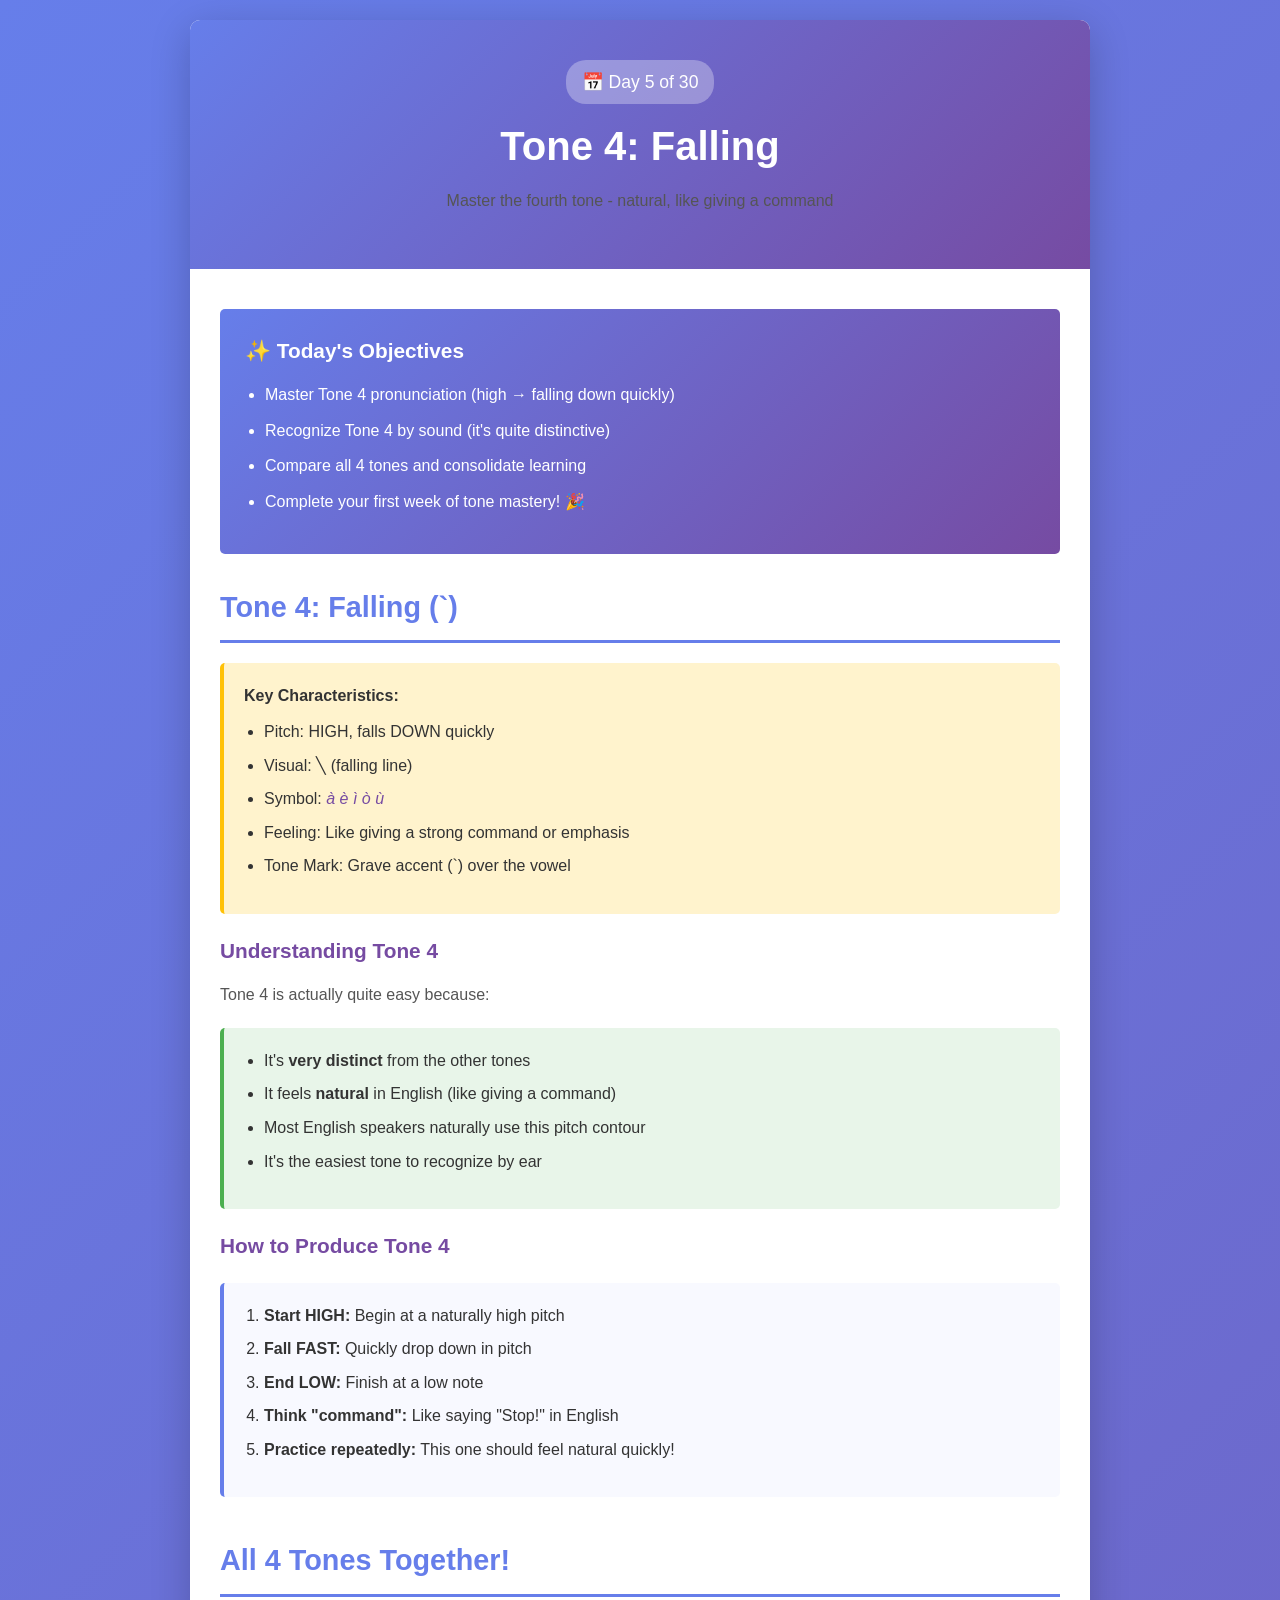
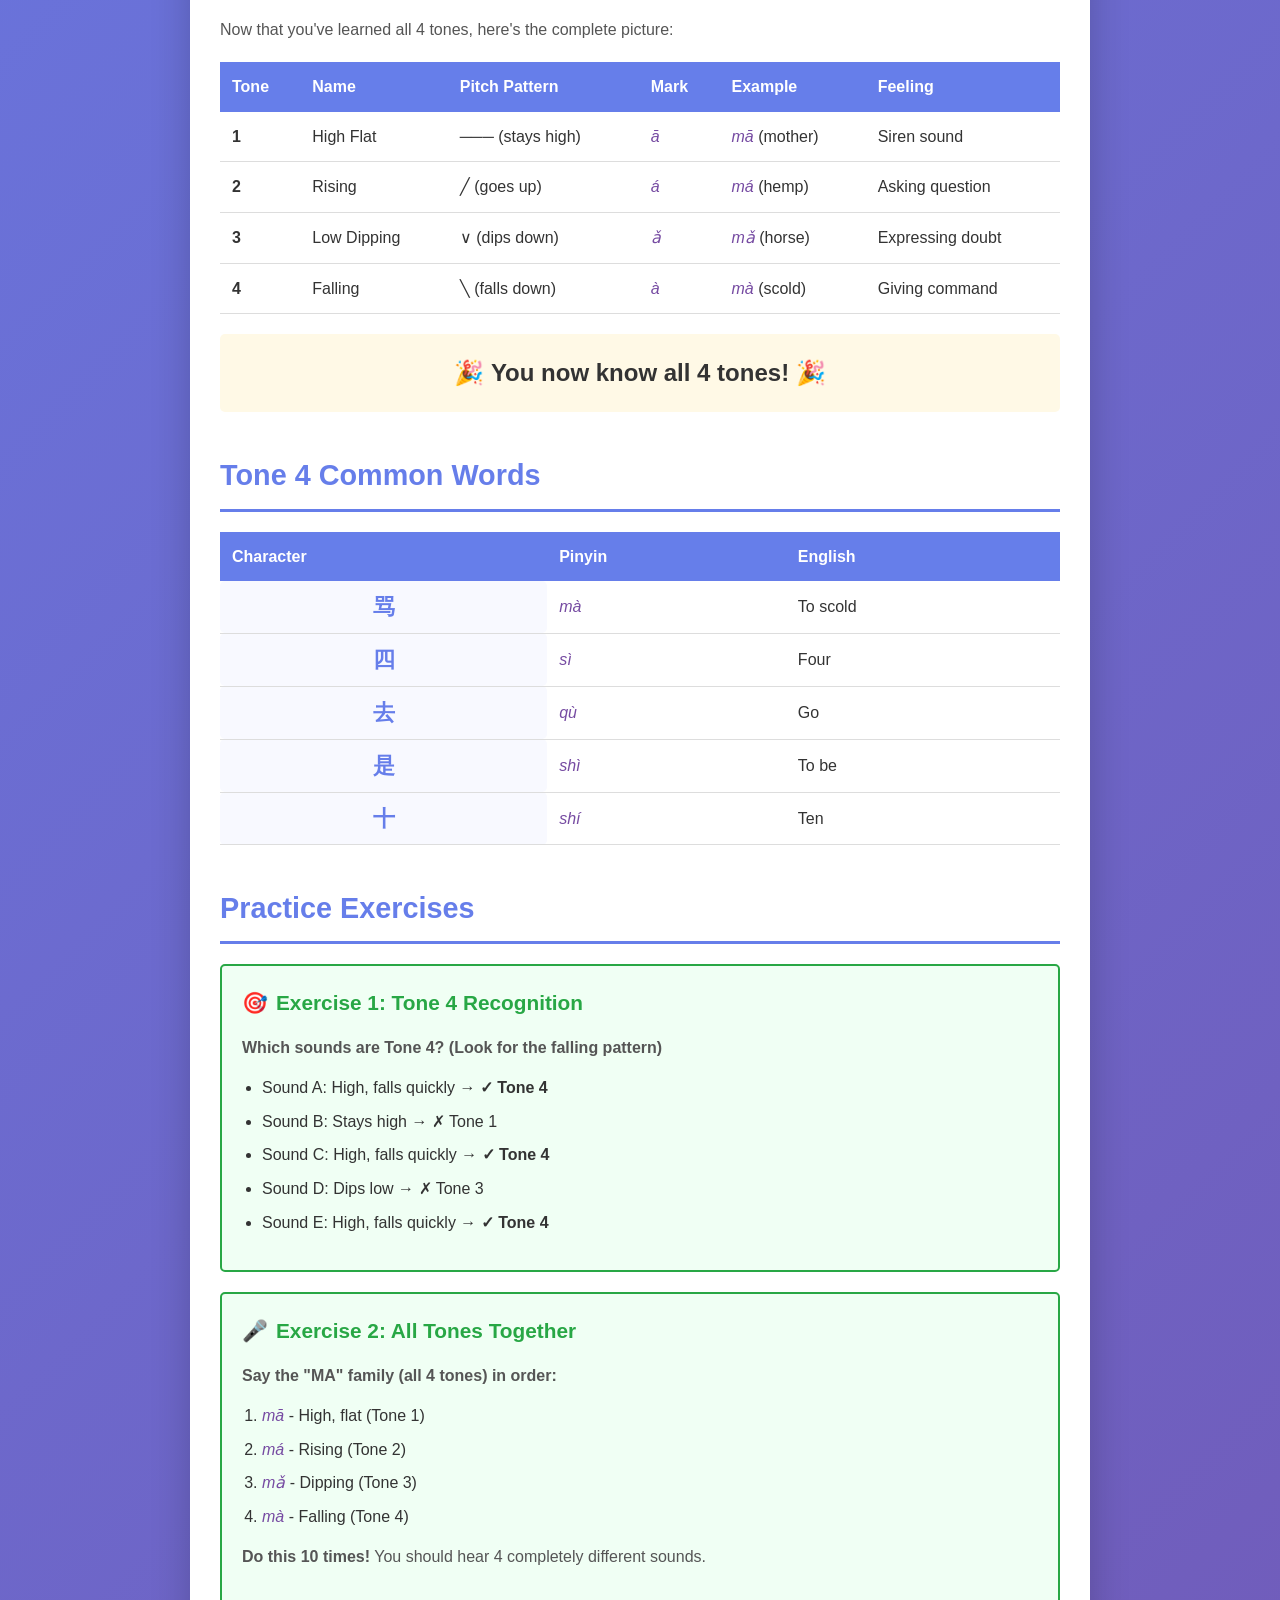
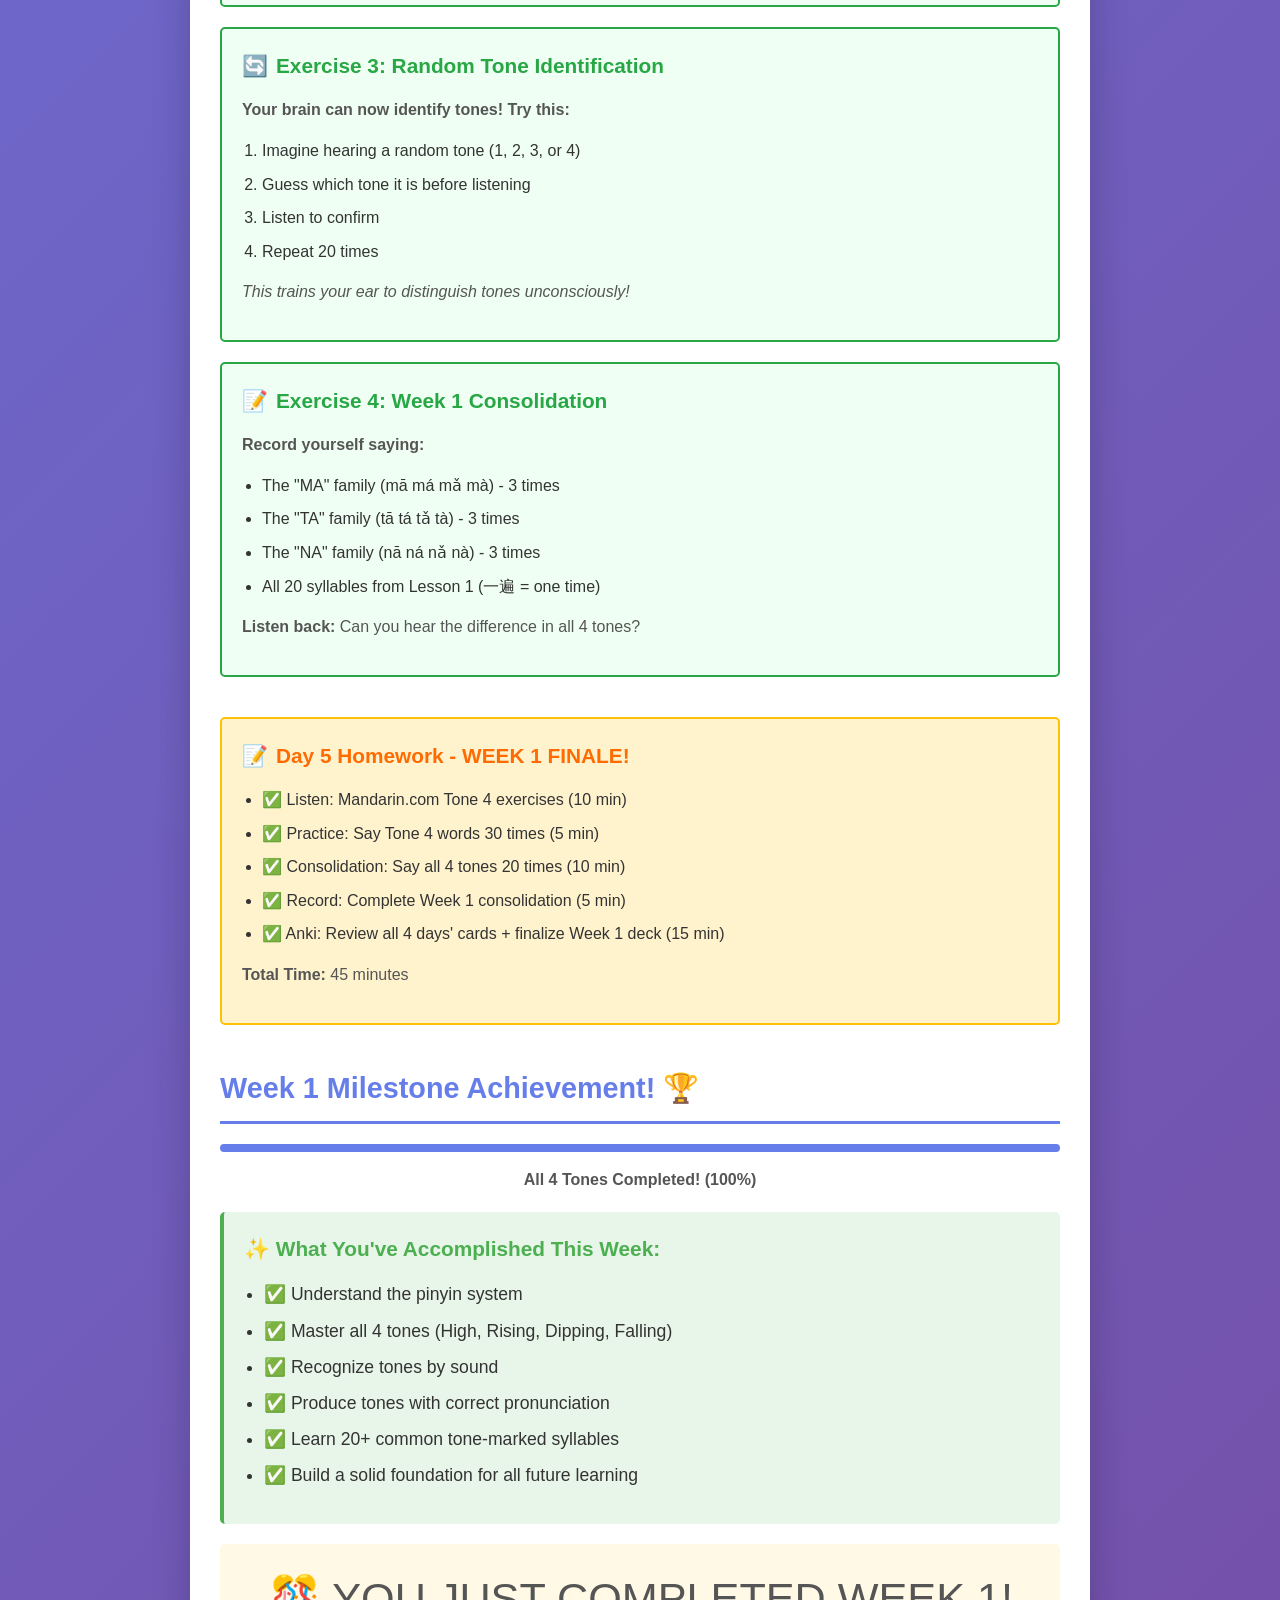
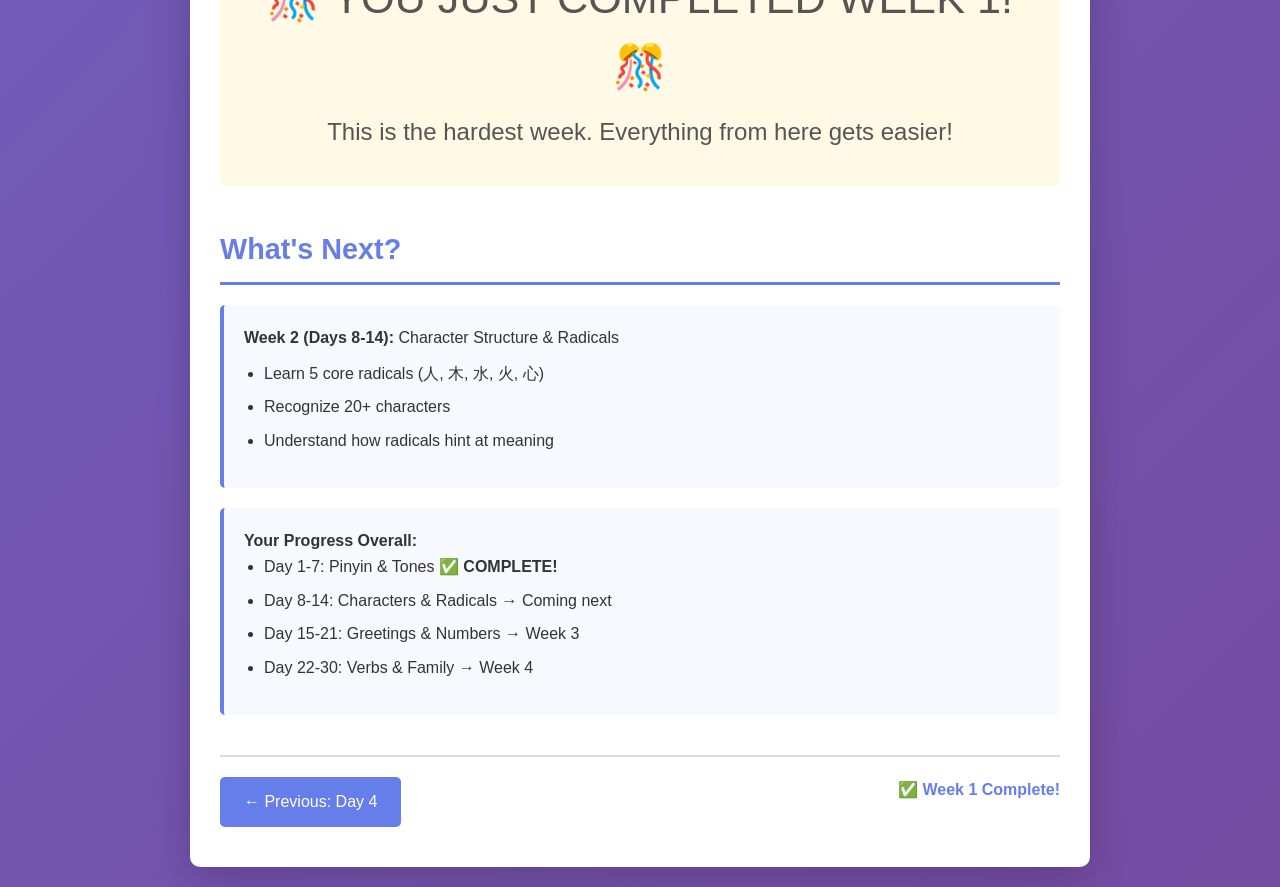
<file: lessons/DAY-05-Tone-4-Deep-Dive.html>
<!DOCTYPE html>
<html lang="en">
<head>
    <meta charset="UTF-8">
    <meta name="viewport" content="width=device-width, initial-scale=1.0">
    <title>Day 5: Tone 4 (Falling) Deep Dive</title>
    <style>
        * { margin: 0; padding: 0; box-sizing: border-box; }
        body { font-family: 'Segoe UI', Tahoma, Geneva, Verdana, sans-serif; background: linear-gradient(135deg, #667eea 0%, #764ba2 100%); color: #333; line-height: 1.6; min-height: 100vh; padding: 20px; }
        .container { max-width: 900px; margin: 0 auto; background: white; border-radius: 10px; box-shadow: 0 10px 40px rgba(0,0,0,0.2); overflow: hidden; }
        .header { background: linear-gradient(135deg, #667eea 0%, #764ba2 100%); color: white; padding: 40px 30px; text-align: center; }
        .header h1 { font-size: 2.5em; margin-bottom: 10px; }
        .header .day-badge { display: inline-block; background: rgba(255,255,255,0.3); padding: 8px 16px; border-radius: 20px; font-size: 1.1em; margin-bottom: 10px; }
        .content { padding: 40px 30px; }
        .section { margin-bottom: 40px; }
        h2 { color: #667eea; font-size: 1.8em; margin-bottom: 20px; border-bottom: 3px solid #667eea; padding-bottom: 10px; }
        h3 { color: #764ba2; font-size: 1.3em; margin: 20px 0 15px 0; }
        p { margin-bottom: 15px; color: #555; }
        .box { background: #f8f9ff; border-left: 4px solid #667eea; padding: 20px; margin: 20px 0; border-radius: 5px; }
        .box.highlight { background: #fff3cd; border-left-color: #ffc107; }
        .box.success { background: #e8f5e9; border-left-color: #4caf50; }
        .chinese-large { font-size: 2em; font-weight: bold; color: #667eea; text-align: center; padding: 20px; background: #f8f9ff; border-radius: 5px; margin: 15px 0; font-family: 'Microsoft YaHei', 'Heiti SC', sans-serif; }
        .pinyin { color: #764ba2; font-style: italic; }
        .pronunciation { color: #28a745; font-weight: bold; }
        .learning-objectives { background: linear-gradient(135deg, #667eea 0%, #764ba2 100%); color: white; padding: 25px; border-radius: 5px; margin-bottom: 30px; }
        .learning-objectives h3 { color: white; margin-top: 0; }
        .learning-objectives ul { margin-left: 20px; }
        .learning-objectives li { margin: 10px 0; }
        .practice { background: #f0fff4; border: 2px solid #28a745; padding: 20px; border-radius: 5px; margin: 20px 0; }
        .practice h3 { color: #28a745; margin-top: 0; }
        .homework { background: #fff3cd; border: 2px solid #ffc107; padding: 20px; border-radius: 5px; margin: 20px 0; }
        .homework h3 { color: #ff6b00; margin-top: 0; }
        .navigation { display: flex; justify-content: space-between; margin-top: 40px; padding-top: 20px; border-top: 2px solid #ddd; }
        .nav-button { background: #667eea; color: white; padding: 12px 24px; border-radius: 5px; text-decoration: none; cursor: pointer; transition: background 0.3s; }
        .nav-button:hover { background: #764ba2; }
        .emoji { margin-right: 8px; }
        ul, ol { margin-left: 20px; margin-bottom: 15px; }
        li { margin-bottom: 8px; }
        table { width: 100%; border-collapse: collapse; margin: 20px 0; }
        th { background: #667eea; color: white; padding: 12px; text-align: left; font-weight: bold; }
        td { padding: 12px; border-bottom: 1px solid #ddd; }
        tr:hover { background: #f8f9ff; }
        .progress-bar { background: #ddd; border-radius: 10px; height: 8px; margin: 15px 0; overflow: hidden; }
        .progress-fill { background: #667eea; height: 100%; }
        .celebration { text-align: center; font-size: 1.5em; padding: 20px; background: #fff9e6; border-radius: 5px; margin: 20px 0; }
    </style>
</head>
<body>
    <div class="container">
        <div class="header">
            <div class="day-badge">📅 Day 5 of 30</div>
            <h1>Tone 4: Falling</h1>
            <p>Master the fourth tone - natural, like giving a command</p>
        </div>

        <div class="content">
            <div class="learning-objectives">
                <h3>✨ Today's Objectives</h3>
                <ul>
                    <li>Master Tone 4 pronunciation (high → falling down quickly)</li>
                    <li>Recognize Tone 4 by sound (it's quite distinctive)</li>
                    <li>Compare all 4 tones and consolidate learning</li>
                    <li>Complete your first week of tone mastery! 🎉</li>
                </ul>
            </div>

            <div class="section">
                <h2>Tone 4: Falling (`)</h2>

                <div class="box highlight">
                    <strong>Key Characteristics:</strong>
                    <ul style="margin-top: 10px;">
                        <li>Pitch: HIGH, falls DOWN quickly</li>
                        <li>Visual: ╲ (falling line)</li>
                        <li>Symbol: <span class="pinyin">à è ì ò ù</span></li>
                        <li>Feeling: Like giving a strong command or emphasis</li>
                        <li>Tone Mark: Grave accent (`) over the vowel</li>
                    </ul>
                </div>

                <h3>Understanding Tone 4</h3>
                <p>Tone 4 is actually quite easy because:</p>
                <div class="box success">
                    <ul>
                        <li>It's <strong>very distinct</strong> from the other tones</li>
                        <li>It feels <strong>natural</strong> in English (like giving a command)</li>
                        <li>Most English speakers naturally use this pitch contour</li>
                        <li>It's the easiest tone to recognize by ear</li>
                    </ul>
                </div>

                <h3>How to Produce Tone 4</h3>
                <div class="box">
                    <ol>
                        <li><strong>Start HIGH:</strong> Begin at a naturally high pitch</li>
                        <li><strong>Fall FAST:</strong> Quickly drop down in pitch</li>
                        <li><strong>End LOW:</strong> Finish at a low note</li>
                        <li><strong>Think "command":</strong> Like saying "Stop!" in English</li>
                        <li><strong>Practice repeatedly:</strong> This one should feel natural quickly!</li>
                    </ol>
                </div>
            </div>

            <div class="section">
                <h2>All 4 Tones Together!</h2>
                <p>Now that you've learned all 4 tones, here's the complete picture:</p>

                <table>
                    <thead>
                        <tr>
                            <th>Tone</th>
                            <th>Name</th>
                            <th>Pitch Pattern</th>
                            <th>Mark</th>
                            <th>Example</th>
                            <th>Feeling</th>
                        </tr>
                    </thead>
                    <tbody>
                        <tr>
                            <td><strong>1</strong></td>
                            <td>High Flat</td>
                            <td>───  (stays high)</td>
                            <td><span class="pinyin">ā</span></td>
                            <td><span class="pinyin">mā</span> (mother)</td>
                            <td>Siren sound</td>
                        </tr>
                        <tr>
                            <td><strong>2</strong></td>
                            <td>Rising</td>
                            <td>╱ (goes up)</td>
                            <td><span class="pinyin">á</span></td>
                            <td><span class="pinyin">má</span> (hemp)</td>
                            <td>Asking question</td>
                        </tr>
                        <tr>
                            <td><strong>3</strong></td>
                            <td>Low Dipping</td>
                            <td>∨ (dips down)</td>
                            <td><span class="pinyin">ǎ</span></td>
                            <td><span class="pinyin">mǎ</span> (horse)</td>
                            <td>Expressing doubt</td>
                        </tr>
                        <tr>
                            <td><strong>4</strong></td>
                            <td>Falling</td>
                            <td>╲ (falls down)</td>
                            <td><span class="pinyin">à</span></td>
                            <td><span class="pinyin">mà</span> (scold)</td>
                            <td>Giving command</td>
                        </tr>
                    </tbody>
                </table>

                <div class="celebration">
                    🎉 <strong>You now know all 4 tones!</strong> 🎉
                </div>
            </div>

            <div class="section">
                <h2>Tone 4 Common Words</h2>

                <table>
                    <thead>
                        <tr>
                            <th>Character</th>
                            <th>Pinyin</th>
                            <th>English</th>
                        </tr>
                    </thead>
                    <tbody>
                        <tr>
                            <td class="chinese-large" style="margin: 0; padding: 8px; font-size: 1.4em;">骂</td>
                            <td><span class="pinyin">mà</span></td>
                            <td>To scold</td>
                        </tr>
                        <tr>
                            <td class="chinese-large" style="margin: 0; padding: 8px; font-size: 1.4em;">四</td>
                            <td><span class="pinyin">sì</span></td>
                            <td>Four</td>
                        </tr>
                        <tr>
                            <td class="chinese-large" style="margin: 0; padding: 8px; font-size: 1.4em;">去</td>
                            <td><span class="pinyin">qù</span></td>
                            <td>Go</td>
                        </tr>
                        <tr>
                            <td class="chinese-large" style="margin: 0; padding: 8px; font-size: 1.4em;">是</td>
                            <td><span class="pinyin">shì</span></td>
                            <td>To be</td>
                        </tr>
                        <tr>
                            <td class="chinese-large" style="margin: 0; padding: 8px; font-size: 1.4em;">十</td>
                            <td><span class="pinyin">shí</span></td>
                            <td>Ten</td>
                        </tr>
                    </tbody>
                </table>
            </div>

            <div class="section">
                <h2>Practice Exercises</h2>

                <div class="practice">
                    <h3><span class="emoji">🎯</span>Exercise 1: Tone 4 Recognition</h3>
                    <p><strong>Which sounds are Tone 4? (Look for the falling pattern)</strong></p>
                    <ul>
                        <li>Sound A: High, falls quickly → <strong>✓ Tone 4</strong></li>
                        <li>Sound B: Stays high → ✗ Tone 1</li>
                        <li>Sound C: High, falls quickly → <strong>✓ Tone 4</strong></li>
                        <li>Sound D: Dips low → ✗ Tone 3</li>
                        <li>Sound E: High, falls quickly → <strong>✓ Tone 4</strong></li>
                    </ul>
                </div>

                <div class="practice">
                    <h3><span class="emoji">🎤</span>Exercise 2: All Tones Together</h3>
                    <p><strong>Say the "MA" family (all 4 tones) in order:</strong></p>
                    <ol>
                        <li><span class="pinyin">mā</span> - High, flat (Tone 1)</li>
                        <li><span class="pinyin">má</span> - Rising (Tone 2)</li>
                        <li><span class="pinyin">mǎ</span> - Dipping (Tone 3)</li>
                        <li><span class="pinyin">mà</span> - Falling (Tone 4)</li>
                    </ol>
                    <p style="margin-top: 15px;"><strong>Do this 10 times!</strong> You should hear 4 completely different sounds.</p>
                </div>

                <div class="practice">
                    <h3><span class="emoji">🔄</span>Exercise 3: Random Tone Identification</h3>
                    <p><strong>Your brain can now identify tones! Try this:</strong></p>
                    <ol>
                        <li>Imagine hearing a random tone (1, 2, 3, or 4)</li>
                        <li>Guess which tone it is before listening</li>
                        <li>Listen to confirm</li>
                        <li>Repeat 20 times</li>
                    </ol>
                    <p style="margin-top: 15px;"><em>This trains your ear to distinguish tones unconsciously!</em></p>
                </div>

                <div class="practice">
                    <h3><span class="emoji">📝</span>Exercise 4: Week 1 Consolidation</h3>
                    <p><strong>Record yourself saying:</strong></p>
                    <ul>
                        <li>The "MA" family (mā má mǎ mà) - 3 times</li>
                        <li>The "TA" family (tā tá tǎ tà) - 3 times</li>
                        <li>The "NA" family (nā ná nǎ nà) - 3 times</li>
                        <li>All 20 syllables from Lesson 1 (一遍 = one time)</li>
                    </ul>
                    <p style="margin-top: 15px;"><strong>Listen back:</strong> Can you hear the difference in all 4 tones?</p>
                </div>
            </div>

            <div class="section">
                <div class="homework">
                    <h3><span class="emoji">📝</span>Day 5 Homework - WEEK 1 FINALE!</h3>
                    <ul>
                        <li>✅ Listen: Mandarin.com Tone 4 exercises (10 min)</li>
                        <li>✅ Practice: Say Tone 4 words 30 times (5 min)</li>
                        <li>✅ Consolidation: Say all 4 tones 20 times (10 min)</li>
                        <li>✅ Record: Complete Week 1 consolidation (5 min)</li>
                        <li>✅ Anki: Review all 4 days' cards + finalize Week 1 deck (15 min)</li>
                    </ul>
                    <p style="margin-top: 15px;"><strong>Total Time:</strong> 45 minutes</p>
                </div>
            </div>

            <div class="section">
                <h2>Week 1 Milestone Achievement! 🏆</h2>
                <div class="progress-bar">
                    <div class="progress-fill" style="width: 100%;"></div>
                </div>
                <p style="text-align: center; margin-top: 10px;"><strong>All 4 Tones Completed! (100%)</strong></p>

                <div class="box success">
                    <h3 style="color: #4caf50; margin-top: 0;">✨ What You've Accomplished This Week:</h3>
                    <ul style="font-size: 1.1em;">
                        <li>✅ Understand the pinyin system</li>
                        <li>✅ Master all 4 tones (High, Rising, Dipping, Falling)</li>
                        <li>✅ Recognize tones by sound</li>
                        <li>✅ Produce tones with correct pronunciation</li>
                        <li>✅ Learn 20+ common tone-marked syllables</li>
                        <li>✅ Build a solid foundation for all future learning</li>
                    </ul>
                </div>

                <div class="celebration">
                    <p style="font-size: 1.8em; margin: 0;">🎊 YOU JUST COMPLETED WEEK 1! 🎊</p>
                    <p style="margin-top: 10px;">This is the hardest week. Everything from here gets easier!</p>
                </div>
            </div>

            <div class="section">
                <h2>What's Next?</h2>
                <div class="box">
                    <strong>Week 2 (Days 8-14):</strong> Character Structure & Radicals
                    <ul style="margin-top: 10px;">
                        <li>Learn 5 core radicals (人, 木, 水, 火, 心)</li>
                        <li>Recognize 20+ characters</li>
                        <li>Understand how radicals hint at meaning</li>
                    </ul>
                </div>
                <div class="box" style="margin-top: 15px;">
                    <strong>Your Progress Overall:</strong>
                    <ul>
                        <li>Day 1-7: Pinyin & Tones ✅ <strong>COMPLETE!</strong></li>
                        <li>Day 8-14: Characters & Radicals → Coming next</li>
                        <li>Day 15-21: Greetings & Numbers → Week 3</li>
                        <li>Day 22-30: Verbs & Family → Week 4</li>
                    </ul>
                </div>
            </div>

            <div class="navigation">
                <a href="DAY-04-Tone-3-Deep-Dive.html" class="nav-button">← Previous: Day 4</a>
                <span style="color: #667eea; font-weight: bold;">✅ Week 1 Complete!</span>
            </div>
        </div>
    </div>
</body>
</html>
</file>
<file: assets/lesson-styles.css>
/* HSK1 Learning Path - Unified Styles */

:root {
  --primary: #d32f2f;
  --primary-light: #ef5350;
  --primary-dark: #c62828;
  --secondary: #1976d2;
  --success: #388e3c;
  --warning: #f57c00;
  --neutral: #616161;
  --bg-light: #fafafa;
  --bg-white: #ffffff;
  --border: #e0e0e0;
  --text-primary: #212121;
  --text-secondary: #757575;
}

* {
  box-sizing: border-box;
}

body {
  font-family: -apple-system, BlinkMacSystemFont, 'Segoe UI', 'Roboto', 'Oxygen', 'Ubuntu', 'Cantarell', sans-serif;
  line-height: 1.6;
  color: var(--text-primary);
  background: var(--bg-white);
  max-width: 900px;
  margin: 0 auto;
  padding: 2rem;
}

h1 {
  color: var(--primary-dark);
  font-size: 2rem;
  margin-bottom: 0.5rem;
  border-bottom: 3px solid var(--primary);
  padding-bottom: 0.5rem;
}

h2 {
  color: var(--secondary);
  font-size: 1.5rem;
  margin-top: 2rem;
  margin-bottom: 1rem;
}

h3 {
  color: var(--text-primary);
  font-size: 1.1rem;
  margin-top: 1.5rem;
}

p {
  margin-bottom: 1rem;
  color: var(--text-primary);
}

.lesson-meta {
  display: flex;
  gap: 1rem;
  margin-bottom: 2rem;
  padding: 1rem;
  background: var(--bg-light);
  border-radius: 8px;
  font-size: 0.9rem;
  color: var(--text-secondary);
}

.lesson-meta span {
  display: flex;
  align-items: center;
  gap: 0.3rem;
}

/* Example boxes */
.example {
  background: #fff3e0;
  border-left: 4px solid var(--warning);
  padding: 1rem;
  margin: 1rem 0;
  border-radius: 4px;
}

.example-title {
  font-weight: 600;
  color: var(--text-primary);
  margin-bottom: 0.5rem;
}

/* Audio / Interactive boxes */
.audio-box {
  background: #e3f2fd;
  border-left: 4px solid var(--secondary);
  padding: 1rem;
  margin: 1rem 0;
  border-radius: 4px;
}

.audio-box button {
  background: var(--secondary);
  color: white;
  border: none;
  padding: 0.5rem 1rem;
  border-radius: 4px;
  cursor: pointer;
  font-size: 1rem;
  margin-top: 0.5rem;
}

.audio-box button:hover {
  background: #1565c0;
}

/* Tables */
table {
  width: 100%;
  border-collapse: collapse;
  margin: 1.5rem 0;
}

th, td {
  border: 1px solid var(--border);
  padding: 0.75rem;
  text-align: left;
}

th {
  background: var(--primary);
  color: white;
  font-weight: 600;
}

tr:nth-child(even) {
  background: var(--bg-light);
}

/* Chinese text styling */
.chinese-text {
  font-size: 1.2rem;
  font-weight: 500;
  color: var(--primary-dark);
  font-family: 'SimSun', 'NotoSerifSC', serif;
}

.pinyin {
  font-size: 0.9rem;
  color: var(--secondary);
  display: block;
  margin-top: 0.2rem;
}

/* Tone marks visualization */
.tone-mark {
  display: inline-block;
  padding: 0.2rem 0.4rem;
  margin: 0 0.2rem;
  border-radius: 4px;
  font-weight: 600;
}

.tone-1 { background: #ffebee; color: var(--primary); }
.tone-2 { background: #e8f5e9; color: var(--success); }
.tone-3 { background: #fff3e0; color: var(--warning); }
.tone-4 { background: #e3f2fd; color: var(--secondary); }

/* Practice section */
.practice {
  background: #f3e5f5;
  border-left: 4px solid #7b1fa2;
  padding: 1.5rem;
  margin: 2rem 0;
  border-radius: 4px;
}

.practice h3 {
  margin-top: 0;
  color: #7b1fa2;
}

/* Quiz styling */
.quiz-question {
  background: var(--bg-light);
  padding: 1rem;
  margin: 1rem 0;
  border-radius: 4px;
}

.quiz-options {
  display: flex;
  flex-direction: column;
  gap: 0.5rem;
  margin-top: 1rem;
}

.quiz-option {
  padding: 0.75rem;
  border: 2px solid var(--border);
  border-radius: 4px;
  cursor: pointer;
  background: white;
  transition: all 0.3s;
}

.quiz-option:hover {
  border-color: var(--secondary);
  background: #e3f2fd;
}

.quiz-option.correct {
  background: #c8e6c9;
  border-color: var(--success);
  color: var(--success);
}

.quiz-option.incorrect {
  background: #ffcdd2;
  border-color: var(--primary);
  color: var(--primary);
}

/* Learning navigation */
.nav-links {
  display: flex;
  gap: 1rem;
  margin-top: 2rem;
  padding-top: 2rem;
  border-top: 2px solid var(--border);
}

.nav-links a {
  padding: 0.5rem 1rem;
  border-radius: 4px;
  text-decoration: none;
  font-weight: 500;
}

.nav-prev {
  background: var(--bg-light);
  color: var(--secondary);
}

.nav-prev:hover {
  background: #e3f2fd;
}

.nav-next {
  background: var(--secondary);
  color: white;
  margin-left: auto;
}

.nav-next:hover {
  background: #1565c0;
}

/* Key takeaway box */
.takeaway {
  background: linear-gradient(135deg, #fff5e6 0%, #fff9f0 100%);
  border-left: 4px solid var(--primary);
  padding: 1.5rem;
  margin: 2rem 0;
  border-radius: 4px;
}

.takeaway h4 {
  margin-top: 0;
  color: var(--primary-dark);
}

/* Source citation */
.source {
  margin-top: 2rem;
  padding-top: 1rem;
  border-top: 2px solid var(--border);
  font-size: 0.9rem;
  color: var(--text-secondary);
}

.source a {
  color: var(--secondary);
  text-decoration: none;
}

.source a:hover {
  text-decoration: underline;
}

/* Mobile responsive */
@media (max-width: 600px) {
  body {
    padding: 1rem;
  }

  h1 {
    font-size: 1.5rem;
  }

  h2 {
    font-size: 1.2rem;
  }

  .lesson-meta {
    flex-direction: column;
    gap: 0.5rem;
  }

  table {
    font-size: 0.9rem;
  }

  th, td {
    padding: 0.5rem;
  }

  .nav-links {
    flex-direction: column;
  }

  .nav-next {
    margin-left: 0;
  }
}
</file>
